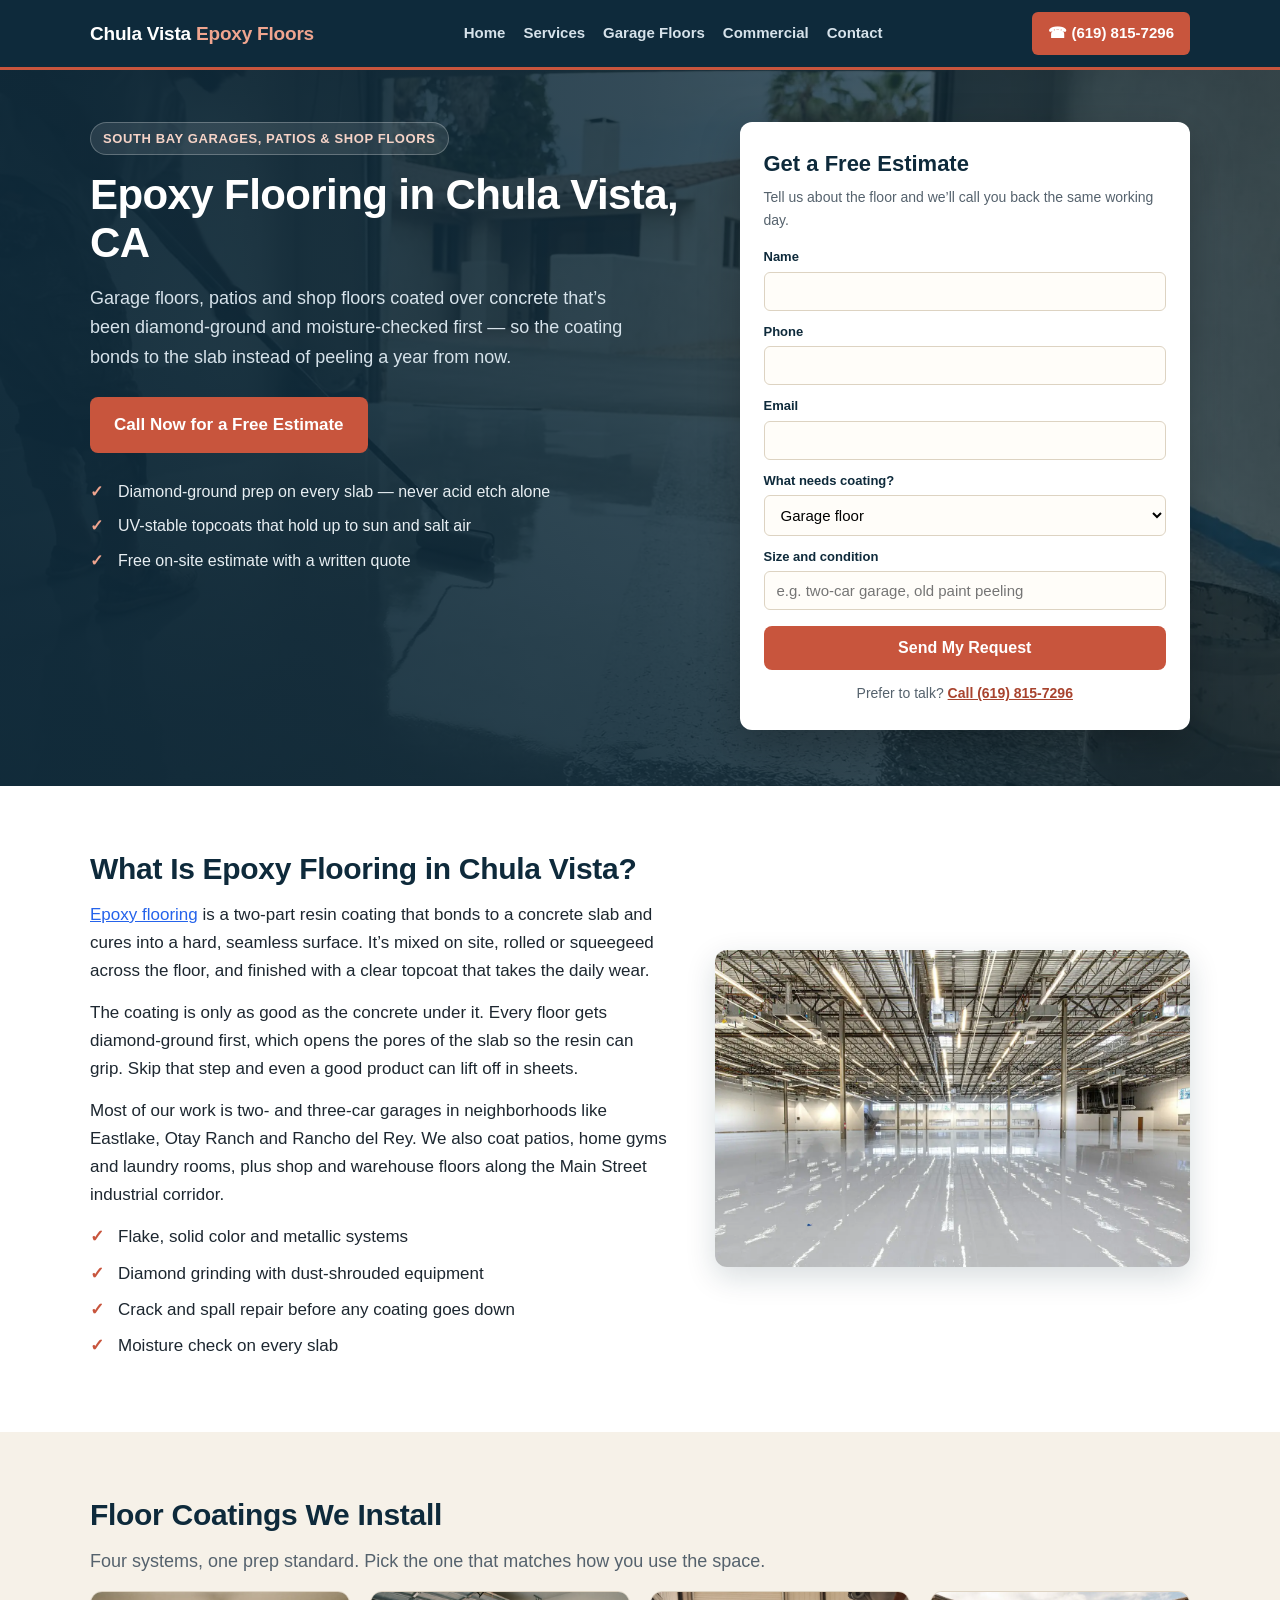
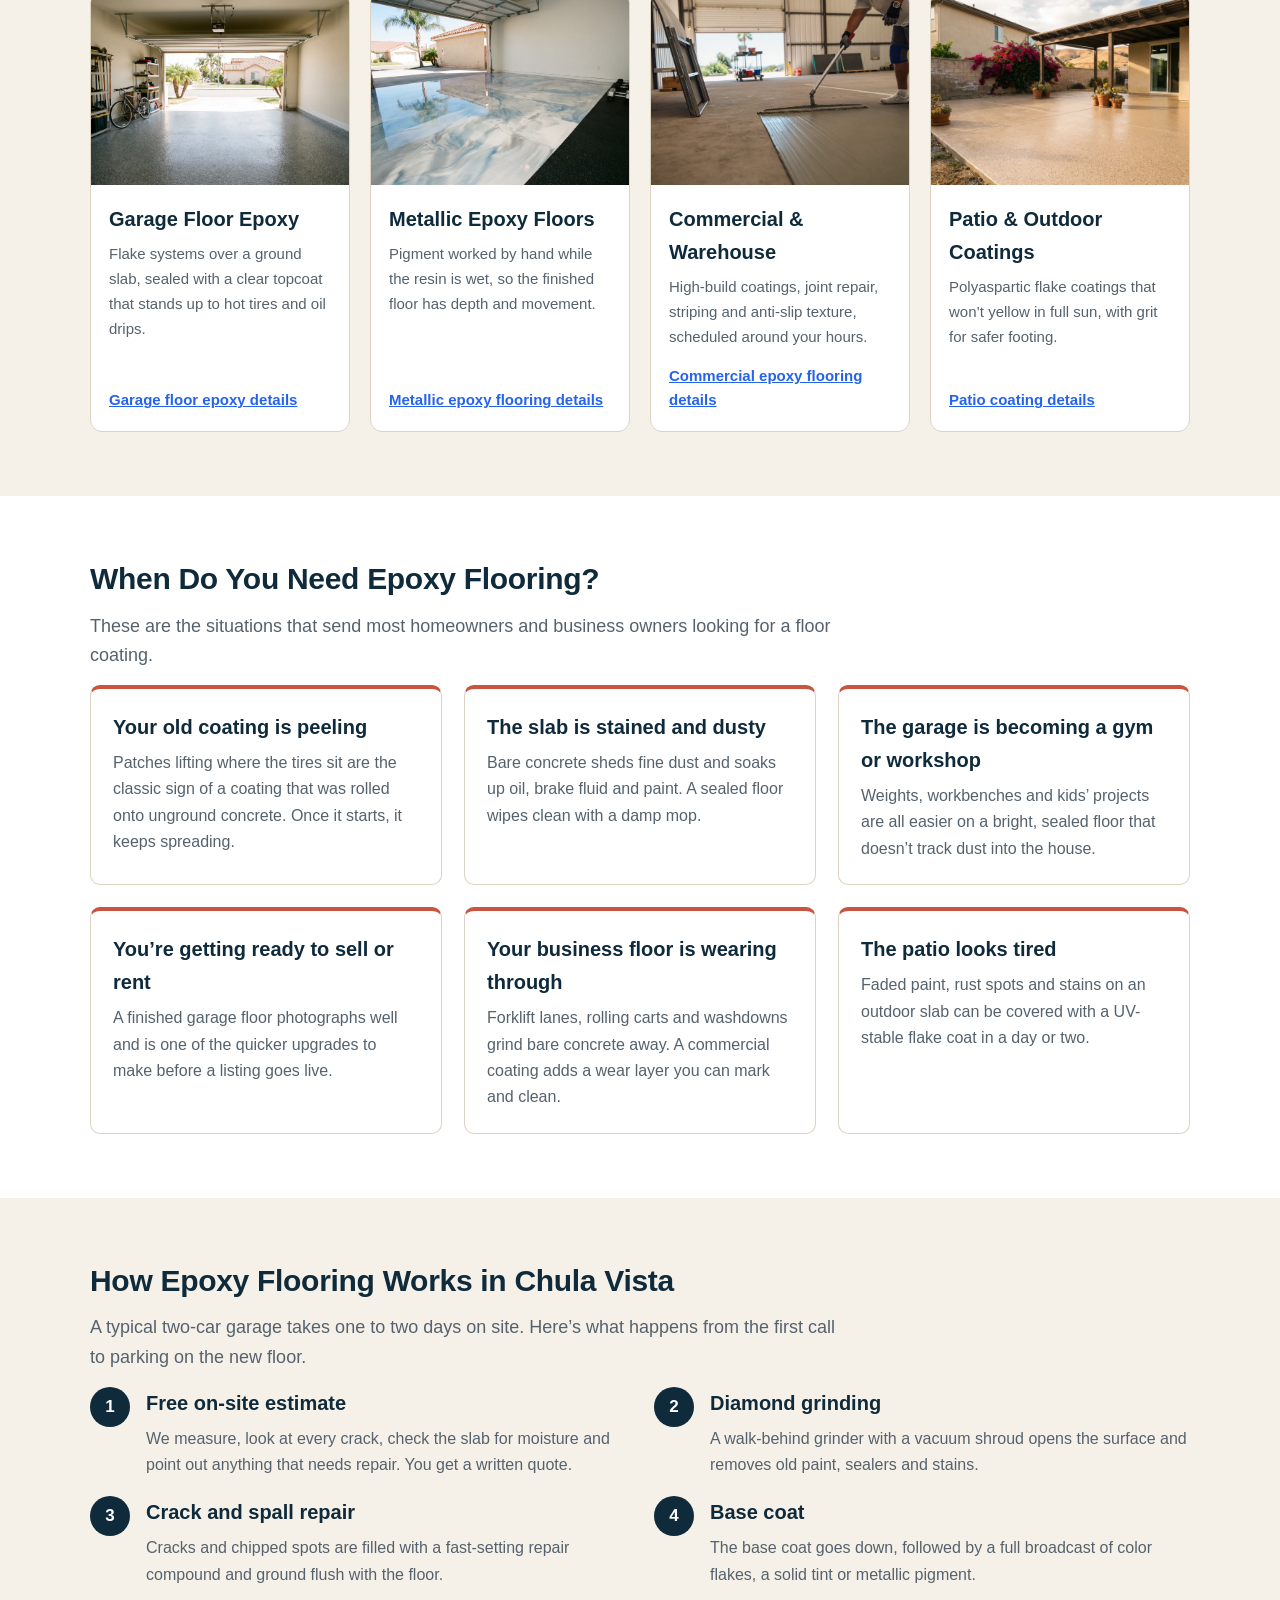
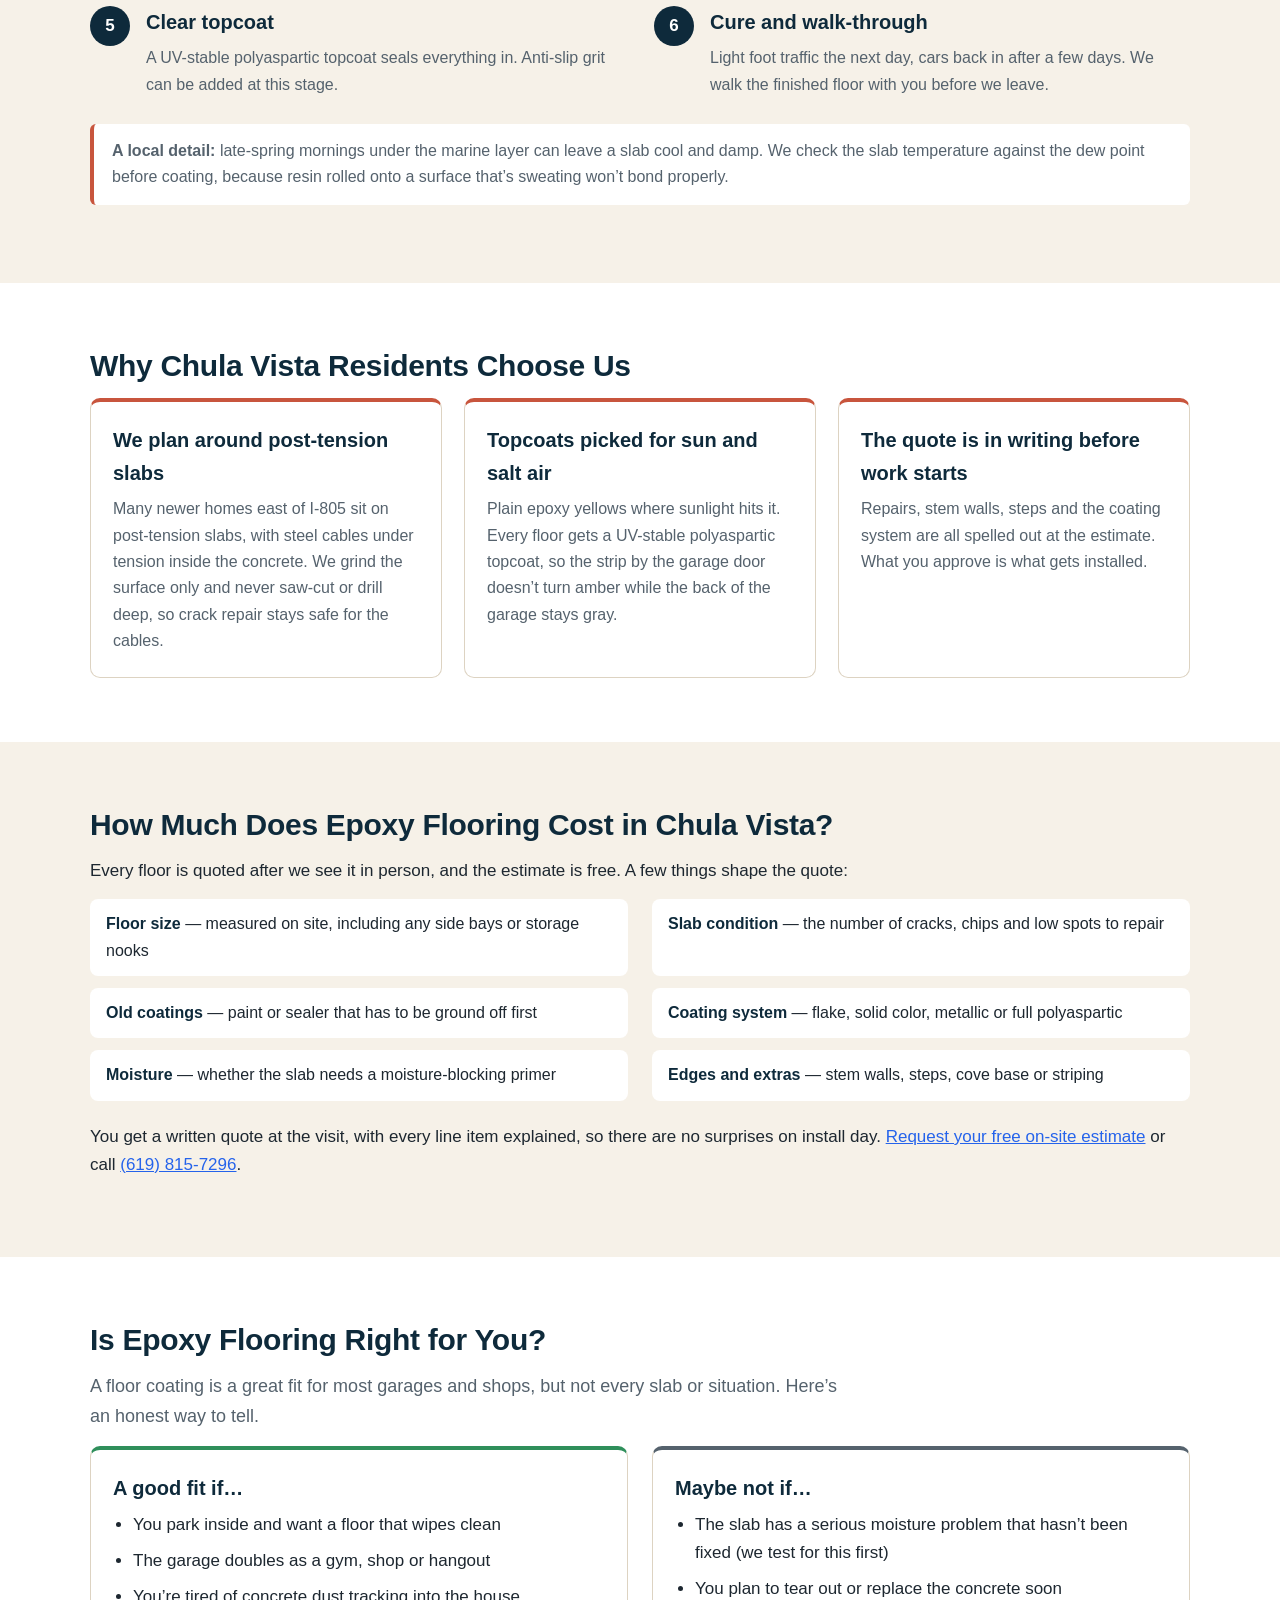
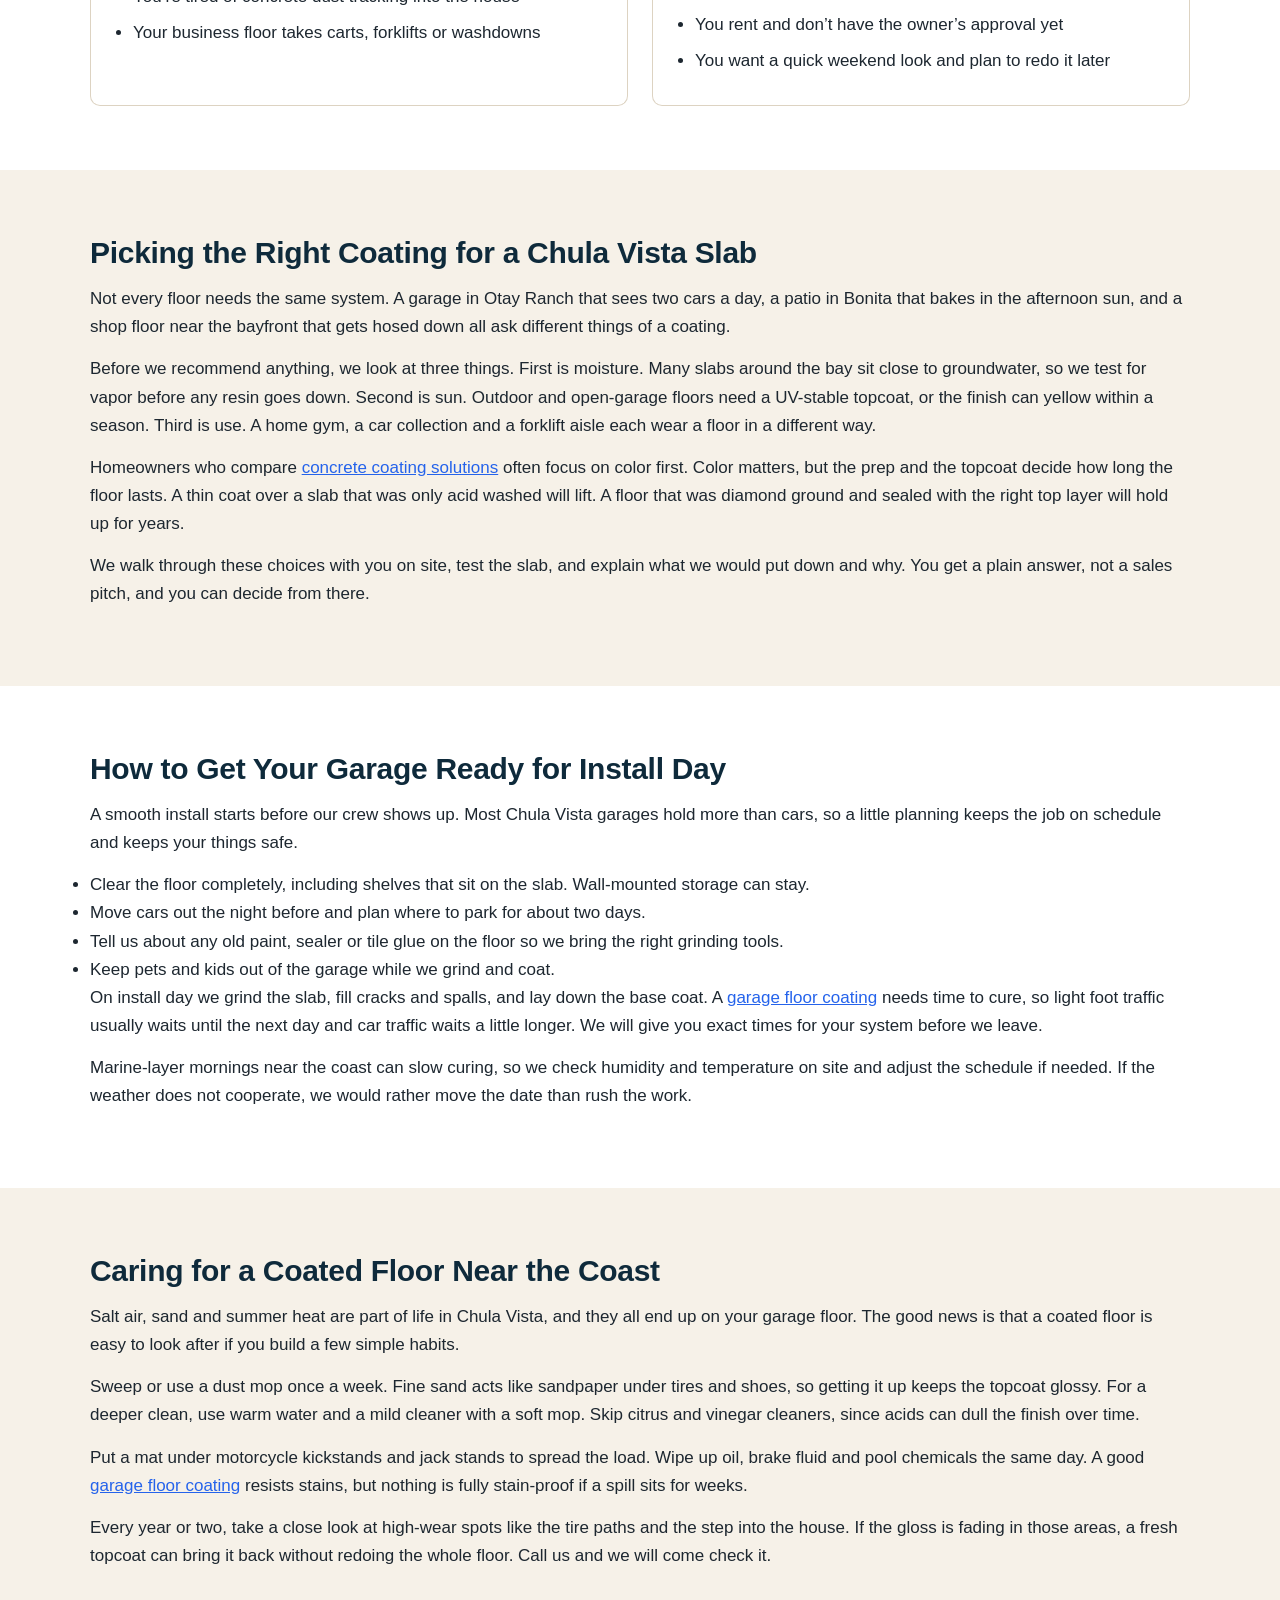
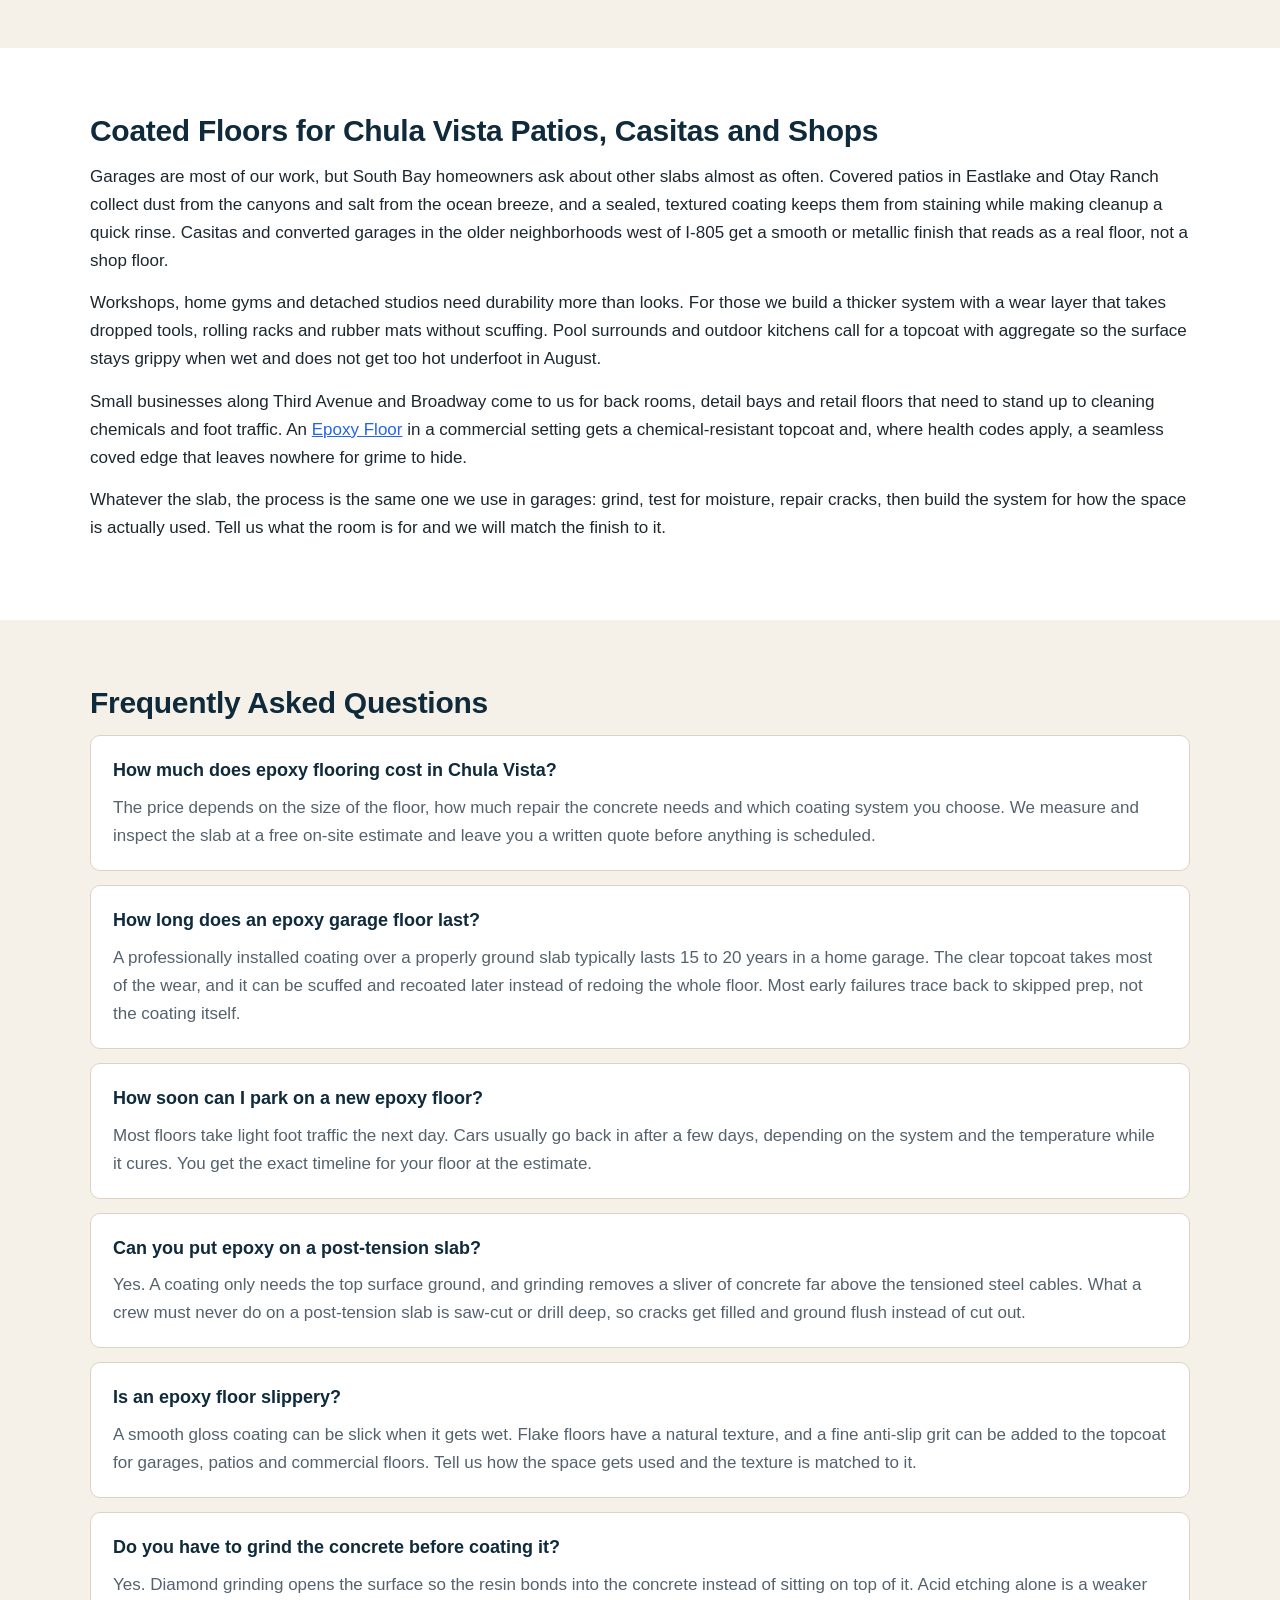
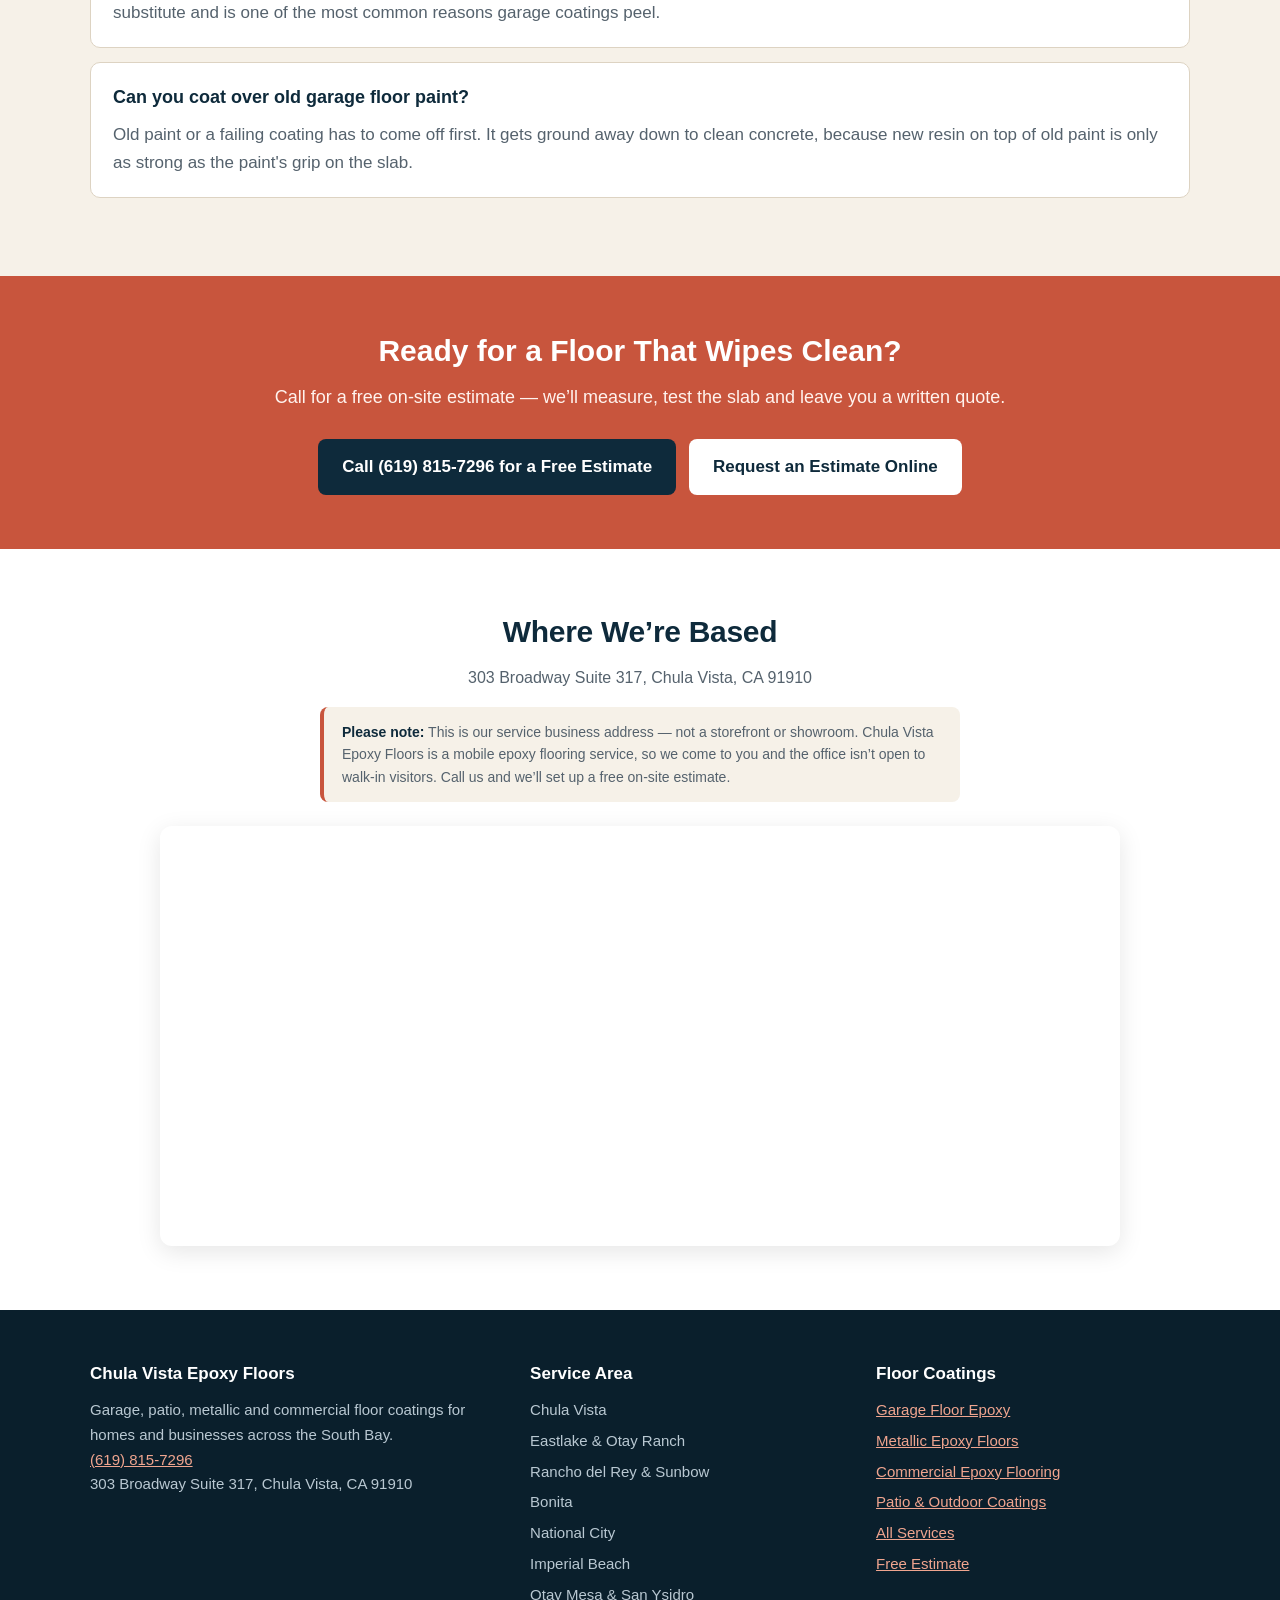
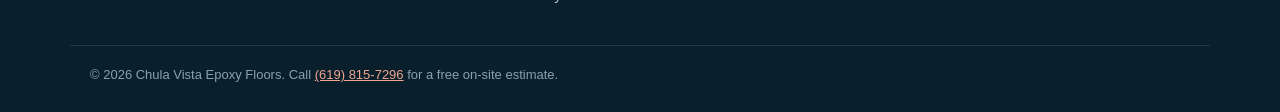
<file: index.html>
<!DOCTYPE html>
<html lang="en">
<head>
<meta charset="utf-8">
<meta name="viewport" content="width=device-width, initial-scale=1">
<title>Epoxy Flooring in Chula Vista, CA | Free On-Site Estimates</title>
<meta name="description" content="Epoxy flooring in Chula Vista, CA. Diamond-ground garage, patio and shop floor coatings with UV-stable topcoats. Free estimate: (619) 815-7296.">
<link rel="canonical" href="https://www.chulavistaepoxyfloors.com/">
<link rel="stylesheet" href="styles.css">
<script type="application/ld+json">
{
  "@context": "https://schema.org",
  "@type": "LocalBusiness",
  "name": "Chula Vista Epoxy Floors",
  "telephone": "+1-619-815-7296",
  "url": "https://www.chulavistaepoxyfloors.com/",
  "image": "https://www.chulavistaepoxyfloors.com/epoxy-flooring-chula-vista-hero.webp",
  "address": {
    "@type": "PostalAddress",
    "streetAddress": "303 Broadway Suite 317",
    "addressLocality": "Chula Vista",
    "addressRegion": "CA",
    "postalCode": "91910",
    "addressCountry": "US"
  },
  "areaServed": "Chula Vista, CA",
  "description": "Epoxy flooring in Chula Vista, CA",
  "openingHours": "Mo-Fr 08:00-18:00"
}
</script>
<script type="application/ld+json">
{
  "@context": "https://schema.org",
  "@type": "FAQPage",
  "mainEntity": [
    {
      "@type": "Question",
      "name": "How much does epoxy flooring cost in Chula Vista?",
      "acceptedAnswer": {
        "@type": "Answer",
        "text": "The price depends on the size of the floor, how much repair the concrete needs and which coating system you choose. We measure and inspect the slab at a free on-site estimate and leave you a written quote before anything is scheduled."
      }
    },
    {
      "@type": "Question",
      "name": "How long does an epoxy garage floor last?",
      "acceptedAnswer": {
        "@type": "Answer",
        "text": "A professionally installed coating over a properly ground slab typically lasts 15 to 20 years in a home garage. The clear topcoat takes most of the wear, and it can be scuffed and recoated later instead of redoing the whole floor. Most early failures trace back to skipped prep, not the coating itself."
      }
    },
    {
      "@type": "Question",
      "name": "How soon can I park on a new epoxy floor?",
      "acceptedAnswer": {
        "@type": "Answer",
        "text": "Most floors take light foot traffic the next day. Cars usually go back in after a few days, depending on the system and the temperature while it cures. You get the exact timeline for your floor at the estimate."
      }
    },
    {
      "@type": "Question",
      "name": "Can you put epoxy on a post-tension slab?",
      "acceptedAnswer": {
        "@type": "Answer",
        "text": "Yes. A coating only needs the top surface ground, and grinding removes a sliver of concrete far above the tensioned steel cables. What a crew must never do on a post-tension slab is saw-cut or drill deep, so cracks get filled and ground flush instead of cut out."
      }
    },
    {
      "@type": "Question",
      "name": "Is an epoxy floor slippery?",
      "acceptedAnswer": {
        "@type": "Answer",
        "text": "A smooth gloss coating can be slick when it gets wet. Flake floors have a natural texture, and a fine anti-slip grit can be added to the topcoat for garages, patios and commercial floors. Tell us how the space gets used and the texture is matched to it."
      }
    },
    {
      "@type": "Question",
      "name": "Do you have to grind the concrete before coating it?",
      "acceptedAnswer": {
        "@type": "Answer",
        "text": "Yes. Diamond grinding opens the surface so the resin bonds into the concrete instead of sitting on top of it. Acid etching alone is a weaker substitute and is one of the most common reasons garage coatings peel."
      }
    },
    {
      "@type": "Question",
      "name": "Can you coat over old garage floor paint?",
      "acceptedAnswer": {
        "@type": "Answer",
        "text": "Old paint or a failing coating has to come off first. It gets ground away down to clean concrete, because new resin on top of old paint is only as strong as the paint's grip on the slab."
      }
    }
  ]
}
</script>
</head>
<body>

<!-- NAV -->
<nav class="nav">
  <div class="nav-inner">
    <a class="brand" href="/">Chula Vista <span>Epoxy Floors</span></a>
    <div class="nav-links">
      <a href="/">Home</a>
      <a href="services.html">Services</a>
      <a href="garage-floor-epoxy-chula-vista.html">Garage Floors</a>
      <a href="commercial-epoxy-flooring-chula-vista.html">Commercial</a>
      <a href="contact.html">Contact</a>
    </div>
    <a class="nav-cta" href="tel:+16198157296">&#9742; (619) 815-7296</a>
  </div>
</nav>

<header class="hero" style="background:linear-gradient(90deg,rgba(14,42,59,0.93) 0%,rgba(14,42,59,0.84) 50%,rgba(14,42,59,0.62) 100%),url('epoxy-flooring-chula-vista-hero.webp') center/cover no-repeat;">
  <div class="wrap hero-grid">
    <div class="hero-copy">
      <span class="eyebrow">South Bay garages, patios &amp; shop floors</span>
      <h1>Epoxy Flooring in Chula Vista, CA</h1>
      <p class="hero-sub">Garage floors, patios and shop floors coated over concrete that&rsquo;s been diamond-ground and moisture-checked first &mdash; so the coating bonds to the slab instead of peeling a year from now.</p>
      <a class="btn" href="tel:+16198157296">Call Now for a Free Estimate</a>
      <ul class="hero-points">
        <li>Diamond-ground prep on every slab &mdash; never acid etch alone</li>
        <li>UV-stable topcoats that hold up to sun and salt air</li>
        <li>Free on-site estimate with a written quote</li>
      </ul>
    </div>
    <div class="hero-form">
      <h2>Get a Free Estimate</h2>
      <p class="form-note">Tell us about the floor and we&rsquo;ll call you back the same working day.</p>
      <form action="https://formspree.io/f/mppwvgqw" method="POST">
        <input type="hidden" name="_subject" value="New Lead &mdash; Epoxy Flooring in Chula Vista">
        <label for="hf-name">Name</label>
        <input type="text" id="hf-name" name="name" autocomplete="name" required>
        <label for="hf-phone">Phone</label>
        <input type="tel" id="hf-phone" name="phone" autocomplete="tel" required>
        <label for="hf-email">Email</label>
        <input type="email" id="hf-email" name="email" autocomplete="email">
        <label for="hf-service">What needs coating?</label>
        <select id="hf-service" name="service">
          <option>Garage floor</option>
          <option>Metallic epoxy floor</option>
          <option>Patio or outdoor concrete</option>
          <option>Commercial or warehouse floor</option>
          <option>Other / not sure</option>
        </select>
        <label for="hf-details">Size and condition</label>
        <input type="text" id="hf-details" name="details" placeholder="e.g. two-car garage, old paint peeling">
        <input type="text" name="_gotcha" style="display:none" tabindex="-1" autocomplete="off">
        <button type="submit">Send My Request</button>
      </form>
      <p class="form-alt">Prefer to talk? <a href="tel:+16198157296">Call (619) 815-7296</a></p>
    </div>
  </div>
</header>

<!-- WHAT IS IT -->
<section class="section">
  <div class="wrap grid2">
    <div>
      <h2>What Is Epoxy Flooring in Chula Vista?</h2>
      <p><a href="https://www.swanepoxyflooring.com/">Epoxy flooring</a> is a two-part resin coating that bonds to a concrete slab and cures into a hard, seamless surface. It&rsquo;s mixed on site, rolled or squeegeed across the floor, and finished with a clear topcoat that takes the daily wear.</p>
      <p>The coating is only as good as the concrete under it. Every floor gets diamond-ground first, which opens the pores of the slab so the resin can grip. Skip that step and even a good product can lift off in sheets.</p>
      <p>Most of our work is two- and three-car garages in neighborhoods like Eastlake, Otay Ranch and Rancho del Rey. We also coat patios, home gyms and laundry rooms, plus shop and warehouse floors along the Main Street industrial corridor.</p>
      <ul class="checks">
        <li>Flake, solid color and metallic systems</li>
        <li>Diamond grinding with dust-shrouded equipment</li>
        <li>Crack and spall repair before any coating goes down</li>
        <li>Moisture check on every slab</li>
      </ul>
    </div>
    <div class="figure">
      <img src="epoxy-floor-finish-chula-vista.webp" alt="Glossy epoxy floor coating reflecting rows of overhead lights" width="1280" height="854" loading="lazy">
    </div>
  </div>
</section>

<!-- SERVICES GRID -->
<section class="section alt">
  <div class="wrap">
    <h2>Floor Coatings We Install</h2>
    <p class="lead">Four systems, one prep standard. Pick the one that matches how you use the space.</p>
    <div class="svc-grid">
      <div class="svc-card">
        <img src="garage-floor-epoxy-chula-vista.webp" alt="Gray flake epoxy floor in a two-car garage with the door open" width="1600" height="1073" loading="lazy">
        <div class="svc-body">
          <h3>Garage Floor Epoxy</h3>
          <p>Flake systems over a ground slab, sealed with a clear topcoat that stands up to hot tires and oil drips.</p>
          <a class="svc-link" href="garage-floor-epoxy-chula-vista.html">Garage floor epoxy details</a>
        </div>
      </div>
      <div class="svc-card">
        <img src="metallic-epoxy-floor-chula-vista.webp" alt="Pearl and blue metallic epoxy floor in a garage home gym" width="1600" height="1073" loading="lazy">
        <div class="svc-body">
          <h3>Metallic Epoxy Floors</h3>
          <p>Pigment worked by hand while the resin is wet, so the finished floor has depth and movement.</p>
          <a class="svc-link" href="metallic-epoxy-flooring-chula-vista.html">Metallic epoxy flooring details</a>
        </div>
      </div>
      <div class="svc-card">
        <img src="commercial-epoxy-flooring-chula-vista.webp" alt="Installer spreading gray epoxy with a notched squeegee in a warehouse" width="1600" height="1067" loading="lazy">
        <div class="svc-body">
          <h3>Commercial &amp; Warehouse</h3>
          <p>High-build coatings, joint repair, striping and anti-slip texture, scheduled around your hours.</p>
          <a class="svc-link" href="commercial-epoxy-flooring-chula-vista.html">Commercial epoxy flooring details</a>
        </div>
      </div>
      <div class="svc-card">
        <img src="patio-coating-chula-vista.webp" alt="Sand-colored flake coating on a backyard patio under a pergola" width="1280" height="956" loading="lazy">
        <div class="svc-body">
          <h3>Patio &amp; Outdoor Coatings</h3>
          <p>Polyaspartic flake coatings that won&rsquo;t yellow in full sun, with grit for safer footing.</p>
          <a class="svc-link" href="patio-coating-chula-vista.html">Patio coating details</a>
        </div>
      </div>
    </div>
  </div>
</section>

<!-- WHEN -->
<section class="section">
  <div class="wrap">
    <h2>When Do You Need Epoxy Flooring?</h2>
    <p class="lead">These are the situations that send most homeowners and business owners looking for a floor coating.</p>
    <div class="cards3">
      <div class="card">
        <h3>Your old coating is peeling</h3>
        <p>Patches lifting where the tires sit are the classic sign of a coating that was rolled onto unground concrete. Once it starts, it keeps spreading.</p>
      </div>
      <div class="card">
        <h3>The slab is stained and dusty</h3>
        <p>Bare concrete sheds fine dust and soaks up oil, brake fluid and paint. A sealed floor wipes clean with a damp mop.</p>
      </div>
      <div class="card">
        <h3>The garage is becoming a gym or workshop</h3>
        <p>Weights, workbenches and kids&rsquo; projects are all easier on a bright, sealed floor that doesn&rsquo;t track dust into the house.</p>
      </div>
      <div class="card">
        <h3>You&rsquo;re getting ready to sell or rent</h3>
        <p>A finished garage floor photographs well and is one of the quicker upgrades to make before a listing goes live.</p>
      </div>
      <div class="card">
        <h3>Your business floor is wearing through</h3>
        <p>Forklift lanes, rolling carts and washdowns grind bare concrete away. A commercial coating adds a wear layer you can mark and clean.</p>
      </div>
      <div class="card">
        <h3>The patio looks tired</h3>
        <p>Faded paint, rust spots and stains on an outdoor slab can be covered with a UV-stable flake coat in a day or two.</p>
      </div>
    </div>
  </div>
</section>

<!-- HOW IT WORKS -->
<section class="section alt">
  <div class="wrap">
    <h2>How Epoxy Flooring Works in Chula Vista</h2>
    <p class="lead">A typical two-car garage takes one to two days on site. Here&rsquo;s what happens from the first call to parking on the new floor.</p>
    <ol class="steps">
      <li><h3>Free on-site estimate</h3><p>We measure, look at every crack, check the slab for moisture and point out anything that needs repair. You get a written quote.</p></li>
      <li><h3>Diamond grinding</h3><p>A walk-behind grinder with a vacuum shroud opens the surface and removes old paint, sealers and stains.</p></li>
      <li><h3>Crack and spall repair</h3><p>Cracks and chipped spots are filled with a fast-setting repair compound and ground flush with the floor.</p></li>
      <li><h3>Base coat</h3><p>The base coat goes down, followed by a full broadcast of color flakes, a solid tint or metallic pigment.</p></li>
      <li><h3>Clear topcoat</h3><p>A UV-stable polyaspartic topcoat seals everything in. Anti-slip grit can be added at this stage.</p></li>
      <li><h3>Cure and walk-through</h3><p>Light foot traffic the next day, cars back in after a few days. We walk the finished floor with you before we leave.</p></li>
    </ol>
    <p class="note"><strong>A local detail:</strong> late-spring mornings under the marine layer can leave a slab cool and damp. We check the slab temperature against the dew point before coating, because resin rolled onto a surface that&rsquo;s sweating won&rsquo;t bond properly.</p>
  </div>
</section>

<!-- WHY US -->
<section class="section">
  <div class="wrap">
    <h2>Why Chula Vista Residents Choose Us</h2>
    <div class="cards3">
      <div class="card">
        <h3>We plan around post-tension slabs</h3>
        <p>Many newer homes east of I-805 sit on post-tension slabs, with steel cables under tension inside the concrete. We grind the surface only and never saw-cut or drill deep, so crack repair stays safe for the cables.</p>
      </div>
      <div class="card">
        <h3>Topcoats picked for sun and salt air</h3>
        <p>Plain epoxy yellows where sunlight hits it. Every floor gets a UV-stable polyaspartic topcoat, so the strip by the garage door doesn&rsquo;t turn amber while the back of the garage stays gray.</p>
      </div>
      <div class="card">
        <h3>The quote is in writing before work starts</h3>
        <p>Repairs, stem walls, steps and the coating system are all spelled out at the estimate. What you approve is what gets installed.</p>
      </div>
    </div>
  </div>
</section>

<!-- COST -->
<section class="section alt">
  <div class="wrap">
    <h2>How Much Does Epoxy Flooring Cost in Chula Vista?</h2>
    <p>Every floor is quoted after we see it in person, and the estimate is free. A few things shape the quote:</p>
    <ul class="factors">
      <li><strong>Floor size</strong> &mdash; measured on site, including any side bays or storage nooks</li>
      <li><strong>Slab condition</strong> &mdash; the number of cracks, chips and low spots to repair</li>
      <li><strong>Old coatings</strong> &mdash; paint or sealer that has to be ground off first</li>
      <li><strong>Coating system</strong> &mdash; flake, solid color, metallic or full polyaspartic</li>
      <li><strong>Moisture</strong> &mdash; whether the slab needs a moisture-blocking primer</li>
      <li><strong>Edges and extras</strong> &mdash; stem walls, steps, cove base or striping</li>
    </ul>
    <p>You get a written quote at the visit, with every line item explained, so there are no surprises on install day. <a href="contact.html" style="color: #2563eb; text-decoration: underline;">Request your free on-site estimate</a> or call <a href="tel:+16198157296" style="color: #2563eb; text-decoration: underline;">(619) 815-7296</a>.</p>
  </div>
</section>

<!-- RIGHT FOR YOU -->
<section class="section">
  <div class="wrap">
    <h2>Is Epoxy Flooring Right for You?</h2>
    <p class="lead">A floor coating is a great fit for most garages and shops, but not every slab or situation. Here&rsquo;s an honest way to tell.</p>
    <div class="fit">
      <div class="fit-box fit-yes">
        <h3>A good fit if&hellip;</h3>
        <ul>
          <li>You park inside and want a floor that wipes clean</li>
          <li>The garage doubles as a gym, shop or hangout</li>
          <li>You&rsquo;re tired of concrete dust tracking into the house</li>
          <li>Your business floor takes carts, forklifts or washdowns</li>
        </ul>
      </div>
      <div class="fit-box fit-no">
        <h3>Maybe not if&hellip;</h3>
        <ul>
          <li>The slab has a serious moisture problem that hasn&rsquo;t been fixed (we test for this first)</li>
          <li>You plan to tear out or replace the concrete soon</li>
          <li>You rent and don&rsquo;t have the owner&rsquo;s approval yet</li>
          <li>You want a quick weekend look and plan to redo it later</li>
        </ul>
      </div>
    </div>
  </div>
</section>

<section class="section alt">
  <div class="wrap">
    <h2>Picking the Right Coating for a Chula Vista Slab</h2>
    <p>Not every floor needs the same system. A garage in Otay Ranch that sees two cars a day, a patio in Bonita that bakes in the afternoon sun, and a shop floor near the bayfront that gets hosed down all ask different things of a coating.</p>
    <p>Before we recommend anything, we look at three things. First is moisture. Many slabs around the bay sit close to groundwater, so we test for vapor before any resin goes down. Second is sun. Outdoor and open-garage floors need a UV-stable topcoat, or the finish can yellow within a season. Third is use. A home gym, a car collection and a forklift aisle each wear a floor in a different way.</p>
    <p>Homeowners who compare <a href="https://www.wylieepoxyflooring.com/">concrete coating solutions</a> often focus on color first. Color matters, but the prep and the topcoat decide how long the floor lasts. A thin coat over a slab that was only acid washed will lift. A floor that was diamond ground and sealed with the right top layer will hold up for years.</p>
    <p>We walk through these choices with you on site, test the slab, and explain what we would put down and why. You get a plain answer, not a sales pitch, and you can decide from there.</p>
  </div>
</section>

<section class="section">
  <div class="wrap">
    <h2>How to Get Your Garage Ready for Install Day</h2>
    <p>A smooth install starts before our crew shows up. Most Chula Vista garages hold more than cars, so a little planning keeps the job on schedule and keeps your things safe.</p>
    <ul>
      <li>Clear the floor completely, including shelves that sit on the slab. Wall-mounted storage can stay.</li>
      <li>Move cars out the night before and plan where to park for about two days.</li>
      <li>Tell us about any old paint, sealer or tile glue on the floor so we bring the right grinding tools.</li>
      <li>Keep pets and kids out of the garage while we grind and coat.</li>
    </ul>
    <p>On install day we grind the slab, fill cracks and spalls, and lay down the base coat. A <a href="https://www.portervilleepoxyflooring.com/">garage floor coating</a> needs time to cure, so light foot traffic usually waits until the next day and car traffic waits a little longer. We will give you exact times for your system before we leave.</p>
    <p>Marine-layer mornings near the coast can slow curing, so we check humidity and temperature on site and adjust the schedule if needed. If the weather does not cooperate, we would rather move the date than rush the work.</p>
  </div>
</section>

<section class="section alt">
  <div class="wrap">
    <h2>Caring for a Coated Floor Near the Coast</h2>
    <p>Salt air, sand and summer heat are part of life in Chula Vista, and they all end up on your garage floor. The good news is that a coated floor is easy to look after if you build a few simple habits.</p>
    <p>Sweep or use a dust mop once a week. Fine sand acts like sandpaper under tires and shoes, so getting it up keeps the topcoat glossy. For a deeper clean, use warm water and a mild cleaner with a soft mop. Skip citrus and vinegar cleaners, since acids can dull the finish over time.</p>
    <p>Put a mat under motorcycle kickstands and jack stands to spread the load. Wipe up oil, brake fluid and pool chemicals the same day. A good <a href="https://www.fremontepoxyflooring.com/">garage floor coating</a> resists stains, but nothing is fully stain-proof if a spill sits for weeks.</p>
    <p>Every year or two, take a close look at high-wear spots like the tire paths and the step into the house. If the gloss is fading in those areas, a fresh topcoat can bring it back without redoing the whole floor. Call us and we will come check it.</p>
  </div>
</section>

<section class="section">
  <div class="wrap">
    <h2>Coated Floors for Chula Vista Patios, Casitas and Shops</h2>
    <p>Garages are most of our work, but South Bay homeowners ask about other slabs almost as often. Covered patios in Eastlake and Otay Ranch collect dust from the canyons and salt from the ocean breeze, and a sealed, textured coating keeps them from staining while making cleanup a quick rinse. Casitas and converted garages in the older neighborhoods west of I-805 get a smooth or metallic finish that reads as a real floor, not a shop floor.</p>
    <p>Workshops, home gyms and detached studios need durability more than looks. For those we build a thicker system with a wear layer that takes dropped tools, rolling racks and rubber mats without scuffing. Pool surrounds and outdoor kitchens call for a topcoat with aggregate so the surface stays grippy when wet and does not get too hot underfoot in August.</p>
    <p>Small businesses along Third Avenue and Broadway come to us for back rooms, detail bays and retail floors that need to stand up to cleaning chemicals and foot traffic. An <a href="https://www.decaturepoxyflooring.com/">Epoxy Floor</a> in a commercial setting gets a chemical-resistant topcoat and, where health codes apply, a seamless coved edge that leaves nowhere for grime to hide.</p>
    <p>Whatever the slab, the process is the same one we use in garages: grind, test for moisture, repair cracks, then build the system for how the space is actually used. Tell us what the room is for and we will match the finish to it.</p>
  </div>
</section>

<!-- FAQ -->
<section class="section alt">
  <div class="wrap">
    <h2>Frequently Asked Questions</h2>
      <div class="faq-item">
        <h3>How much does epoxy flooring cost in Chula Vista?</h3>
        <p>The price depends on the size of the floor, how much repair the concrete needs and which coating system you choose. We measure and inspect the slab at a free on-site estimate and leave you a written quote before anything is scheduled.</p>
      </div>
      <div class="faq-item">
        <h3>How long does an epoxy garage floor last?</h3>
        <p>A professionally installed coating over a properly ground slab typically lasts 15 to 20 years in a home garage. The clear topcoat takes most of the wear, and it can be scuffed and recoated later instead of redoing the whole floor. Most early failures trace back to skipped prep, not the coating itself.</p>
      </div>
      <div class="faq-item">
        <h3>How soon can I park on a new epoxy floor?</h3>
        <p>Most floors take light foot traffic the next day. Cars usually go back in after a few days, depending on the system and the temperature while it cures. You get the exact timeline for your floor at the estimate.</p>
      </div>
      <div class="faq-item">
        <h3>Can you put epoxy on a post-tension slab?</h3>
        <p>Yes. A coating only needs the top surface ground, and grinding removes a sliver of concrete far above the tensioned steel cables. What a crew must never do on a post-tension slab is saw-cut or drill deep, so cracks get filled and ground flush instead of cut out.</p>
      </div>
      <div class="faq-item">
        <h3>Is an epoxy floor slippery?</h3>
        <p>A smooth gloss coating can be slick when it gets wet. Flake floors have a natural texture, and a fine anti-slip grit can be added to the topcoat for garages, patios and commercial floors. Tell us how the space gets used and the texture is matched to it.</p>
      </div>
      <div class="faq-item">
        <h3>Do you have to grind the concrete before coating it?</h3>
        <p>Yes. Diamond grinding opens the surface so the resin bonds into the concrete instead of sitting on top of it. Acid etching alone is a weaker substitute and is one of the most common reasons garage coatings peel.</p>
      </div>
      <div class="faq-item">
        <h3>Can you coat over old garage floor paint?</h3>
        <p>Old paint or a failing coating has to come off first. It gets ground away down to clean concrete, because new resin on top of old paint is only as strong as the paint's grip on the slab.</p>
      </div>
  </div>
</section>

<!-- CTA -->
<section class="cta-band">
  <div class="wrap">
    <h2>Ready for a Floor That Wipes Clean?</h2>
    <p>Call for a free on-site estimate &mdash; we&rsquo;ll measure, test the slab and leave you a written quote.</p>
    <a class="btn" href="tel:+16198157296">Call (619) 815-7296 for a Free Estimate</a>
    <a class="btn btn-light" href="contact.html">Request an Estimate Online</a>
  </div>
</section>

<!-- MAP / LOCATION -->
<section class="section">
  <div class="wrap" style="text-align:center;">
    <h2>Where We&rsquo;re Based</h2>
    <p style="color:var(--muted); font-size:16px; margin-bottom:16px;">303 Broadway Suite 317, Chula Vista, CA 91910</p>
    <p style="max-width:640px; margin:0 auto 24px; padding:14px 18px; background:var(--sand); border-left:4px solid var(--tile); border-radius:8px; font-size:14px; color:var(--muted); line-height:1.6; text-align:left;">
      <strong style="color:var(--navy);">Please note:</strong> This is our service business address &mdash; not a storefront or showroom. Chula Vista Epoxy Floors is a mobile epoxy flooring service, so we come to you and the office isn&rsquo;t open to walk-in visitors. Call us and we&rsquo;ll set up a free on-site estimate.
    </p>
    <div style="border-radius:12px; overflow:hidden; box-shadow:0 6px 24px rgba(0,0,0,0.10); max-width:960px; margin:0 auto;">
      <iframe title="Map to Chula Vista Epoxy Floors service address, 303 Broadway Suite 317, Chula Vista, CA 91910" src="https://www.google.com/maps?q=303%20Broadway%20Suite%20317%2C%20Chula%20Vista%2C%20CA%2091910&amp;output=embed" width="100%" height="420" style="border:0; display:block;" loading="lazy" referrerpolicy="no-referrer-when-downgrade" allowfullscreen></iframe>
    </div>
  </div>
</section>

<!-- FOOTER -->
<footer class="footer">
  <div class="wrap footer-grid">
    <div>
      <h3>Chula Vista Epoxy Floors</h3>
      <p>Garage, patio, metallic and commercial floor coatings for homes and businesses across the South Bay.</p>
      <p><a href="tel:+16198157296">(619) 815-7296</a></p>
      <p>303 Broadway Suite 317, Chula Vista, CA 91910</p>
    </div>
    <div>
      <h3>Service Area</h3>
      <ul>
        <li>Chula Vista</li>
        <li>Eastlake &amp; Otay Ranch</li>
        <li>Rancho del Rey &amp; Sunbow</li>
        <li>Bonita</li>
        <li>National City</li>
        <li>Imperial Beach</li>
        <li>Otay Mesa &amp; San Ysidro</li>
      </ul>
    </div>
    <div>
      <h3>Floor Coatings</h3>
      <ul>
        <li><a href="garage-floor-epoxy-chula-vista.html">Garage Floor Epoxy</a></li>
        <li><a href="metallic-epoxy-flooring-chula-vista.html">Metallic Epoxy Floors</a></li>
        <li><a href="commercial-epoxy-flooring-chula-vista.html">Commercial Epoxy Flooring</a></li>
        <li><a href="patio-coating-chula-vista.html">Patio &amp; Outdoor Coatings</a></li>
        <li><a href="services.html">All Services</a></li>
        <li><a href="contact.html">Free Estimate</a></li>
      </ul>
    </div>
  </div>
  <div class="wrap footer-bottom">&copy; 2026 Chula Vista Epoxy Floors. Call <a href="tel:+16198157296">(619) 815-7296</a> for a free on-site estimate.</div>
</footer>

</body>
</html>
</file>
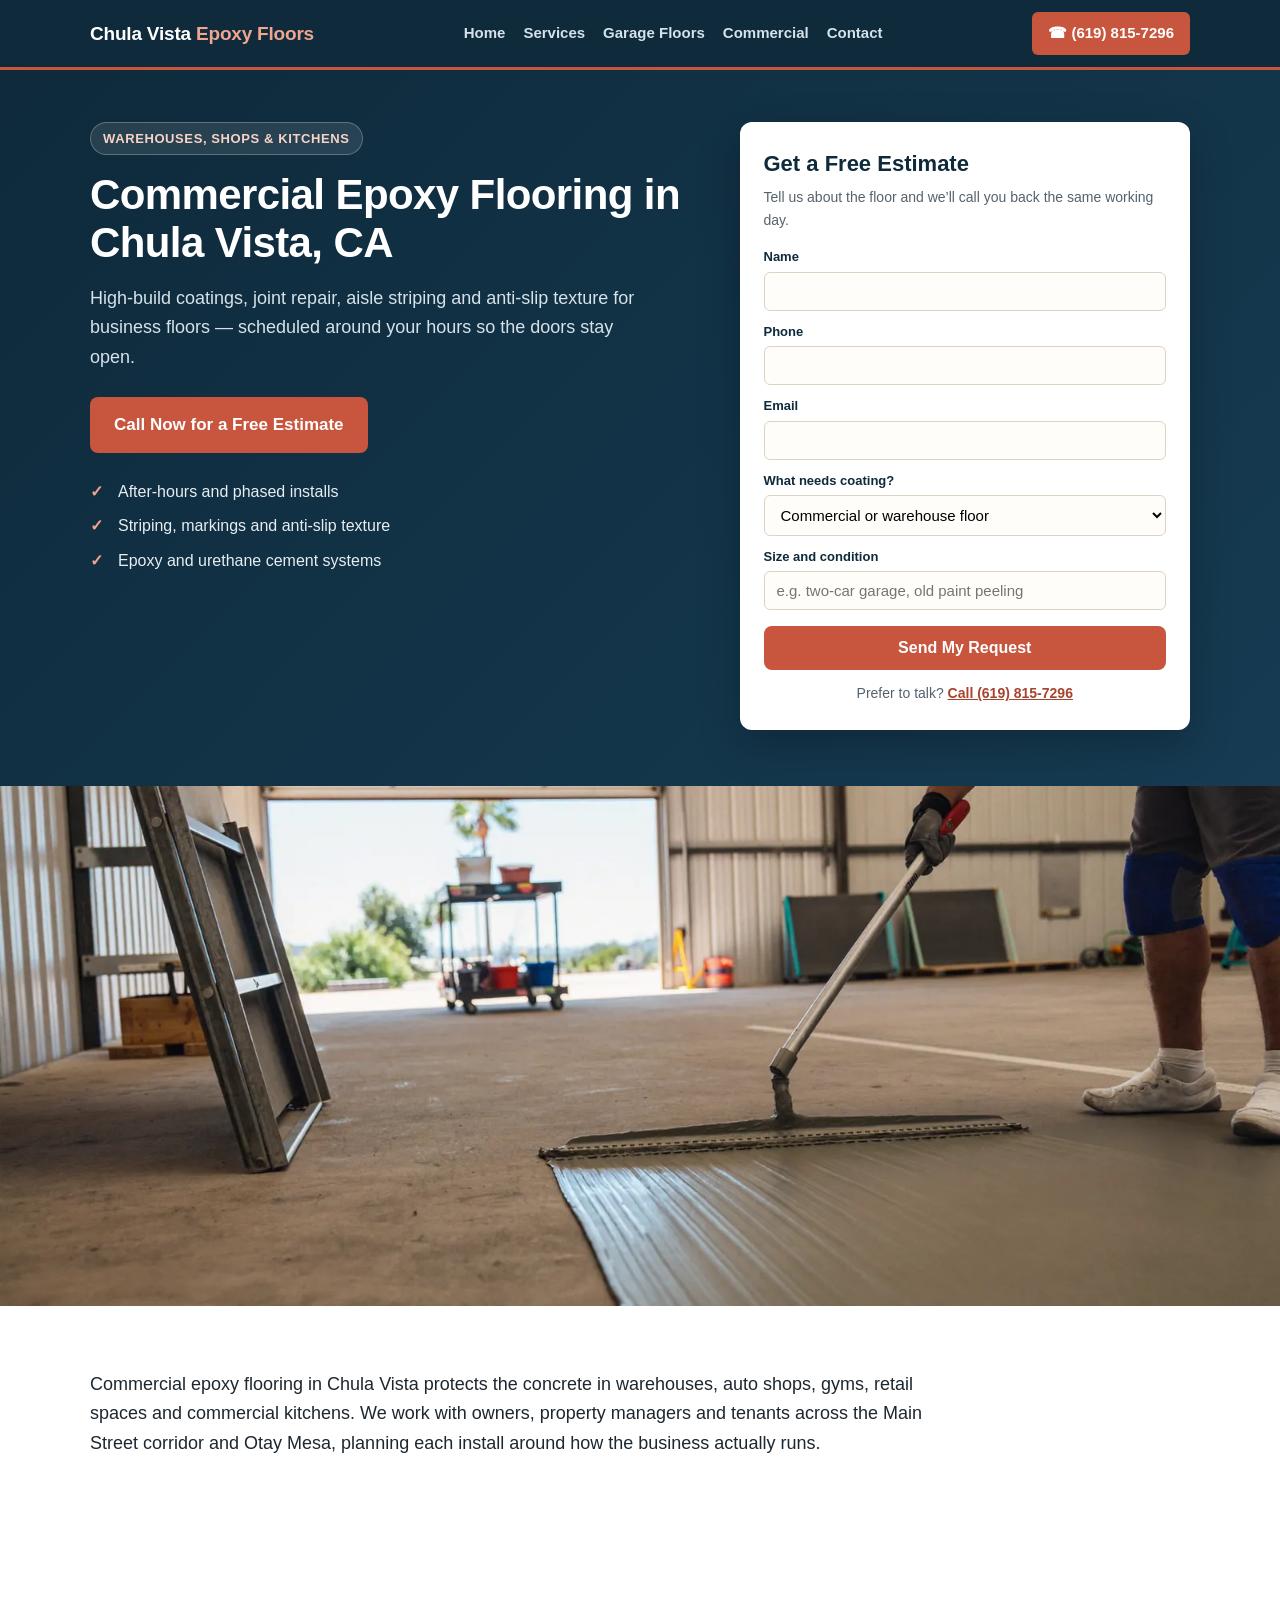
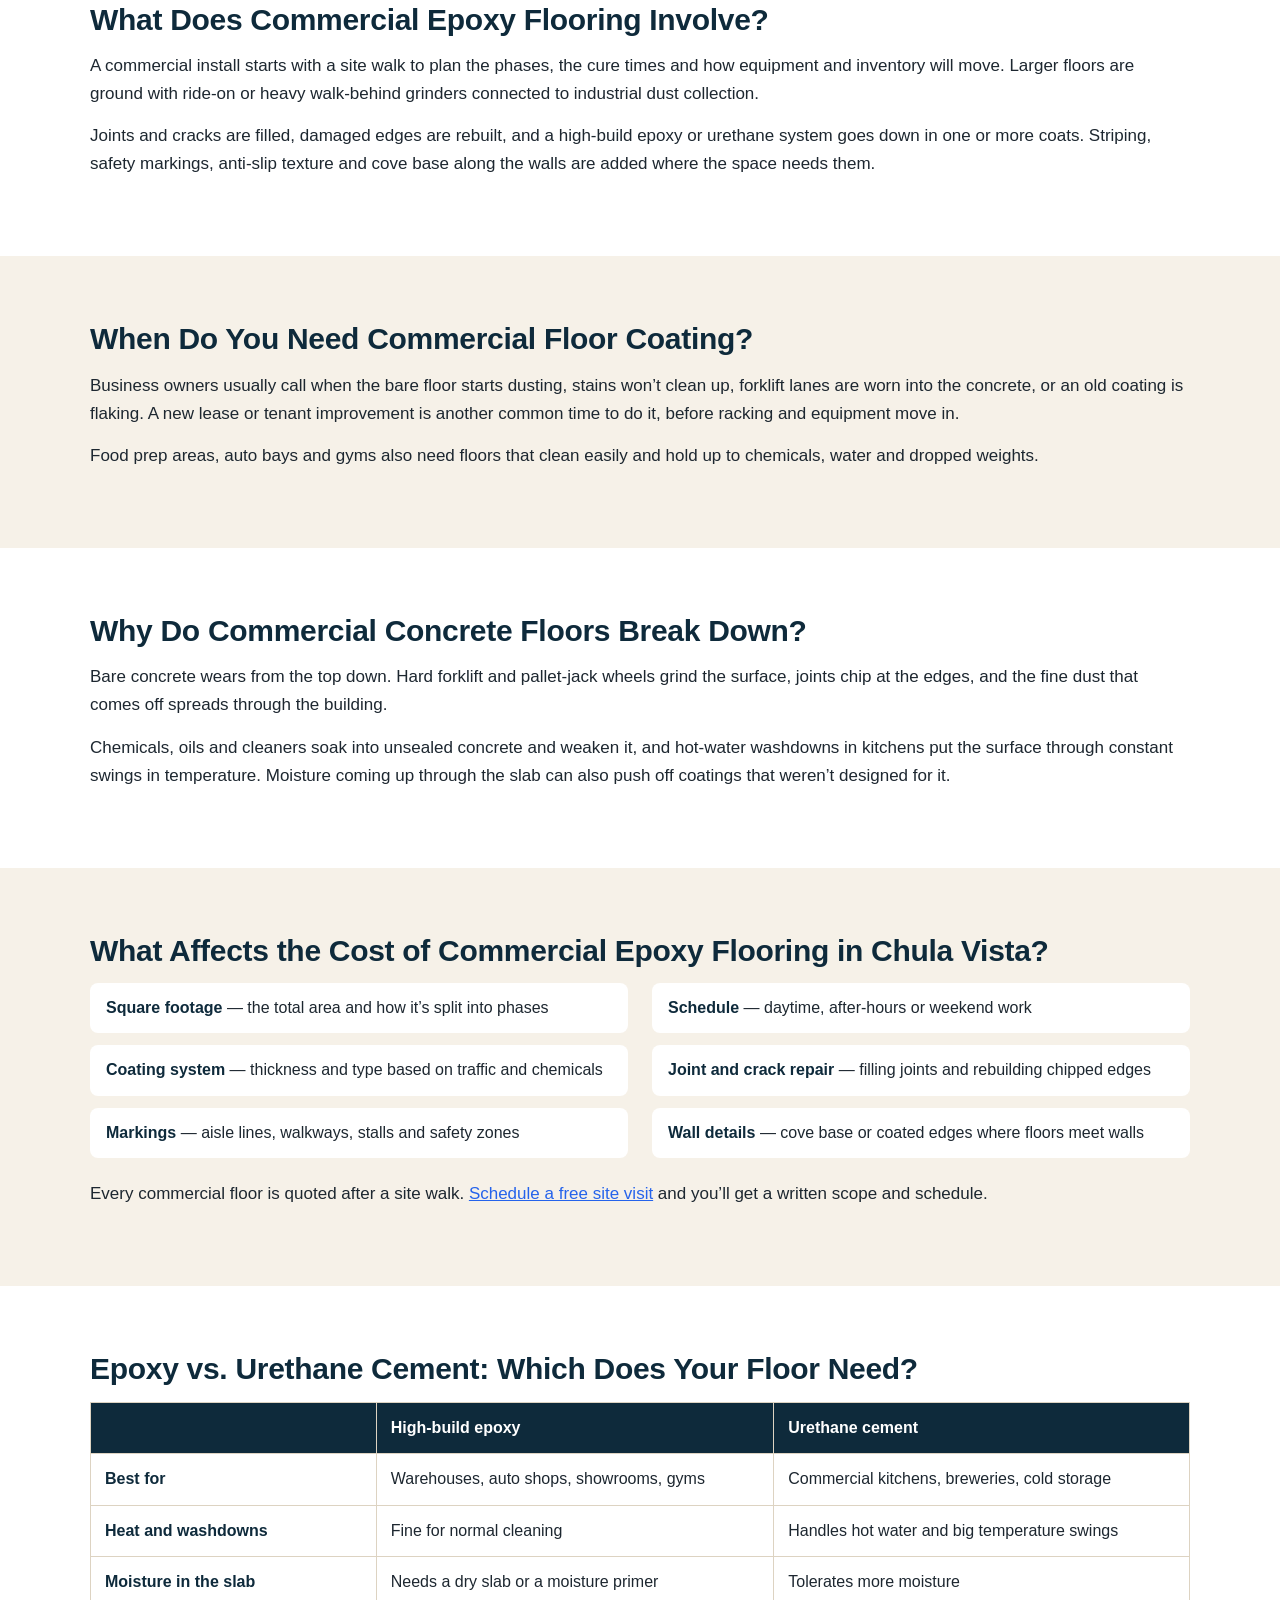
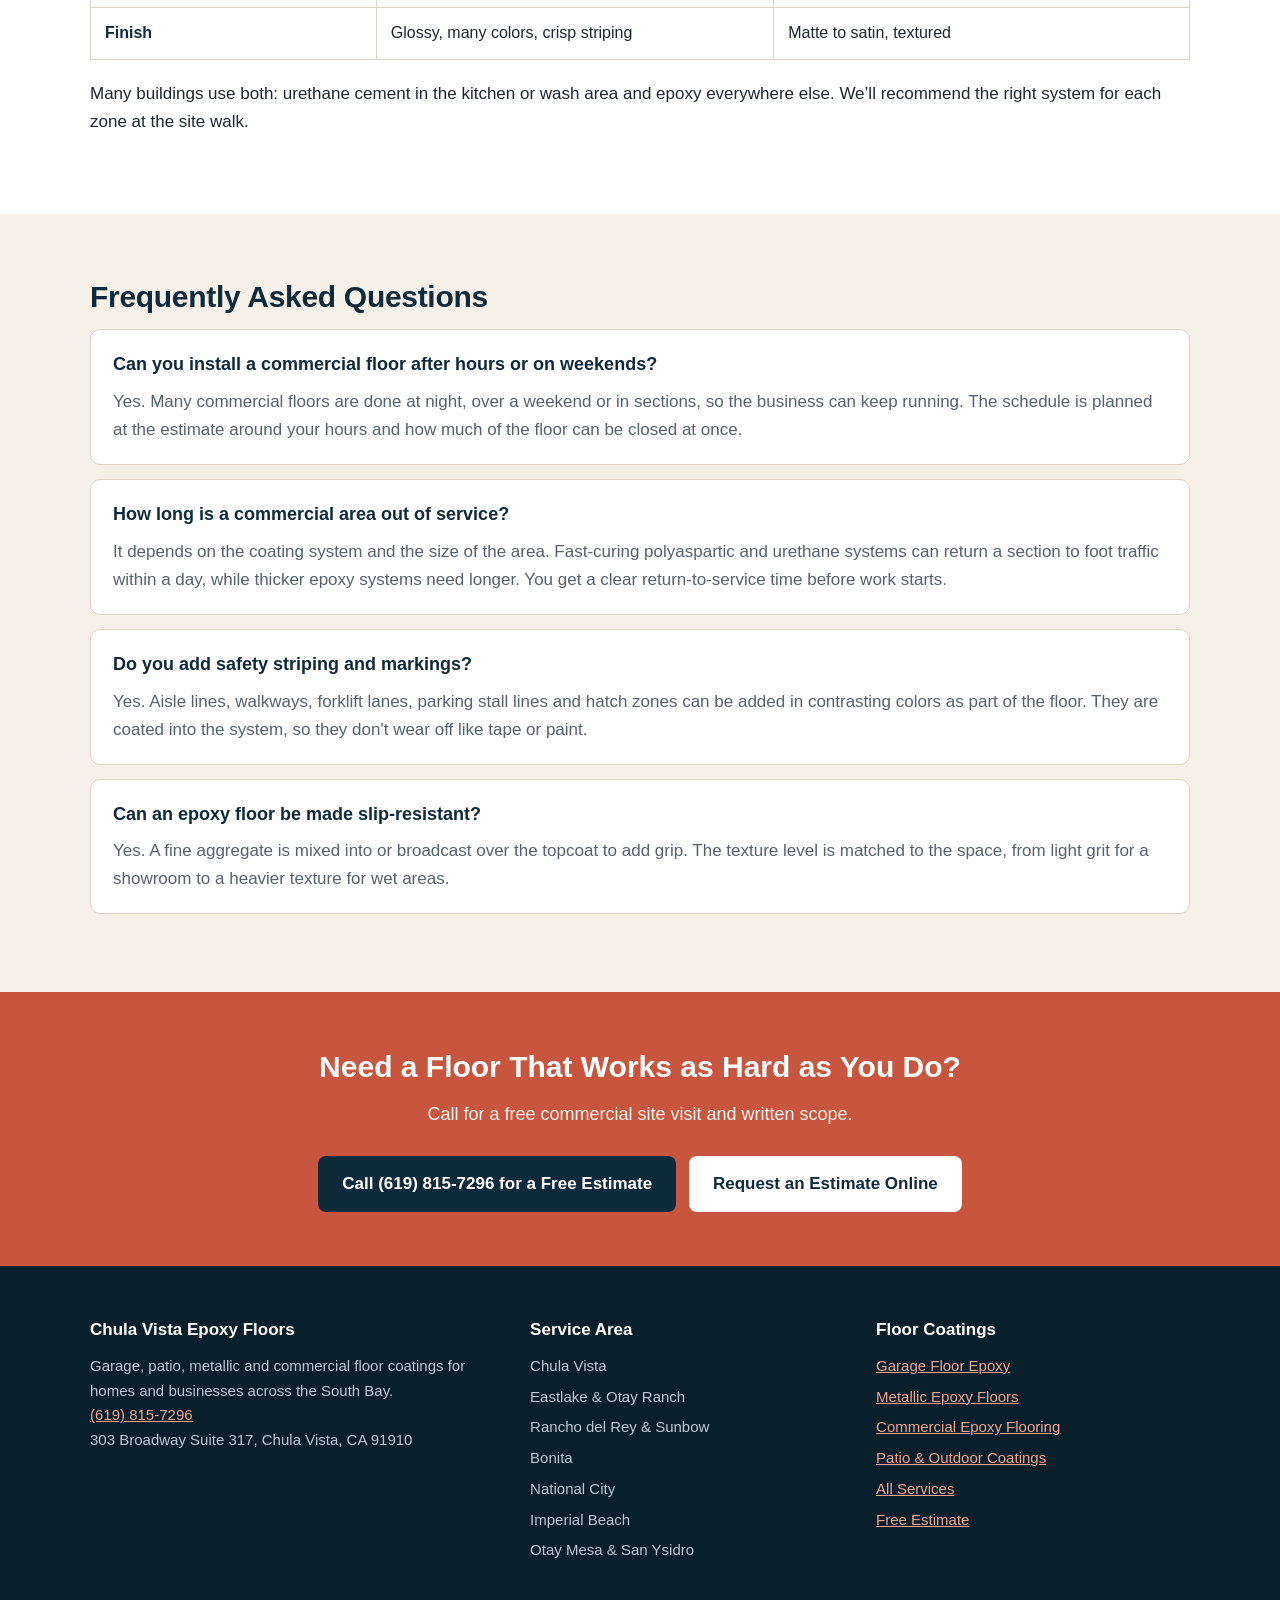
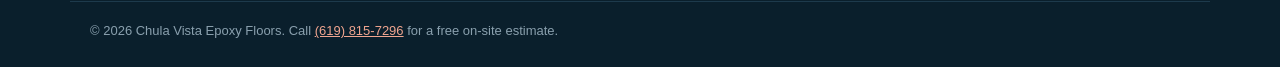
<file: commercial-epoxy-flooring-chula-vista.html>
<!DOCTYPE html>
<html lang="en">
<head>
<meta charset="utf-8">
<meta name="viewport" content="width=device-width, initial-scale=1">
<title>Commercial Epoxy Flooring in Chula Vista, CA</title>
<meta name="description" content="Commercial epoxy flooring in Chula Vista, CA for warehouses, shops, gyms and kitchens. Joint repair, striping, anti-slip. Free estimate: (619) 815-7296.">
<link rel="canonical" href="https://www.chulavistaepoxyfloors.com/commercial-epoxy-flooring-chula-vista.html">
<link rel="stylesheet" href="styles.css">
<script type="application/ld+json">
{
  "@context": "https://schema.org",
  "@type": "LocalBusiness",
  "name": "Chula Vista Epoxy Floors",
  "telephone": "+1-619-815-7296",
  "url": "https://www.chulavistaepoxyfloors.com/",
  "image": "https://www.chulavistaepoxyfloors.com/epoxy-flooring-chula-vista-hero.webp",
  "address": {
    "@type": "PostalAddress",
    "streetAddress": "303 Broadway Suite 317",
    "addressLocality": "Chula Vista",
    "addressRegion": "CA",
    "postalCode": "91910",
    "addressCountry": "US"
  },
  "areaServed": "Chula Vista, CA",
  "description": "Epoxy flooring in Chula Vista, CA",
  "openingHours": "Mo-Fr 08:00-18:00"
}
</script>
<script type="application/ld+json">
{
  "@context": "https://schema.org",
  "@type": "FAQPage",
  "mainEntity": [
    {
      "@type": "Question",
      "name": "Can you install a commercial floor after hours or on weekends?",
      "acceptedAnswer": {
        "@type": "Answer",
        "text": "Yes. Many commercial floors are done at night, over a weekend or in sections, so the business can keep running. The schedule is planned at the estimate around your hours and how much of the floor can be closed at once."
      }
    },
    {
      "@type": "Question",
      "name": "How long is a commercial area out of service?",
      "acceptedAnswer": {
        "@type": "Answer",
        "text": "It depends on the coating system and the size of the area. Fast-curing polyaspartic and urethane systems can return a section to foot traffic within a day, while thicker epoxy systems need longer. You get a clear return-to-service time before work starts."
      }
    },
    {
      "@type": "Question",
      "name": "Do you add safety striping and markings?",
      "acceptedAnswer": {
        "@type": "Answer",
        "text": "Yes. Aisle lines, walkways, forklift lanes, parking stall lines and hatch zones can be added in contrasting colors as part of the floor. They are coated into the system, so they don't wear off like tape or paint."
      }
    },
    {
      "@type": "Question",
      "name": "Can an epoxy floor be made slip-resistant?",
      "acceptedAnswer": {
        "@type": "Answer",
        "text": "Yes. A fine aggregate is mixed into or broadcast over the topcoat to add grip. The texture level is matched to the space, from light grit for a showroom to a heavier texture for wet areas."
      }
    }
  ]
}
</script>
</head>
<body>

<!-- NAV -->
<nav class="nav">
  <div class="nav-inner">
    <a class="brand" href="/">Chula Vista <span>Epoxy Floors</span></a>
    <div class="nav-links">
      <a href="/">Home</a>
      <a href="services.html">Services</a>
      <a href="garage-floor-epoxy-chula-vista.html">Garage Floors</a>
      <a href="commercial-epoxy-flooring-chula-vista.html">Commercial</a>
      <a href="contact.html">Contact</a>
    </div>
    <a class="nav-cta" href="tel:+16198157296">&#9742; (619) 815-7296</a>
  </div>
</nav>

<header class="hero">
  <div class="wrap hero-grid">
    <div class="hero-copy">
      <span class="eyebrow">Warehouses, shops &amp; kitchens</span>
      <h1>Commercial Epoxy Flooring in Chula Vista, CA</h1>
      <p class="hero-sub">High-build coatings, joint repair, aisle striping and anti-slip texture for business floors &mdash; scheduled around your hours so the doors stay open.</p>
      <a class="btn" href="tel:+16198157296">Call Now for a Free Estimate</a>
      <ul class="hero-points">
        <li>After-hours and phased installs</li>
        <li>Striping, markings and anti-slip texture</li>
        <li>Epoxy and urethane cement systems</li>
      </ul>
    </div>
    <div class="hero-form">
      <h2>Get a Free Estimate</h2>
      <p class="form-note">Tell us about the floor and we&rsquo;ll call you back the same working day.</p>
      <form action="https://formspree.io/f/mppwvgqw" method="POST">
        <input type="hidden" name="_subject" value="New Lead &mdash; Commercial Epoxy Flooring in Chula Vista">
        <label for="hf-name">Name</label>
        <input type="text" id="hf-name" name="name" autocomplete="name" required>
        <label for="hf-phone">Phone</label>
        <input type="tel" id="hf-phone" name="phone" autocomplete="tel" required>
        <label for="hf-email">Email</label>
        <input type="email" id="hf-email" name="email" autocomplete="email">
        <label for="hf-service">What needs coating?</label>
        <select id="hf-service" name="service">
          <option>Garage floor</option>
          <option>Metallic epoxy floor</option>
          <option>Patio or outdoor concrete</option>
          <option selected>Commercial or warehouse floor</option>
          <option>Other / not sure</option>
        </select>
        <label for="hf-details">Size and condition</label>
        <input type="text" id="hf-details" name="details" placeholder="e.g. two-car garage, old paint peeling">
        <input type="text" name="_gotcha" style="display:none" tabindex="-1" autocomplete="off">
        <button type="submit">Send My Request</button>
      </form>
      <p class="form-alt">Prefer to talk? <a href="tel:+16198157296">Call (619) 815-7296</a></p>
    </div>
  </div>
</header>

<section class="hero-band">
  <img src="commercial-epoxy-flooring-chula-vista.webp" alt="Installer spreading a gray high-build epoxy coat inside a warehouse with the bay door open" width="1600" height="1067">
</section>

<!-- INTRO -->
<section class="section">
  <div class="wrap">
    <p class="lead" style="max-width:860px; color:var(--ink);">Commercial epoxy flooring in Chula Vista protects the concrete in warehouses, auto shops, gyms, retail spaces and commercial kitchens. We work with owners, property managers and tenants across the Main Street corridor and Otay Mesa, planning each install around how the business actually runs.</p>
  </div>
</section>

<section class="section">
  <div class="wrap">
    <h2>What Does Commercial Epoxy Flooring Involve?</h2>
    <p>A commercial install starts with a site walk to plan the phases, the cure times and how equipment and inventory will move. Larger floors are ground with ride-on or heavy walk-behind grinders connected to industrial dust collection.</p>
    <p>Joints and cracks are filled, damaged edges are rebuilt, and a high-build epoxy or urethane system goes down in one or more coats. Striping, safety markings, anti-slip texture and cove base along the walls are added where the space needs them.</p>
  </div>
</section>

<section class="section alt">
  <div class="wrap">
    <h2>When Do You Need Commercial Floor Coating?</h2>
    <p>Business owners usually call when the bare floor starts dusting, stains won&rsquo;t clean up, forklift lanes are worn into the concrete, or an old coating is flaking. A new lease or tenant improvement is another common time to do it, before racking and equipment move in.</p>
    <p>Food prep areas, auto bays and gyms also need floors that clean easily and hold up to chemicals, water and dropped weights.</p>
  </div>
</section>

<section class="section">
  <div class="wrap">
    <h2>Why Do Commercial Concrete Floors Break Down?</h2>
    <p>Bare concrete wears from the top down. Hard forklift and pallet-jack wheels grind the surface, joints chip at the edges, and the fine dust that comes off spreads through the building.</p>
    <p>Chemicals, oils and cleaners soak into unsealed concrete and weaken it, and hot-water washdowns in kitchens put the surface through constant swings in temperature. Moisture coming up through the slab can also push off coatings that weren&rsquo;t designed for it.</p>
  </div>
</section>

<section class="section alt">
  <div class="wrap">
    <h2>What Affects the Cost of Commercial Epoxy Flooring in Chula Vista?</h2>
    <ul class="factors">
      <li><strong>Square footage</strong> &mdash; the total area and how it&rsquo;s split into phases</li>
      <li><strong>Schedule</strong> &mdash; daytime, after-hours or weekend work</li>
      <li><strong>Coating system</strong> &mdash; thickness and type based on traffic and chemicals</li>
      <li><strong>Joint and crack repair</strong> &mdash; filling joints and rebuilding chipped edges</li>
      <li><strong>Markings</strong> &mdash; aisle lines, walkways, stalls and safety zones</li>
      <li><strong>Wall details</strong> &mdash; cove base or coated edges where floors meet walls</li>
    </ul>
    <p>Every commercial floor is quoted after a site walk. <a href="contact.html" style="color: #2563eb; text-decoration: underline;">Schedule a free site visit</a> and you&rsquo;ll get a written scope and schedule.</p>
  </div>
</section>

<section class="section">
  <div class="wrap">
    <h2>Epoxy vs. Urethane Cement: Which Does Your Floor Need?</h2>
    <table class="compare">
      <tr><th></th><th>High-build epoxy</th><th>Urethane cement</th></tr>
      <tr><td>Best for</td><td>Warehouses, auto shops, showrooms, gyms</td><td>Commercial kitchens, breweries, cold storage</td></tr>
      <tr><td>Heat and washdowns</td><td>Fine for normal cleaning</td><td>Handles hot water and big temperature swings</td></tr>
      <tr><td>Moisture in the slab</td><td>Needs a dry slab or a moisture primer</td><td>Tolerates more moisture</td></tr>
      <tr><td>Finish</td><td>Glossy, many colors, crisp striping</td><td>Matte to satin, textured</td></tr>
    </table>
    <p>Many buildings use both: urethane cement in the kitchen or wash area and epoxy everywhere else. We&rsquo;ll recommend the right system for each zone at the site walk.</p>
  </div>
</section>

<!-- FAQ -->
<section class="section alt">
  <div class="wrap">
    <h2>Frequently Asked Questions</h2>
      <div class="faq-item">
        <h3>Can you install a commercial floor after hours or on weekends?</h3>
        <p>Yes. Many commercial floors are done at night, over a weekend or in sections, so the business can keep running. The schedule is planned at the estimate around your hours and how much of the floor can be closed at once.</p>
      </div>
      <div class="faq-item">
        <h3>How long is a commercial area out of service?</h3>
        <p>It depends on the coating system and the size of the area. Fast-curing polyaspartic and urethane systems can return a section to foot traffic within a day, while thicker epoxy systems need longer. You get a clear return-to-service time before work starts.</p>
      </div>
      <div class="faq-item">
        <h3>Do you add safety striping and markings?</h3>
        <p>Yes. Aisle lines, walkways, forklift lanes, parking stall lines and hatch zones can be added in contrasting colors as part of the floor. They are coated into the system, so they don't wear off like tape or paint.</p>
      </div>
      <div class="faq-item">
        <h3>Can an epoxy floor be made slip-resistant?</h3>
        <p>Yes. A fine aggregate is mixed into or broadcast over the topcoat to add grip. The texture level is matched to the space, from light grit for a showroom to a heavier texture for wet areas.</p>
      </div>
  </div>
</section>

<!-- CTA -->
<section class="cta-band">
  <div class="wrap">
    <h2>Need a Floor That Works as Hard as You Do?</h2>
    <p>Call for a free commercial site visit and written scope.</p>
    <a class="btn" href="tel:+16198157296">Call (619) 815-7296 for a Free Estimate</a>
    <a class="btn btn-light" href="contact.html">Request an Estimate Online</a>
  </div>
</section>

<!-- FOOTER -->
<footer class="footer">
  <div class="wrap footer-grid">
    <div>
      <h3>Chula Vista Epoxy Floors</h3>
      <p>Garage, patio, metallic and commercial floor coatings for homes and businesses across the South Bay.</p>
      <p><a href="tel:+16198157296">(619) 815-7296</a></p>
      <p>303 Broadway Suite 317, Chula Vista, CA 91910</p>
    </div>
    <div>
      <h3>Service Area</h3>
      <ul>
        <li>Chula Vista</li>
        <li>Eastlake &amp; Otay Ranch</li>
        <li>Rancho del Rey &amp; Sunbow</li>
        <li>Bonita</li>
        <li>National City</li>
        <li>Imperial Beach</li>
        <li>Otay Mesa &amp; San Ysidro</li>
      </ul>
    </div>
    <div>
      <h3>Floor Coatings</h3>
      <ul>
        <li><a href="garage-floor-epoxy-chula-vista.html">Garage Floor Epoxy</a></li>
        <li><a href="metallic-epoxy-flooring-chula-vista.html">Metallic Epoxy Floors</a></li>
        <li><a href="commercial-epoxy-flooring-chula-vista.html">Commercial Epoxy Flooring</a></li>
        <li><a href="patio-coating-chula-vista.html">Patio &amp; Outdoor Coatings</a></li>
        <li><a href="services.html">All Services</a></li>
        <li><a href="contact.html">Free Estimate</a></li>
      </ul>
    </div>
  </div>
  <div class="wrap footer-bottom">&copy; 2026 Chula Vista Epoxy Floors. Call <a href="tel:+16198157296">(619) 815-7296</a> for a free on-site estimate.</div>
</footer>

</body>
</html>
</file>
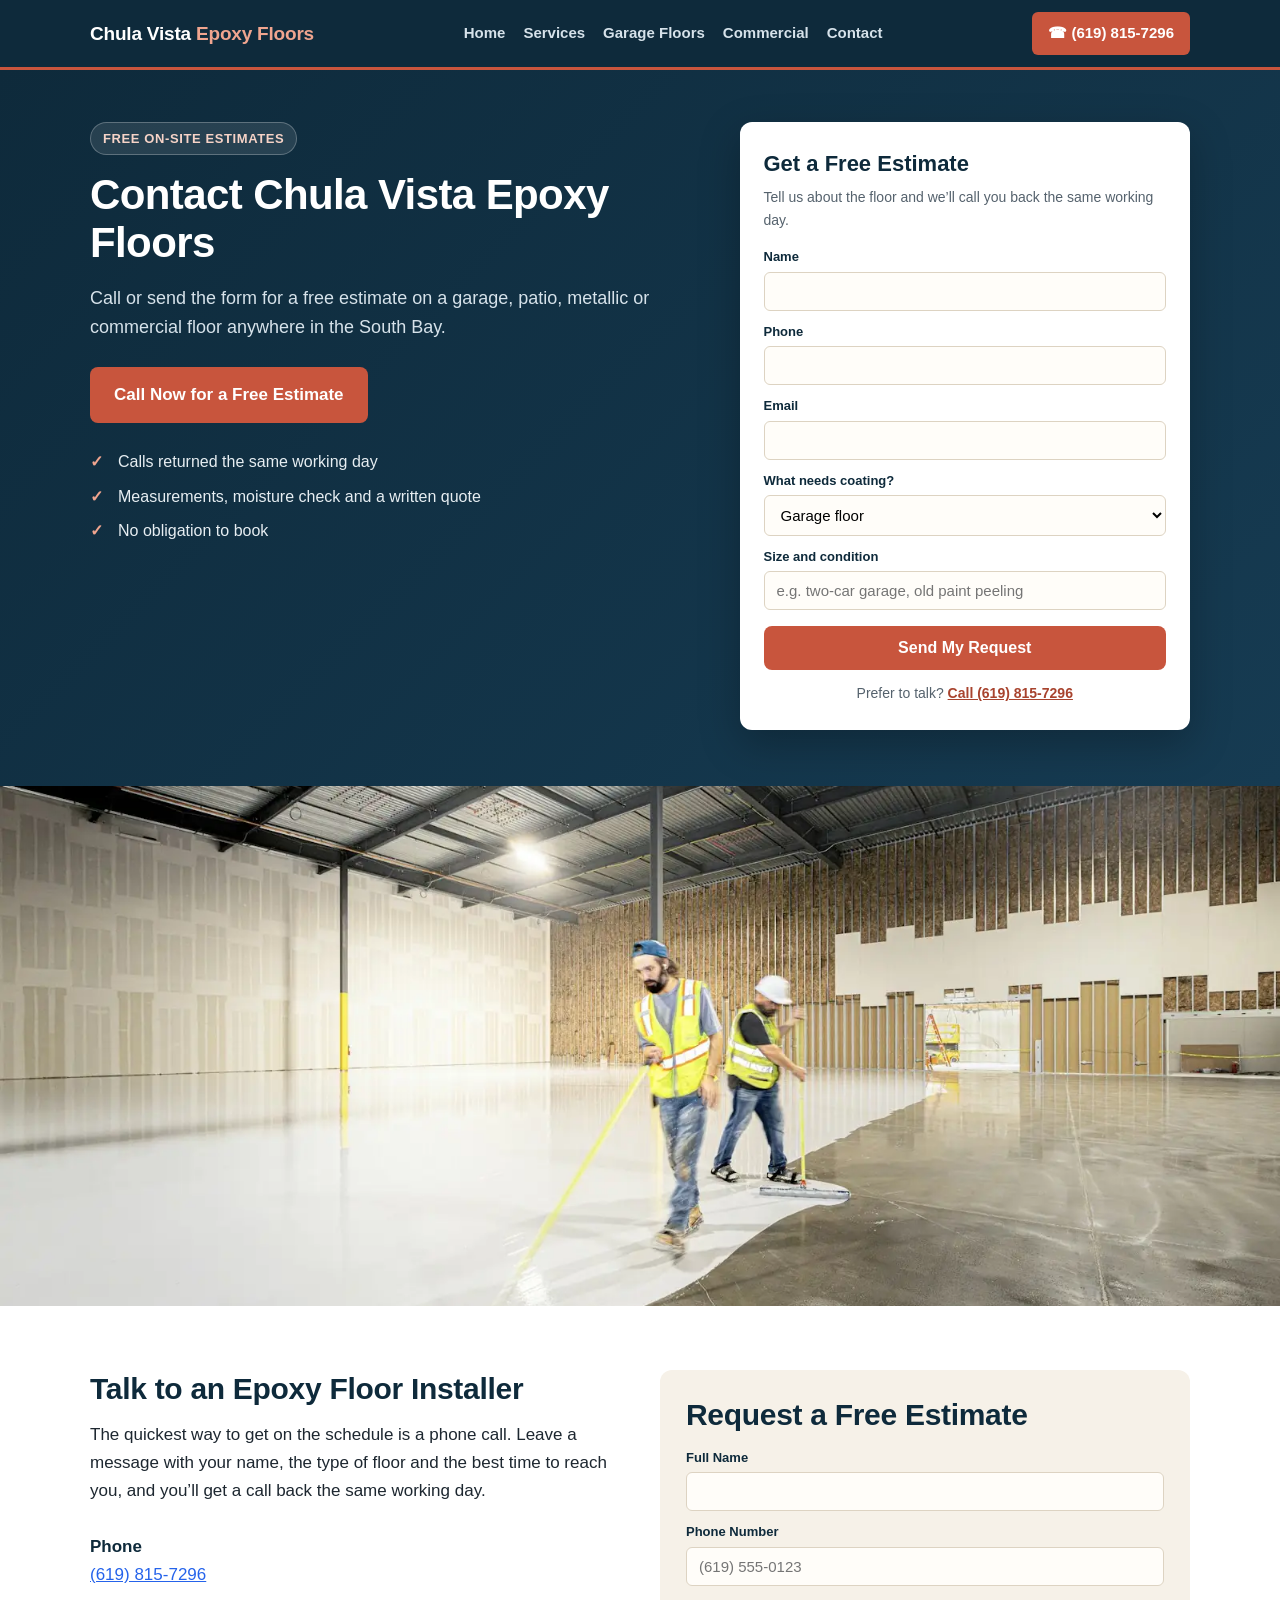
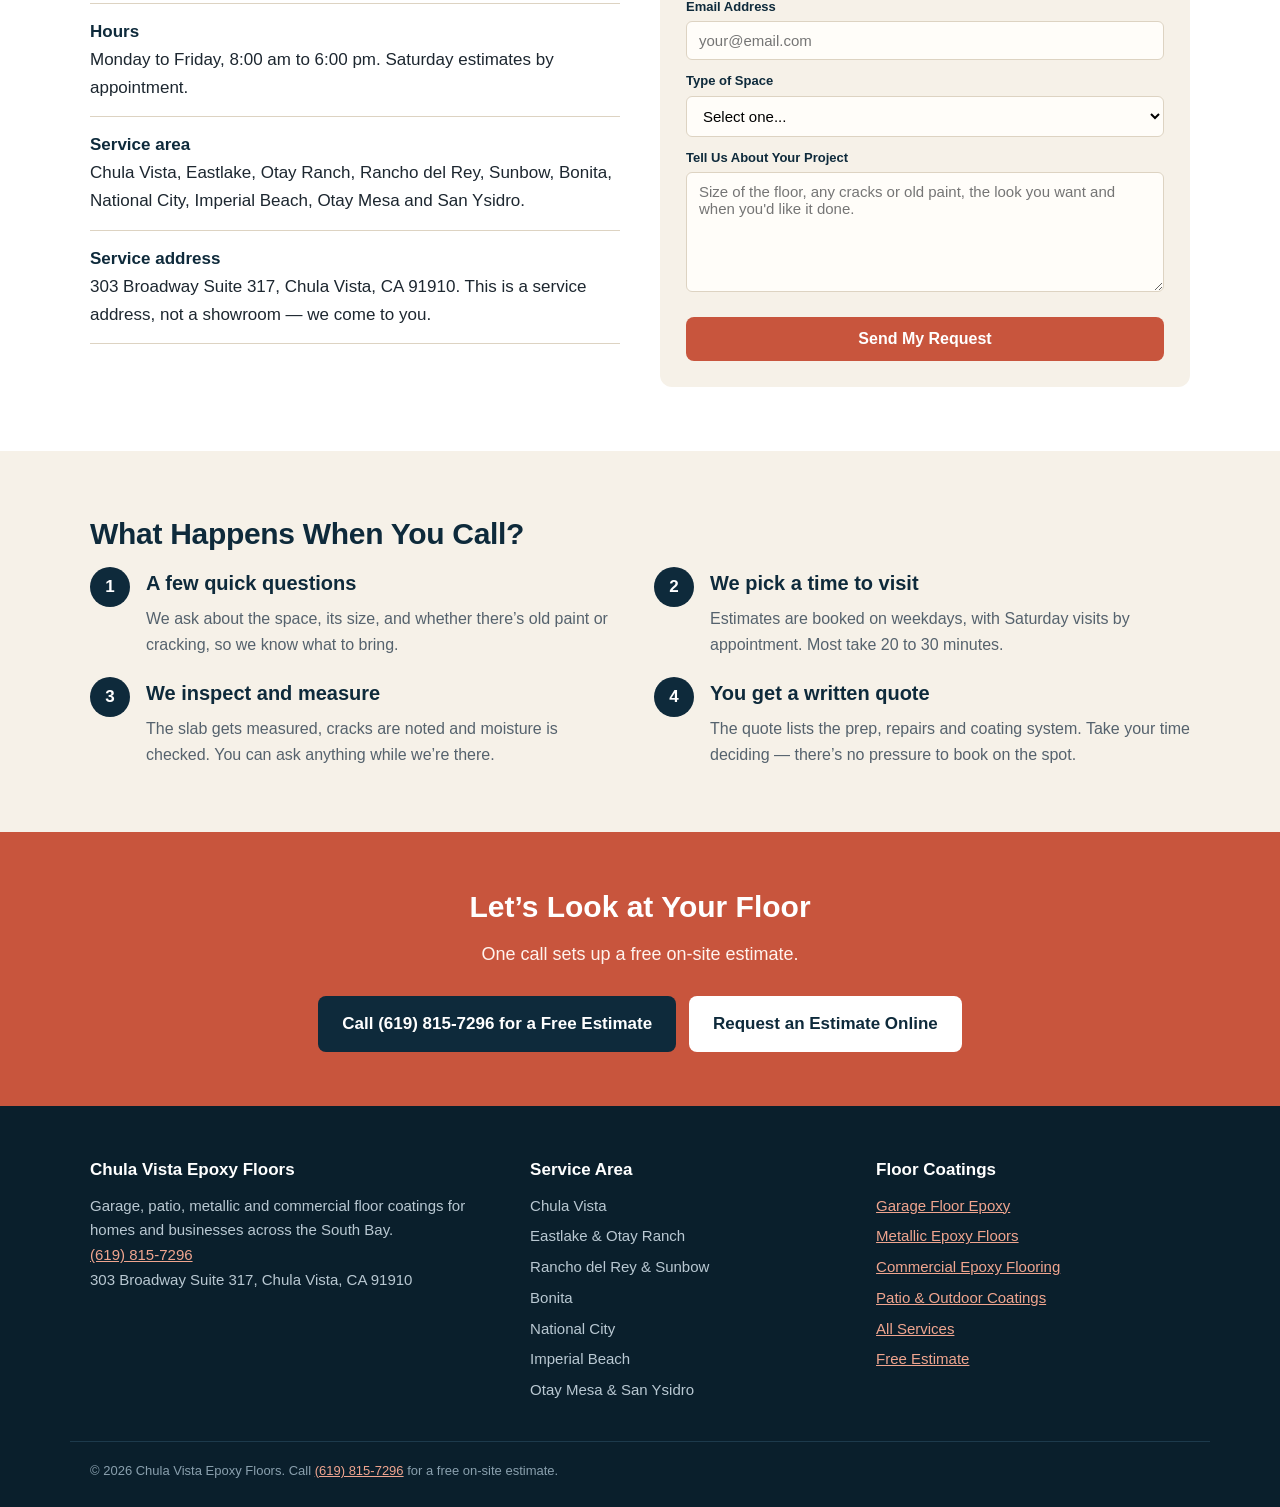
<file: contact.html>
<!DOCTYPE html>
<html lang="en">
<head>
<meta charset="utf-8">
<meta name="viewport" content="width=device-width, initial-scale=1">
<title>Contact Chula Vista Epoxy Floors | Free Estimate</title>
<meta name="description" content="Contact Chula Vista Epoxy Floors for a free on-site estimate on garage, patio, metallic or commercial floor coatings. Call (619) 815-7296.">
<link rel="canonical" href="https://www.chulavistaepoxyfloors.com/contact.html">
<link rel="stylesheet" href="styles.css">
<script type="application/ld+json">
{
  "@context": "https://schema.org",
  "@type": "LocalBusiness",
  "name": "Chula Vista Epoxy Floors",
  "telephone": "+1-619-815-7296",
  "url": "https://www.chulavistaepoxyfloors.com/",
  "image": "https://www.chulavistaepoxyfloors.com/epoxy-flooring-chula-vista-hero.webp",
  "address": {
    "@type": "PostalAddress",
    "streetAddress": "303 Broadway Suite 317",
    "addressLocality": "Chula Vista",
    "addressRegion": "CA",
    "postalCode": "91910",
    "addressCountry": "US"
  },
  "areaServed": "Chula Vista, CA",
  "description": "Epoxy flooring in Chula Vista, CA",
  "openingHours": "Mo-Fr 08:00-18:00"
}
</script>
</head>
<body>

<!-- NAV -->
<nav class="nav">
  <div class="nav-inner">
    <a class="brand" href="/">Chula Vista <span>Epoxy Floors</span></a>
    <div class="nav-links">
      <a href="/">Home</a>
      <a href="services.html">Services</a>
      <a href="garage-floor-epoxy-chula-vista.html">Garage Floors</a>
      <a href="commercial-epoxy-flooring-chula-vista.html">Commercial</a>
      <a href="contact.html">Contact</a>
    </div>
    <a class="nav-cta" href="tel:+16198157296">&#9742; (619) 815-7296</a>
  </div>
</nav>

<header class="hero">
  <div class="wrap hero-grid">
    <div class="hero-copy">
      <span class="eyebrow">Free on-site estimates</span>
      <h1>Contact Chula Vista Epoxy Floors</h1>
      <p class="hero-sub">Call or send the form for a free estimate on a garage, patio, metallic or commercial floor anywhere in the South Bay.</p>
      <a class="btn" href="tel:+16198157296">Call Now for a Free Estimate</a>
      <ul class="hero-points">
        <li>Calls returned the same working day</li>
        <li>Measurements, moisture check and a written quote</li>
        <li>No obligation to book</li>
      </ul>
    </div>
    <div class="hero-form">
      <h2>Get a Free Estimate</h2>
      <p class="form-note">Tell us about the floor and we&rsquo;ll call you back the same working day.</p>
      <form action="https://formspree.io/f/mppwvgqw" method="POST">
        <input type="hidden" name="_subject" value="New Lead &mdash; Contact Page Lead (Chula Vista)">
        <label for="hf-name">Name</label>
        <input type="text" id="hf-name" name="name" autocomplete="name" required>
        <label for="hf-phone">Phone</label>
        <input type="tel" id="hf-phone" name="phone" autocomplete="tel" required>
        <label for="hf-email">Email</label>
        <input type="email" id="hf-email" name="email" autocomplete="email">
        <label for="hf-service">What needs coating?</label>
        <select id="hf-service" name="service">
          <option>Garage floor</option>
          <option>Metallic epoxy floor</option>
          <option>Patio or outdoor concrete</option>
          <option>Commercial or warehouse floor</option>
          <option>Other / not sure</option>
        </select>
        <label for="hf-details">Size and condition</label>
        <input type="text" id="hf-details" name="details" placeholder="e.g. two-car garage, old paint peeling">
        <input type="text" name="_gotcha" style="display:none" tabindex="-1" autocomplete="off">
        <button type="submit">Send My Request</button>
      </form>
      <p class="form-alt">Prefer to talk? <a href="tel:+16198157296">Call (619) 815-7296</a></p>
    </div>
  </div>
</header>

<section class="hero-band">
  <img src="floor-coating-installers-chula-vista.webp" alt="Two installers squeegeeing a fresh epoxy coat across a commercial floor" width="1600" height="1067">
</section>

<!-- CONTACT DETAILS -->
<section class="section">
  <div class="wrap contact-grid">
    <div>
      <h2>Talk to an Epoxy Floor Installer</h2>
      <p>The quickest way to get on the schedule is a phone call. Leave a message with your name, the type of floor and the best time to reach you, and you&rsquo;ll get a call back the same working day.</p>
      <ul class="info-list">
        <li><strong>Phone</strong><a href="tel:+16198157296" style="color: #2563eb; text-decoration: underline;">(619) 815-7296</a></li>
        <li><strong>Hours</strong>Monday to Friday, 8:00 am to 6:00 pm. Saturday estimates by appointment.</li>
        <li><strong>Service area</strong>Chula Vista, Eastlake, Otay Ranch, Rancho del Rey, Sunbow, Bonita, National City, Imperial Beach, Otay Mesa and San Ysidro.</li>
        <li><strong>Service address</strong>303 Broadway Suite 317, Chula Vista, CA 91910. This is a service address, not a showroom &mdash; we come to you.</li>
      </ul>
    </div>
    <div class="full-form">
      <h2>Request a Free Estimate</h2>
      <form action="https://formspree.io/f/mppwvgqw" method="POST">
        <input type="hidden" name="_subject" value="New Lead &mdash; Epoxy Flooring in Chula Vista (contact form)">
        <label for="cf-name">Full Name</label>
        <input type="text" id="cf-name" name="name" autocomplete="name" required>
        <label for="cf-phone">Phone Number</label>
        <input type="tel" id="cf-phone" name="phone" placeholder="(619) 555-0123" autocomplete="tel" required>
        <label for="cf-email">Email Address</label>
        <input type="email" id="cf-email" name="email" placeholder="your@email.com" autocomplete="email">
        <label for="cf-space">Type of Space</label>
        <select id="cf-space" name="space">
          <option value="">Select one...</option>
          <option>One-car garage</option>
          <option>Two-car garage</option>
          <option>Three-car garage or larger</option>
          <option>Home gym, workshop or interior room</option>
          <option>Patio, walkway or entry</option>
          <option>Commercial, warehouse or shop floor</option>
        </select>
        <label for="cf-message">Tell Us About Your Project</label>
        <textarea id="cf-message" name="message" placeholder="Size of the floor, any cracks or old paint, the look you want and when you'd like it done."></textarea>
        <input type="text" name="_gotcha" style="display:none" tabindex="-1" autocomplete="off">
        <button type="submit">Send My Request</button>
      </form>
    </div>
  </div>
</section>

<!-- WHAT HAPPENS -->
<section class="section alt">
  <div class="wrap">
    <h2>What Happens When You Call?</h2>
    <ol class="steps">
      <li><h3>A few quick questions</h3><p>We ask about the space, its size, and whether there&rsquo;s old paint or cracking, so we know what to bring.</p></li>
      <li><h3>We pick a time to visit</h3><p>Estimates are booked on weekdays, with Saturday visits by appointment. Most take 20 to 30 minutes.</p></li>
      <li><h3>We inspect and measure</h3><p>The slab gets measured, cracks are noted and moisture is checked. You can ask anything while we&rsquo;re there.</p></li>
      <li><h3>You get a written quote</h3><p>The quote lists the prep, repairs and coating system. Take your time deciding &mdash; there&rsquo;s no pressure to book on the spot.</p></li>
    </ol>
  </div>
</section>

<!-- CTA -->
<section class="cta-band">
  <div class="wrap">
    <h2>Let&rsquo;s Look at Your Floor</h2>
    <p>One call sets up a free on-site estimate.</p>
    <a class="btn" href="tel:+16198157296">Call (619) 815-7296 for a Free Estimate</a>
    <a class="btn btn-light" href="contact.html">Request an Estimate Online</a>
  </div>
</section>

<!-- FOOTER -->
<footer class="footer">
  <div class="wrap footer-grid">
    <div>
      <h3>Chula Vista Epoxy Floors</h3>
      <p>Garage, patio, metallic and commercial floor coatings for homes and businesses across the South Bay.</p>
      <p><a href="tel:+16198157296">(619) 815-7296</a></p>
      <p>303 Broadway Suite 317, Chula Vista, CA 91910</p>
    </div>
    <div>
      <h3>Service Area</h3>
      <ul>
        <li>Chula Vista</li>
        <li>Eastlake &amp; Otay Ranch</li>
        <li>Rancho del Rey &amp; Sunbow</li>
        <li>Bonita</li>
        <li>National City</li>
        <li>Imperial Beach</li>
        <li>Otay Mesa &amp; San Ysidro</li>
      </ul>
    </div>
    <div>
      <h3>Floor Coatings</h3>
      <ul>
        <li><a href="garage-floor-epoxy-chula-vista.html">Garage Floor Epoxy</a></li>
        <li><a href="metallic-epoxy-flooring-chula-vista.html">Metallic Epoxy Floors</a></li>
        <li><a href="commercial-epoxy-flooring-chula-vista.html">Commercial Epoxy Flooring</a></li>
        <li><a href="patio-coating-chula-vista.html">Patio &amp; Outdoor Coatings</a></li>
        <li><a href="services.html">All Services</a></li>
        <li><a href="contact.html">Free Estimate</a></li>
      </ul>
    </div>
  </div>
  <div class="wrap footer-bottom">&copy; 2026 Chula Vista Epoxy Floors. Call <a href="tel:+16198157296">(619) 815-7296</a> for a free on-site estimate.</div>
</footer>

</body>
</html>
</file>
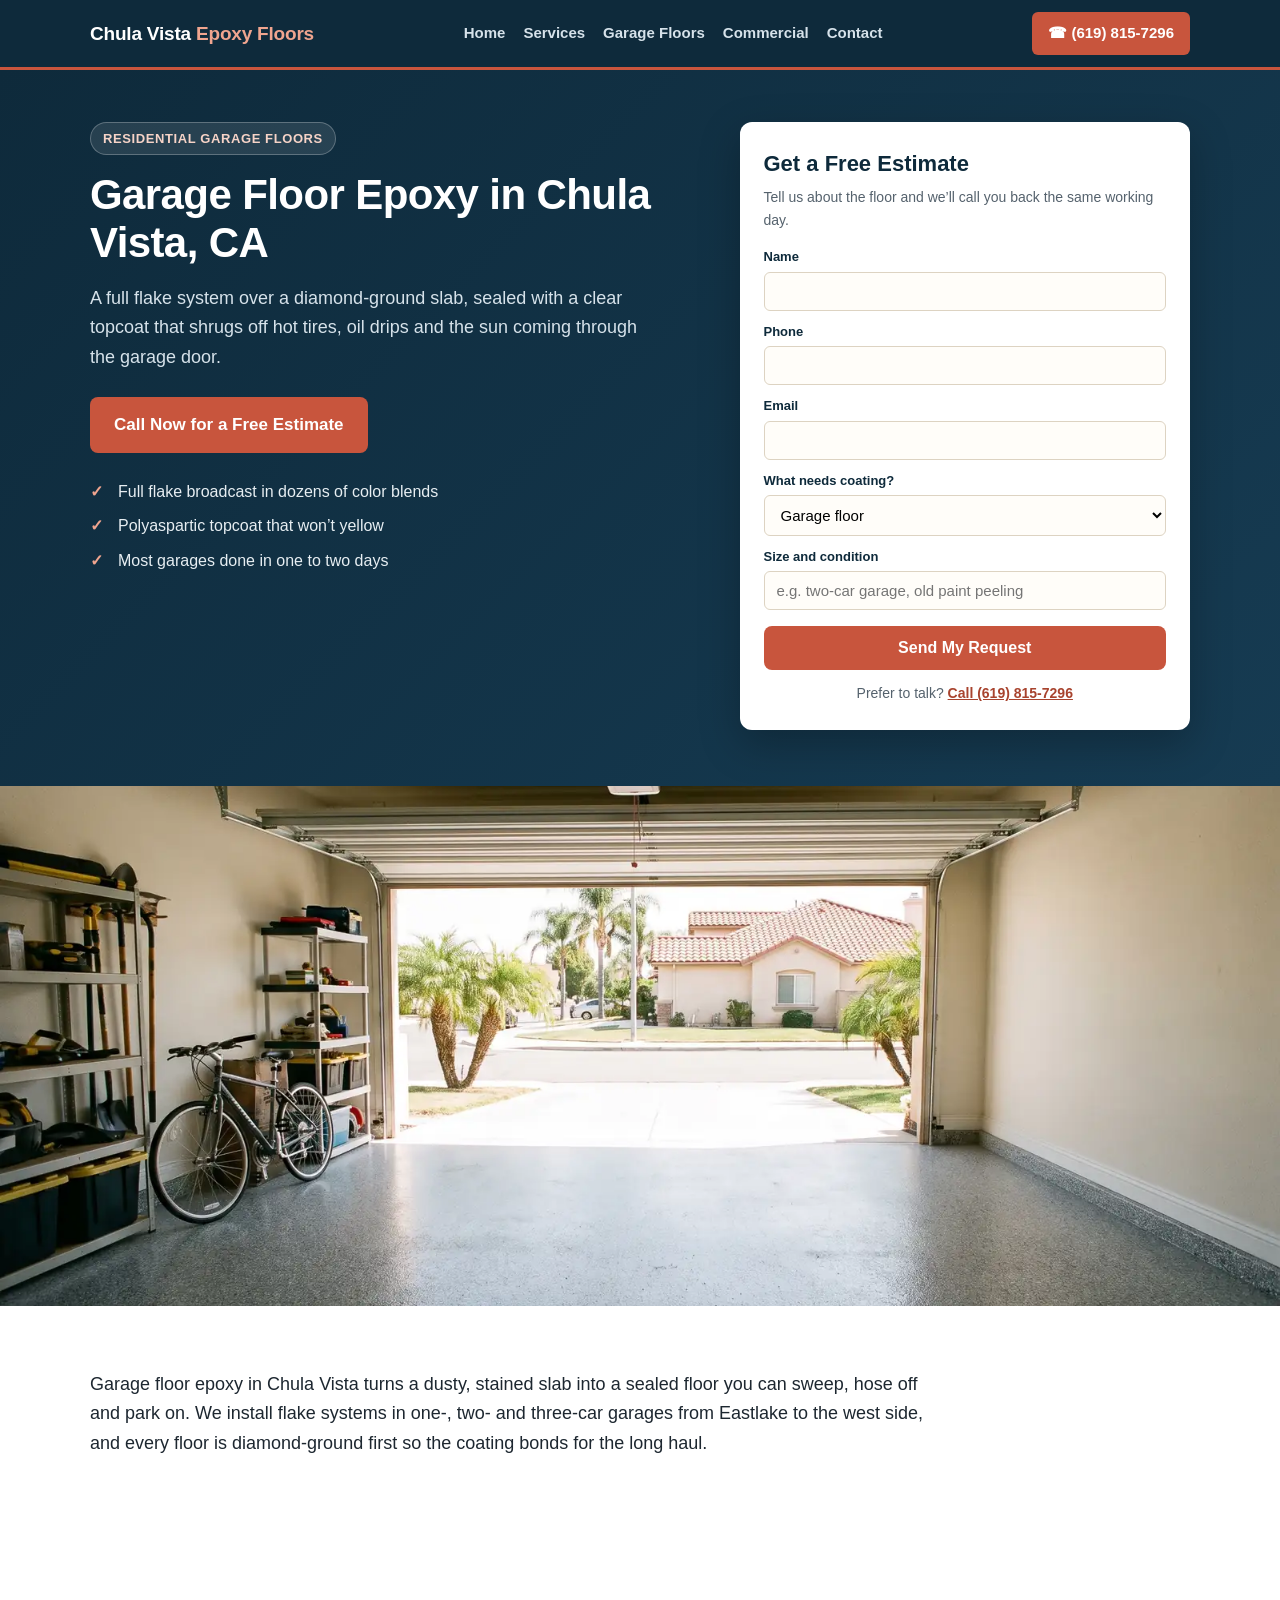
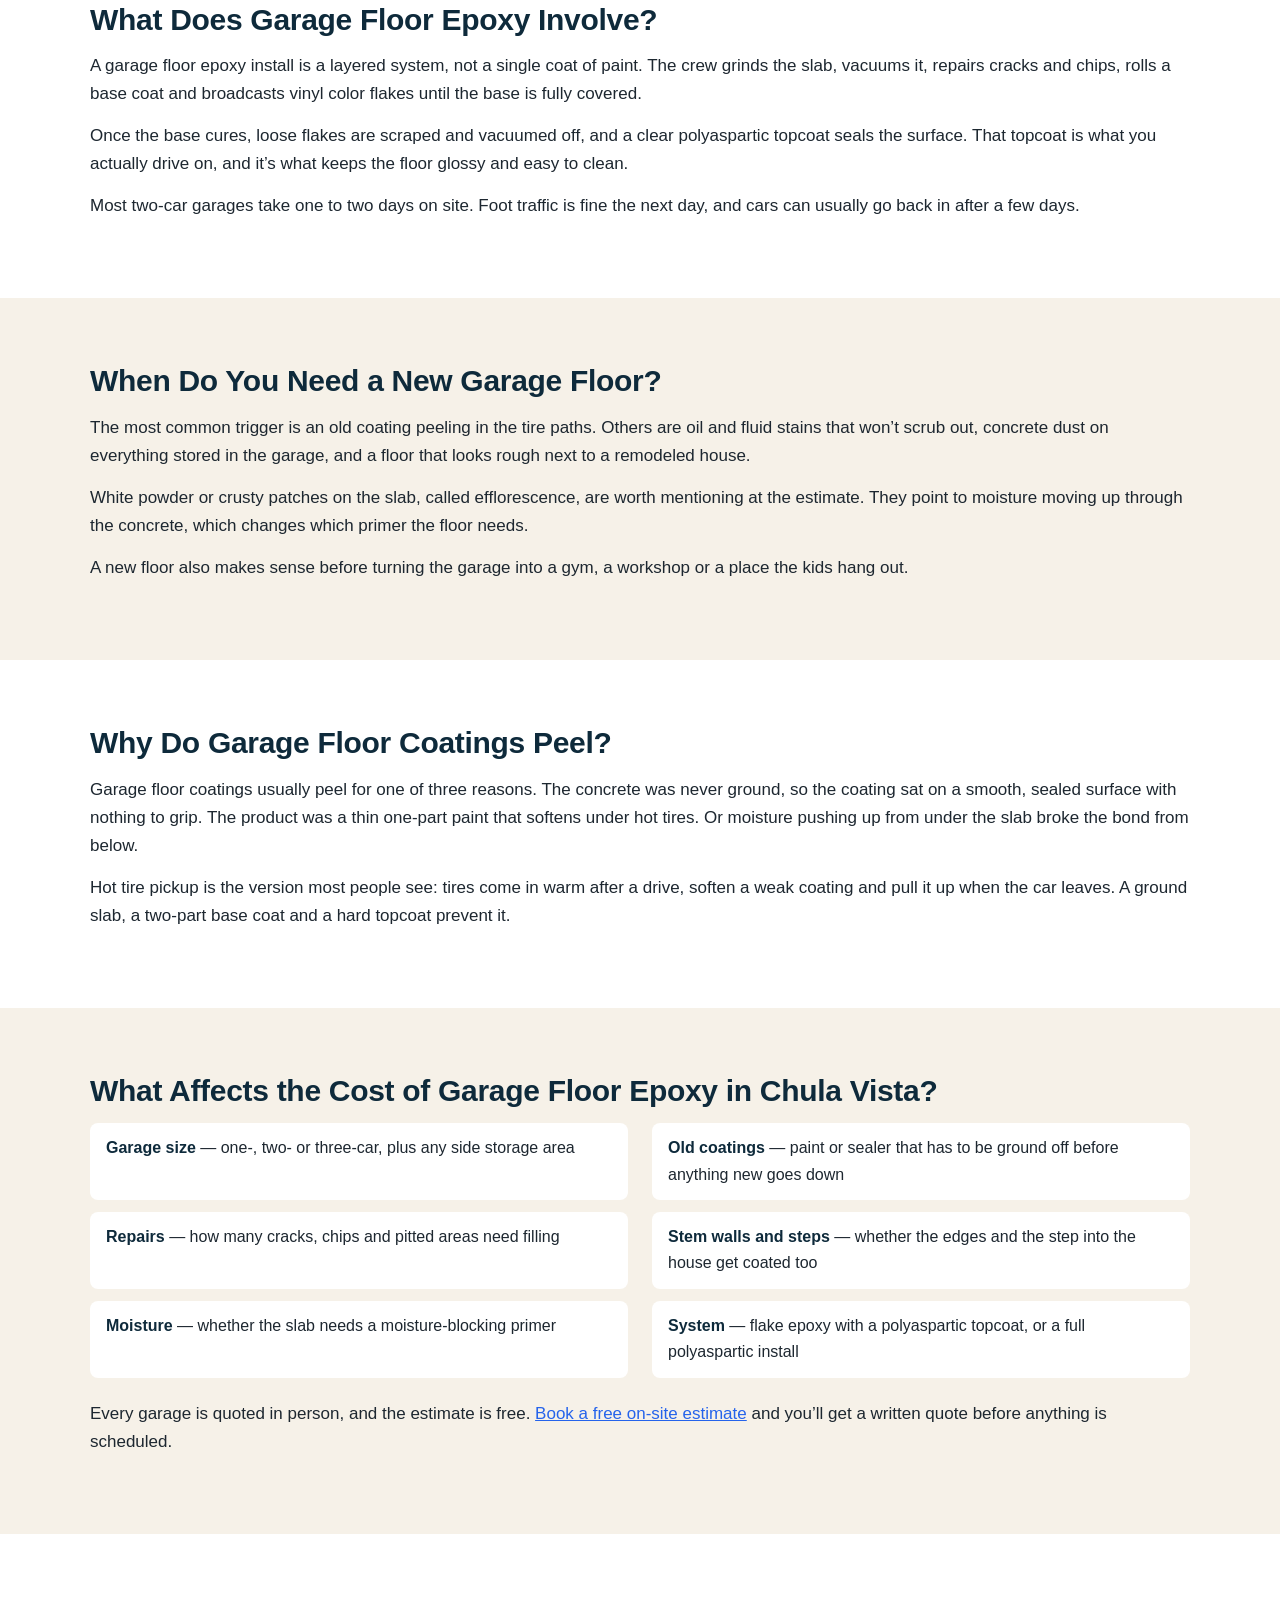
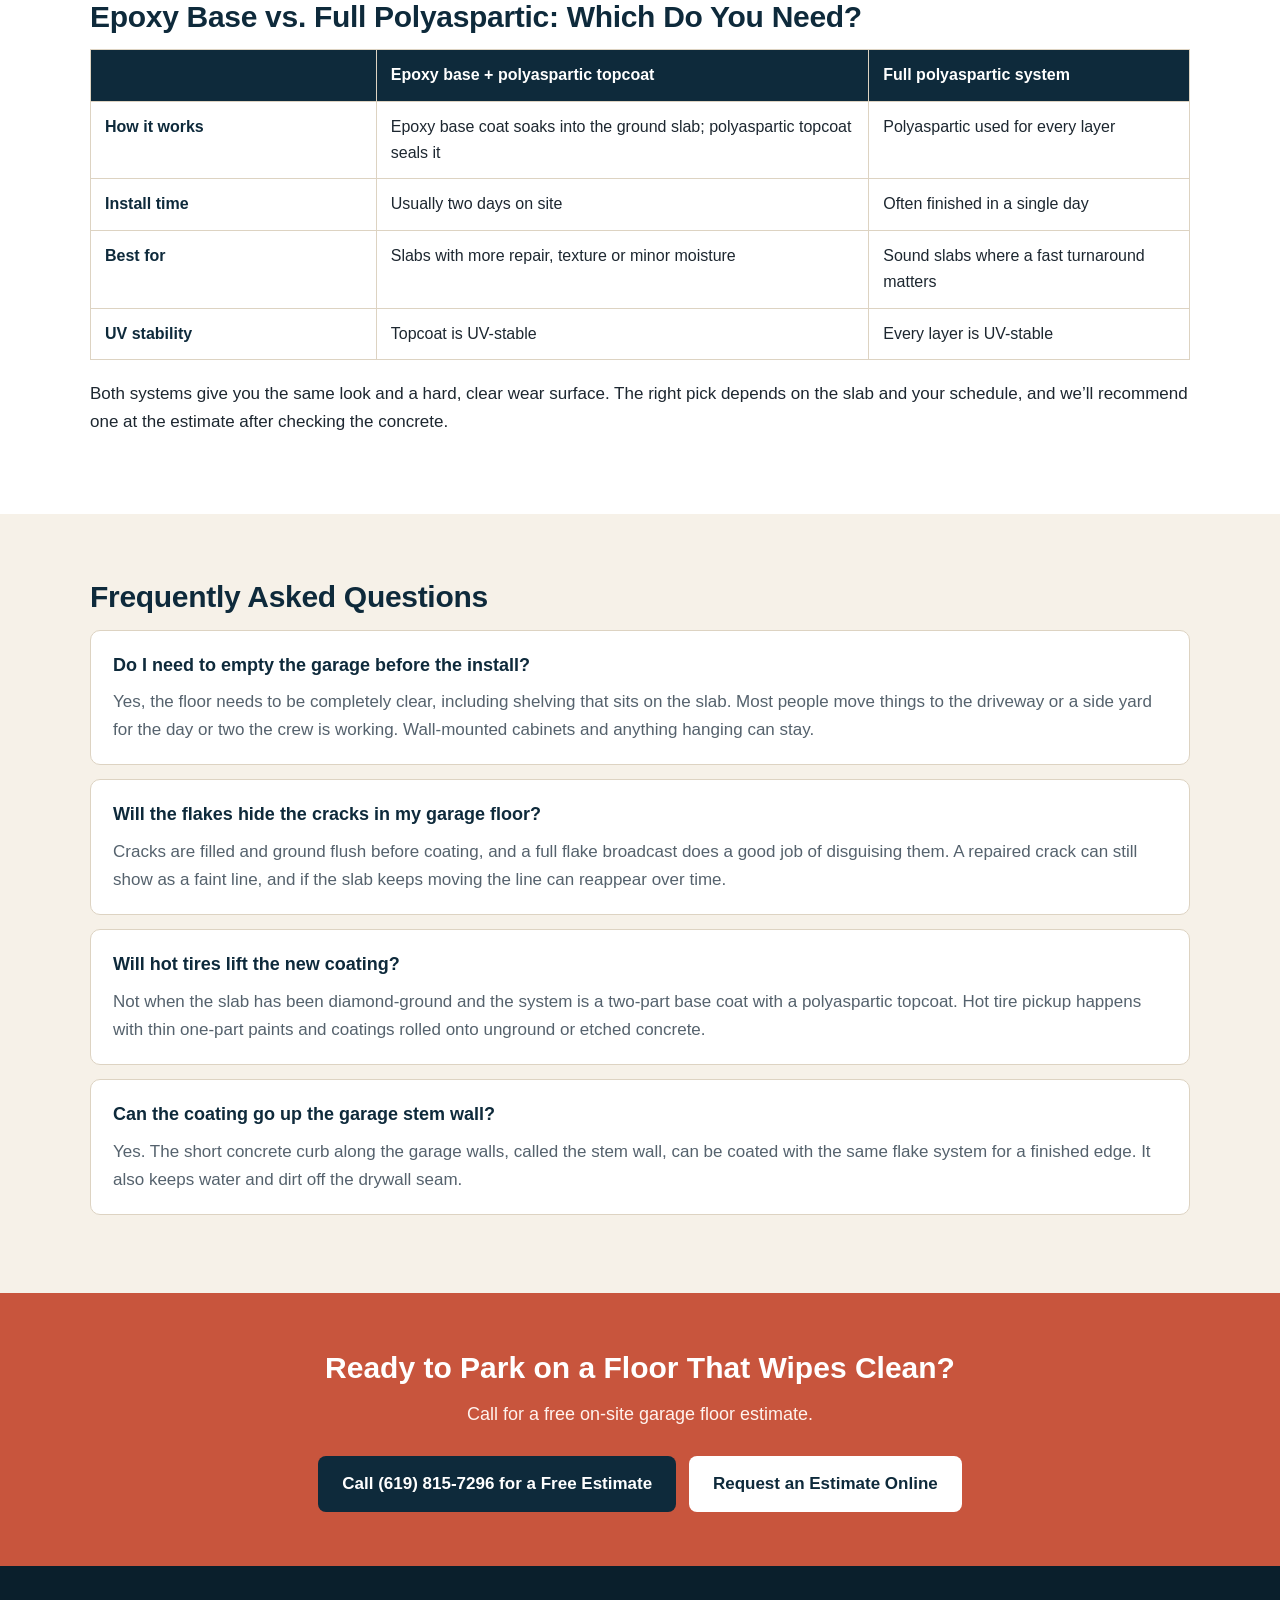
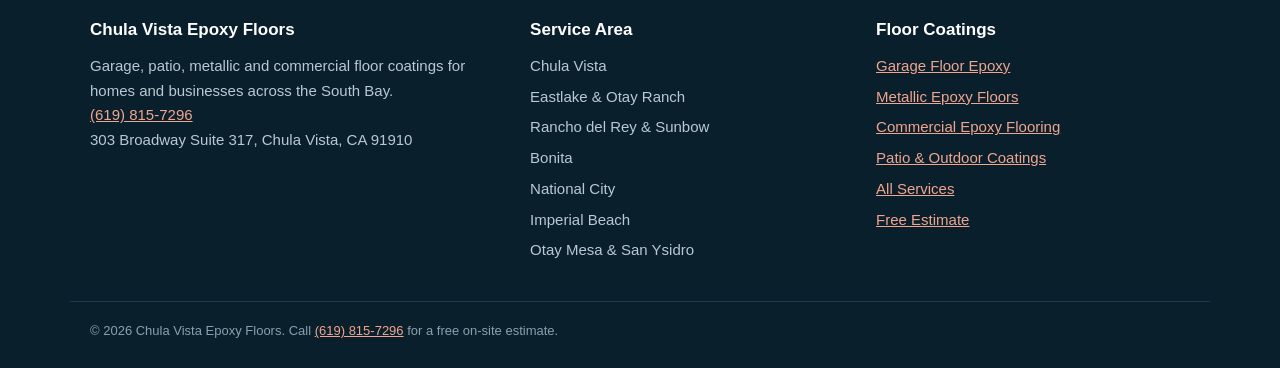
<file: garage-floor-epoxy-chula-vista.html>
<!DOCTYPE html>
<html lang="en">
<head>
<meta charset="utf-8">
<meta name="viewport" content="width=device-width, initial-scale=1">
<title>Garage Floor Epoxy in Chula Vista, CA | Flake Systems</title>
<meta name="description" content="Garage floor epoxy in Chula Vista, CA. Diamond-ground prep, full flake broadcast and a UV-stable topcoat that resists hot tires. Free estimate: (619) 815-7296.">
<link rel="canonical" href="https://www.chulavistaepoxyfloors.com/garage-floor-epoxy-chula-vista.html">
<link rel="stylesheet" href="styles.css">
<script type="application/ld+json">
{
  "@context": "https://schema.org",
  "@type": "LocalBusiness",
  "name": "Chula Vista Epoxy Floors",
  "telephone": "+1-619-815-7296",
  "url": "https://www.chulavistaepoxyfloors.com/",
  "image": "https://www.chulavistaepoxyfloors.com/epoxy-flooring-chula-vista-hero.webp",
  "address": {
    "@type": "PostalAddress",
    "streetAddress": "303 Broadway Suite 317",
    "addressLocality": "Chula Vista",
    "addressRegion": "CA",
    "postalCode": "91910",
    "addressCountry": "US"
  },
  "areaServed": "Chula Vista, CA",
  "description": "Epoxy flooring in Chula Vista, CA",
  "openingHours": "Mo-Fr 08:00-18:00"
}
</script>
<script type="application/ld+json">
{
  "@context": "https://schema.org",
  "@type": "FAQPage",
  "mainEntity": [
    {
      "@type": "Question",
      "name": "Do I need to empty the garage before the install?",
      "acceptedAnswer": {
        "@type": "Answer",
        "text": "Yes, the floor needs to be completely clear, including shelving that sits on the slab. Most people move things to the driveway or a side yard for the day or two the crew is working. Wall-mounted cabinets and anything hanging can stay."
      }
    },
    {
      "@type": "Question",
      "name": "Will the flakes hide the cracks in my garage floor?",
      "acceptedAnswer": {
        "@type": "Answer",
        "text": "Cracks are filled and ground flush before coating, and a full flake broadcast does a good job of disguising them. A repaired crack can still show as a faint line, and if the slab keeps moving the line can reappear over time."
      }
    },
    {
      "@type": "Question",
      "name": "Will hot tires lift the new coating?",
      "acceptedAnswer": {
        "@type": "Answer",
        "text": "Not when the slab has been diamond-ground and the system is a two-part base coat with a polyaspartic topcoat. Hot tire pickup happens with thin one-part paints and coatings rolled onto unground or etched concrete."
      }
    },
    {
      "@type": "Question",
      "name": "Can the coating go up the garage stem wall?",
      "acceptedAnswer": {
        "@type": "Answer",
        "text": "Yes. The short concrete curb along the garage walls, called the stem wall, can be coated with the same flake system for a finished edge. It also keeps water and dirt off the drywall seam."
      }
    }
  ]
}
</script>
</head>
<body>

<!-- NAV -->
<nav class="nav">
  <div class="nav-inner">
    <a class="brand" href="/">Chula Vista <span>Epoxy Floors</span></a>
    <div class="nav-links">
      <a href="/">Home</a>
      <a href="services.html">Services</a>
      <a href="garage-floor-epoxy-chula-vista.html">Garage Floors</a>
      <a href="commercial-epoxy-flooring-chula-vista.html">Commercial</a>
      <a href="contact.html">Contact</a>
    </div>
    <a class="nav-cta" href="tel:+16198157296">&#9742; (619) 815-7296</a>
  </div>
</nav>

<header class="hero">
  <div class="wrap hero-grid">
    <div class="hero-copy">
      <span class="eyebrow">Residential garage floors</span>
      <h1>Garage Floor Epoxy in Chula Vista, CA</h1>
      <p class="hero-sub">A full flake system over a diamond-ground slab, sealed with a clear topcoat that shrugs off hot tires, oil drips and the sun coming through the garage door.</p>
      <a class="btn" href="tel:+16198157296">Call Now for a Free Estimate</a>
      <ul class="hero-points">
        <li>Full flake broadcast in dozens of color blends</li>
        <li>Polyaspartic topcoat that won&rsquo;t yellow</li>
        <li>Most garages done in one to two days</li>
      </ul>
    </div>
    <div class="hero-form">
      <h2>Get a Free Estimate</h2>
      <p class="form-note">Tell us about the floor and we&rsquo;ll call you back the same working day.</p>
      <form action="https://formspree.io/f/mppwvgqw" method="POST">
        <input type="hidden" name="_subject" value="New Lead &mdash; Garage Floor Epoxy in Chula Vista">
        <label for="hf-name">Name</label>
        <input type="text" id="hf-name" name="name" autocomplete="name" required>
        <label for="hf-phone">Phone</label>
        <input type="tel" id="hf-phone" name="phone" autocomplete="tel" required>
        <label for="hf-email">Email</label>
        <input type="email" id="hf-email" name="email" autocomplete="email">
        <label for="hf-service">What needs coating?</label>
        <select id="hf-service" name="service">
          <option selected>Garage floor</option>
          <option>Metallic epoxy floor</option>
          <option>Patio or outdoor concrete</option>
          <option>Commercial or warehouse floor</option>
          <option>Other / not sure</option>
        </select>
        <label for="hf-details">Size and condition</label>
        <input type="text" id="hf-details" name="details" placeholder="e.g. two-car garage, old paint peeling">
        <input type="text" name="_gotcha" style="display:none" tabindex="-1" autocomplete="off">
        <button type="submit">Send My Request</button>
      </form>
      <p class="form-alt">Prefer to talk? <a href="tel:+16198157296">Call (619) 815-7296</a></p>
    </div>
  </div>
</header>

<section class="hero-band">
  <img src="garage-floor-epoxy-chula-vista.webp" alt="Finished gray flake epoxy floor in a two-car garage with a bike and storage shelves" width="1600" height="1073">
</section>

<!-- INTRO -->
<section class="section">
  <div class="wrap">
    <p class="lead" style="max-width:860px; color:var(--ink);">Garage floor epoxy in Chula Vista turns a dusty, stained slab into a sealed floor you can sweep, hose off and park on. We install flake systems in one-, two- and three-car garages from Eastlake to the west side, and every floor is diamond-ground first so the coating bonds for the long haul.</p>
  </div>
</section>

<section class="section">
  <div class="wrap">
    <h2>What Does Garage Floor Epoxy Involve?</h2>
    <p>A garage floor epoxy install is a layered system, not a single coat of paint. The crew grinds the slab, vacuums it, repairs cracks and chips, rolls a base coat and broadcasts vinyl color flakes until the base is fully covered.</p>
    <p>Once the base cures, loose flakes are scraped and vacuumed off, and a clear polyaspartic topcoat seals the surface. That topcoat is what you actually drive on, and it&rsquo;s what keeps the floor glossy and easy to clean.</p>
    <p>Most two-car garages take one to two days on site. Foot traffic is fine the next day, and cars can usually go back in after a few days.</p>
  </div>
</section>

<section class="section alt">
  <div class="wrap">
    <h2>When Do You Need a New Garage Floor?</h2>
    <p>The most common trigger is an old coating peeling in the tire paths. Others are oil and fluid stains that won&rsquo;t scrub out, concrete dust on everything stored in the garage, and a floor that looks rough next to a remodeled house.</p>
    <p>White powder or crusty patches on the slab, called efflorescence, are worth mentioning at the estimate. They point to moisture moving up through the concrete, which changes which primer the floor needs.</p>
    <p>A new floor also makes sense before turning the garage into a gym, a workshop or a place the kids hang out.</p>
  </div>
</section>

<section class="section">
  <div class="wrap">
    <h2>Why Do Garage Floor Coatings Peel?</h2>
    <p>Garage floor coatings usually peel for one of three reasons. The concrete was never ground, so the coating sat on a smooth, sealed surface with nothing to grip. The product was a thin one-part paint that softens under hot tires. Or moisture pushing up from under the slab broke the bond from below.</p>
    <p>Hot tire pickup is the version most people see: tires come in warm after a drive, soften a weak coating and pull it up when the car leaves. A ground slab, a two-part base coat and a hard topcoat prevent it.</p>
  </div>
</section>

<section class="section alt">
  <div class="wrap">
    <h2>What Affects the Cost of Garage Floor Epoxy in Chula Vista?</h2>
    <ul class="factors">
      <li><strong>Garage size</strong> &mdash; one-, two- or three-car, plus any side storage area</li>
      <li><strong>Old coatings</strong> &mdash; paint or sealer that has to be ground off before anything new goes down</li>
      <li><strong>Repairs</strong> &mdash; how many cracks, chips and pitted areas need filling</li>
      <li><strong>Stem walls and steps</strong> &mdash; whether the edges and the step into the house get coated too</li>
      <li><strong>Moisture</strong> &mdash; whether the slab needs a moisture-blocking primer</li>
      <li><strong>System</strong> &mdash; flake epoxy with a polyaspartic topcoat, or a full polyaspartic install</li>
    </ul>
    <p>Every garage is quoted in person, and the estimate is free. <a href="contact.html" style="color: #2563eb; text-decoration: underline;">Book a free on-site estimate</a> and you&rsquo;ll get a written quote before anything is scheduled.</p>
  </div>
</section>

<section class="section">
  <div class="wrap">
    <h2>Epoxy Base vs. Full Polyaspartic: Which Do You Need?</h2>
    <table class="compare">
      <tr><th></th><th>Epoxy base + polyaspartic topcoat</th><th>Full polyaspartic system</th></tr>
      <tr><td>How it works</td><td>Epoxy base coat soaks into the ground slab; polyaspartic topcoat seals it</td><td>Polyaspartic used for every layer</td></tr>
      <tr><td>Install time</td><td>Usually two days on site</td><td>Often finished in a single day</td></tr>
      <tr><td>Best for</td><td>Slabs with more repair, texture or minor moisture</td><td>Sound slabs where a fast turnaround matters</td></tr>
      <tr><td>UV stability</td><td>Topcoat is UV-stable</td><td>Every layer is UV-stable</td></tr>
    </table>
    <p>Both systems give you the same look and a hard, clear wear surface. The right pick depends on the slab and your schedule, and we&rsquo;ll recommend one at the estimate after checking the concrete.</p>
  </div>
</section>

<!-- FAQ -->
<section class="section alt">
  <div class="wrap">
    <h2>Frequently Asked Questions</h2>
      <div class="faq-item">
        <h3>Do I need to empty the garage before the install?</h3>
        <p>Yes, the floor needs to be completely clear, including shelving that sits on the slab. Most people move things to the driveway or a side yard for the day or two the crew is working. Wall-mounted cabinets and anything hanging can stay.</p>
      </div>
      <div class="faq-item">
        <h3>Will the flakes hide the cracks in my garage floor?</h3>
        <p>Cracks are filled and ground flush before coating, and a full flake broadcast does a good job of disguising them. A repaired crack can still show as a faint line, and if the slab keeps moving the line can reappear over time.</p>
      </div>
      <div class="faq-item">
        <h3>Will hot tires lift the new coating?</h3>
        <p>Not when the slab has been diamond-ground and the system is a two-part base coat with a polyaspartic topcoat. Hot tire pickup happens with thin one-part paints and coatings rolled onto unground or etched concrete.</p>
      </div>
      <div class="faq-item">
        <h3>Can the coating go up the garage stem wall?</h3>
        <p>Yes. The short concrete curb along the garage walls, called the stem wall, can be coated with the same flake system for a finished edge. It also keeps water and dirt off the drywall seam.</p>
      </div>
  </div>
</section>

<!-- CTA -->
<section class="cta-band">
  <div class="wrap">
    <h2>Ready to Park on a Floor That Wipes Clean?</h2>
    <p>Call for a free on-site garage floor estimate.</p>
    <a class="btn" href="tel:+16198157296">Call (619) 815-7296 for a Free Estimate</a>
    <a class="btn btn-light" href="contact.html">Request an Estimate Online</a>
  </div>
</section>

<!-- FOOTER -->
<footer class="footer">
  <div class="wrap footer-grid">
    <div>
      <h3>Chula Vista Epoxy Floors</h3>
      <p>Garage, patio, metallic and commercial floor coatings for homes and businesses across the South Bay.</p>
      <p><a href="tel:+16198157296">(619) 815-7296</a></p>
      <p>303 Broadway Suite 317, Chula Vista, CA 91910</p>
    </div>
    <div>
      <h3>Service Area</h3>
      <ul>
        <li>Chula Vista</li>
        <li>Eastlake &amp; Otay Ranch</li>
        <li>Rancho del Rey &amp; Sunbow</li>
        <li>Bonita</li>
        <li>National City</li>
        <li>Imperial Beach</li>
        <li>Otay Mesa &amp; San Ysidro</li>
      </ul>
    </div>
    <div>
      <h3>Floor Coatings</h3>
      <ul>
        <li><a href="garage-floor-epoxy-chula-vista.html">Garage Floor Epoxy</a></li>
        <li><a href="metallic-epoxy-flooring-chula-vista.html">Metallic Epoxy Floors</a></li>
        <li><a href="commercial-epoxy-flooring-chula-vista.html">Commercial Epoxy Flooring</a></li>
        <li><a href="patio-coating-chula-vista.html">Patio &amp; Outdoor Coatings</a></li>
        <li><a href="services.html">All Services</a></li>
        <li><a href="contact.html">Free Estimate</a></li>
      </ul>
    </div>
  </div>
  <div class="wrap footer-bottom">&copy; 2026 Chula Vista Epoxy Floors. Call <a href="tel:+16198157296">(619) 815-7296</a> for a free on-site estimate.</div>
</footer>

</body>
</html>
</file>
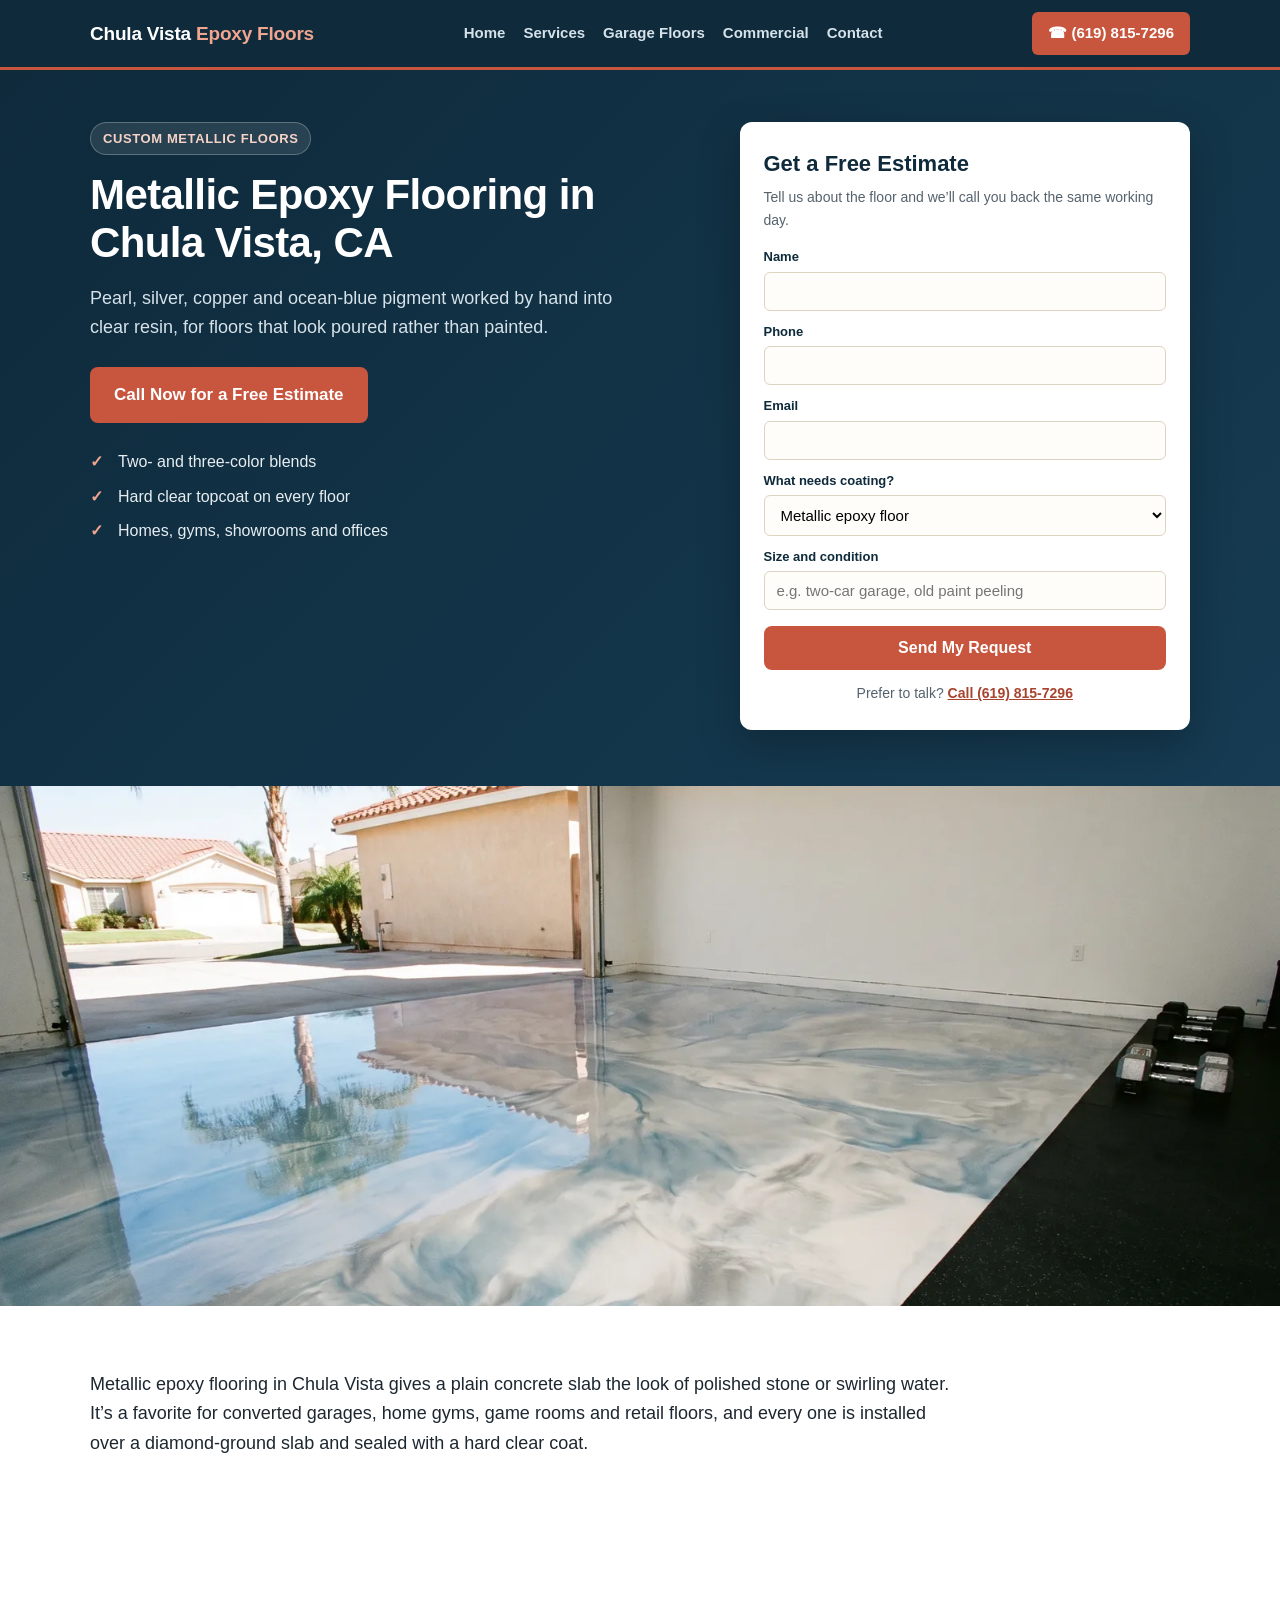
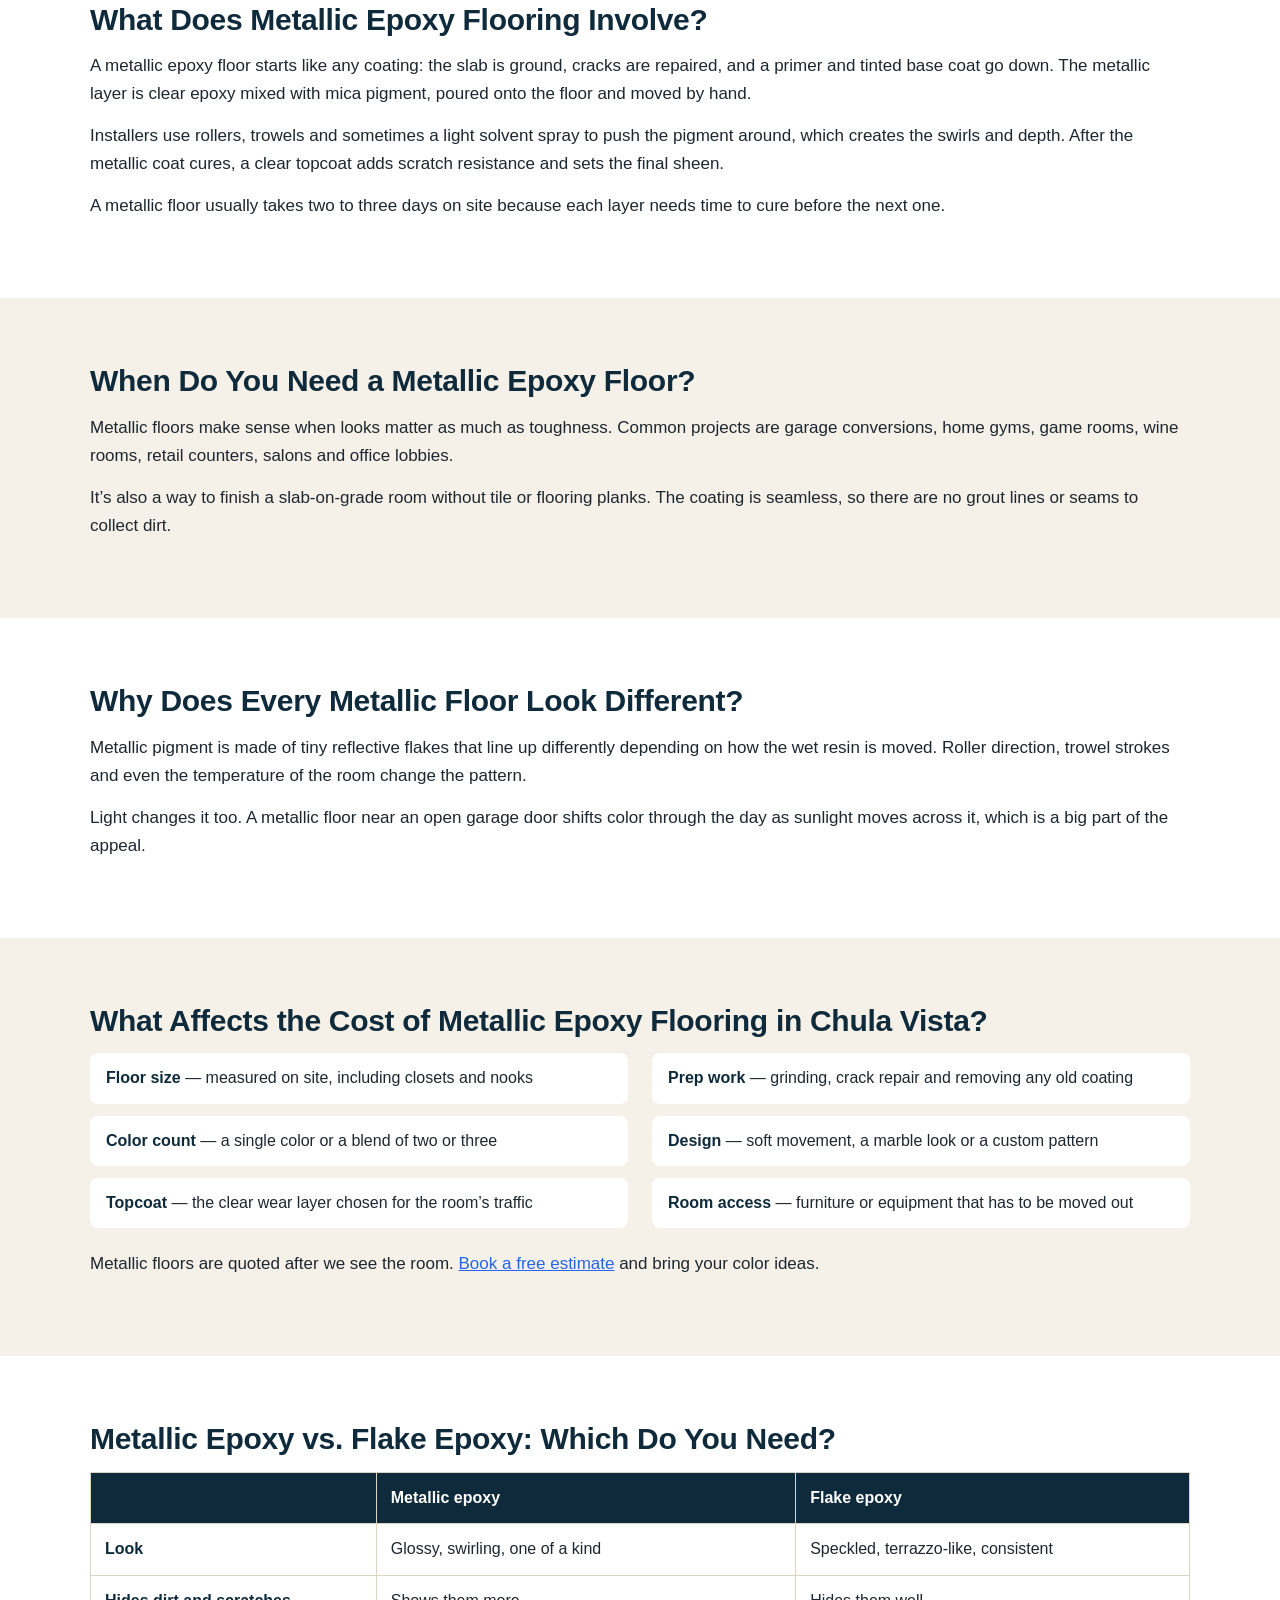
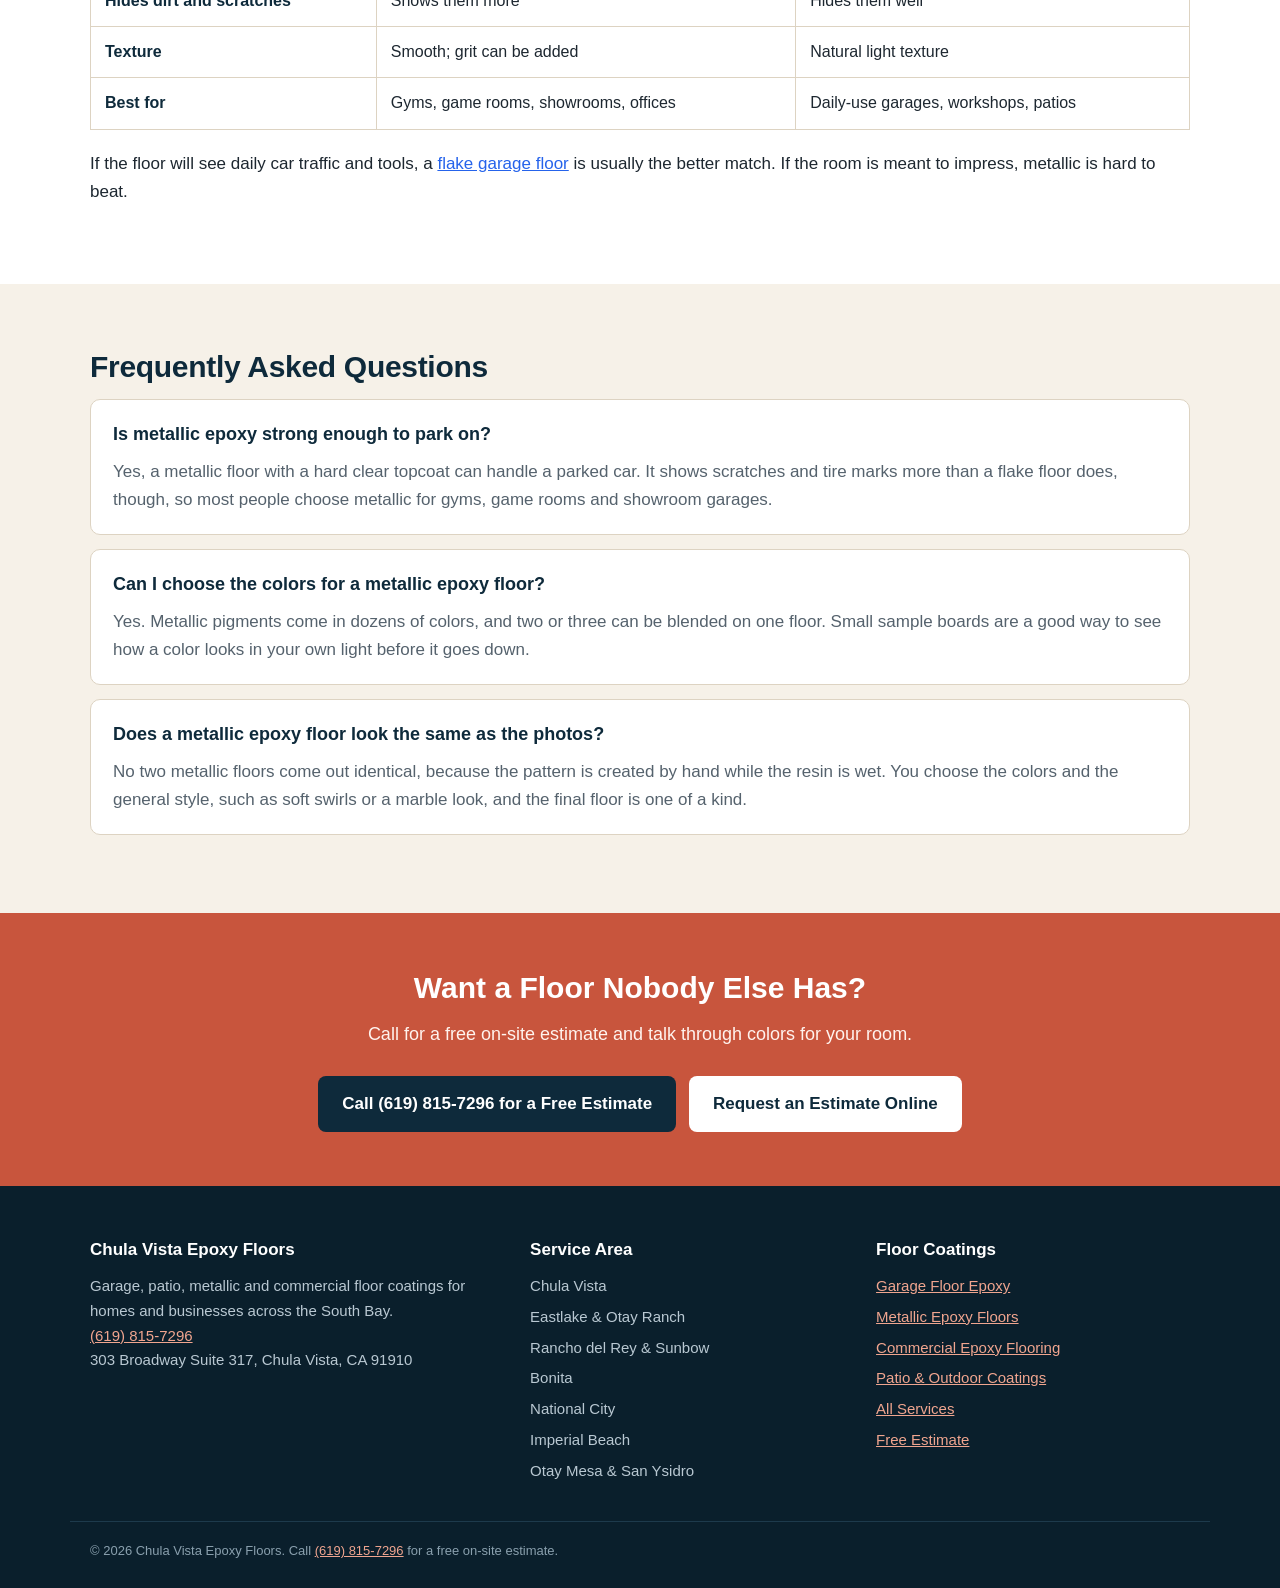
<file: metallic-epoxy-flooring-chula-vista.html>
<!DOCTYPE html>
<html lang="en">
<head>
<meta charset="utf-8">
<meta name="viewport" content="width=device-width, initial-scale=1">
<title>Metallic Epoxy Flooring in Chula Vista, CA</title>
<meta name="description" content="Metallic epoxy flooring in Chula Vista, CA for home gyms, game rooms, showrooms and offices. Hand-worked pigment, hard clear topcoat. Call (619) 815-7296.">
<link rel="canonical" href="https://www.chulavistaepoxyfloors.com/metallic-epoxy-flooring-chula-vista.html">
<link rel="stylesheet" href="styles.css">
<script type="application/ld+json">
{
  "@context": "https://schema.org",
  "@type": "LocalBusiness",
  "name": "Chula Vista Epoxy Floors",
  "telephone": "+1-619-815-7296",
  "url": "https://www.chulavistaepoxyfloors.com/",
  "image": "https://www.chulavistaepoxyfloors.com/epoxy-flooring-chula-vista-hero.webp",
  "address": {
    "@type": "PostalAddress",
    "streetAddress": "303 Broadway Suite 317",
    "addressLocality": "Chula Vista",
    "addressRegion": "CA",
    "postalCode": "91910",
    "addressCountry": "US"
  },
  "areaServed": "Chula Vista, CA",
  "description": "Epoxy flooring in Chula Vista, CA",
  "openingHours": "Mo-Fr 08:00-18:00"
}
</script>
<script type="application/ld+json">
{
  "@context": "https://schema.org",
  "@type": "FAQPage",
  "mainEntity": [
    {
      "@type": "Question",
      "name": "Is metallic epoxy strong enough to park on?",
      "acceptedAnswer": {
        "@type": "Answer",
        "text": "Yes, a metallic floor with a hard clear topcoat can handle a parked car. It shows scratches and tire marks more than a flake floor does, though, so most people choose metallic for gyms, game rooms and showroom garages."
      }
    },
    {
      "@type": "Question",
      "name": "Can I choose the colors for a metallic epoxy floor?",
      "acceptedAnswer": {
        "@type": "Answer",
        "text": "Yes. Metallic pigments come in dozens of colors, and two or three can be blended on one floor. Small sample boards are a good way to see how a color looks in your own light before it goes down."
      }
    },
    {
      "@type": "Question",
      "name": "Does a metallic epoxy floor look the same as the photos?",
      "acceptedAnswer": {
        "@type": "Answer",
        "text": "No two metallic floors come out identical, because the pattern is created by hand while the resin is wet. You choose the colors and the general style, such as soft swirls or a marble look, and the final floor is one of a kind."
      }
    }
  ]
}
</script>
</head>
<body>

<!-- NAV -->
<nav class="nav">
  <div class="nav-inner">
    <a class="brand" href="/">Chula Vista <span>Epoxy Floors</span></a>
    <div class="nav-links">
      <a href="/">Home</a>
      <a href="services.html">Services</a>
      <a href="garage-floor-epoxy-chula-vista.html">Garage Floors</a>
      <a href="commercial-epoxy-flooring-chula-vista.html">Commercial</a>
      <a href="contact.html">Contact</a>
    </div>
    <a class="nav-cta" href="tel:+16198157296">&#9742; (619) 815-7296</a>
  </div>
</nav>

<header class="hero">
  <div class="wrap hero-grid">
    <div class="hero-copy">
      <span class="eyebrow">Custom metallic floors</span>
      <h1>Metallic Epoxy Flooring in Chula Vista, CA</h1>
      <p class="hero-sub">Pearl, silver, copper and ocean-blue pigment worked by hand into clear resin, for floors that look poured rather than painted.</p>
      <a class="btn" href="tel:+16198157296">Call Now for a Free Estimate</a>
      <ul class="hero-points">
        <li>Two- and three-color blends</li>
        <li>Hard clear topcoat on every floor</li>
        <li>Homes, gyms, showrooms and offices</li>
      </ul>
    </div>
    <div class="hero-form">
      <h2>Get a Free Estimate</h2>
      <p class="form-note">Tell us about the floor and we&rsquo;ll call you back the same working day.</p>
      <form action="https://formspree.io/f/mppwvgqw" method="POST">
        <input type="hidden" name="_subject" value="New Lead &mdash; Metallic Epoxy Flooring in Chula Vista">
        <label for="hf-name">Name</label>
        <input type="text" id="hf-name" name="name" autocomplete="name" required>
        <label for="hf-phone">Phone</label>
        <input type="tel" id="hf-phone" name="phone" autocomplete="tel" required>
        <label for="hf-email">Email</label>
        <input type="email" id="hf-email" name="email" autocomplete="email">
        <label for="hf-service">What needs coating?</label>
        <select id="hf-service" name="service">
          <option>Garage floor</option>
          <option selected>Metallic epoxy floor</option>
          <option>Patio or outdoor concrete</option>
          <option>Commercial or warehouse floor</option>
          <option>Other / not sure</option>
        </select>
        <label for="hf-details">Size and condition</label>
        <input type="text" id="hf-details" name="details" placeholder="e.g. two-car garage, old paint peeling">
        <input type="text" name="_gotcha" style="display:none" tabindex="-1" autocomplete="off">
        <button type="submit">Send My Request</button>
      </form>
      <p class="form-alt">Prefer to talk? <a href="tel:+16198157296">Call (619) 815-7296</a></p>
    </div>
  </div>
</header>

<section class="hero-band">
  <img src="metallic-epoxy-floor-chula-vista.webp" alt="Pearl, silver and blue metallic epoxy floor in a converted garage gym" width="1600" height="1073">
</section>

<!-- INTRO -->
<section class="section">
  <div class="wrap">
    <p class="lead" style="max-width:860px; color:var(--ink);">Metallic epoxy flooring in Chula Vista gives a plain concrete slab the look of polished stone or swirling water. It&rsquo;s a favorite for converted garages, home gyms, game rooms and retail floors, and every one is installed over a diamond-ground slab and sealed with a hard clear coat.</p>
  </div>
</section>

<section class="section">
  <div class="wrap">
    <h2>What Does Metallic Epoxy Flooring Involve?</h2>
    <p>A metallic epoxy floor starts like any coating: the slab is ground, cracks are repaired, and a primer and tinted base coat go down. The metallic layer is clear epoxy mixed with mica pigment, poured onto the floor and moved by hand.</p>
    <p>Installers use rollers, trowels and sometimes a light solvent spray to push the pigment around, which creates the swirls and depth. After the metallic coat cures, a clear topcoat adds scratch resistance and sets the final sheen.</p>
    <p>A metallic floor usually takes two to three days on site because each layer needs time to cure before the next one.</p>
  </div>
</section>

<section class="section alt">
  <div class="wrap">
    <h2>When Do You Need a Metallic Epoxy Floor?</h2>
    <p>Metallic floors make sense when looks matter as much as toughness. Common projects are garage conversions, home gyms, game rooms, wine rooms, retail counters, salons and office lobbies.</p>
    <p>It&rsquo;s also a way to finish a slab-on-grade room without tile or flooring planks. The coating is seamless, so there are no grout lines or seams to collect dirt.</p>
  </div>
</section>

<section class="section">
  <div class="wrap">
    <h2>Why Does Every Metallic Floor Look Different?</h2>
    <p>Metallic pigment is made of tiny reflective flakes that line up differently depending on how the wet resin is moved. Roller direction, trowel strokes and even the temperature of the room change the pattern.</p>
    <p>Light changes it too. A metallic floor near an open garage door shifts color through the day as sunlight moves across it, which is a big part of the appeal.</p>
  </div>
</section>

<section class="section alt">
  <div class="wrap">
    <h2>What Affects the Cost of Metallic Epoxy Flooring in Chula Vista?</h2>
    <ul class="factors">
      <li><strong>Floor size</strong> &mdash; measured on site, including closets and nooks</li>
      <li><strong>Prep work</strong> &mdash; grinding, crack repair and removing any old coating</li>
      <li><strong>Color count</strong> &mdash; a single color or a blend of two or three</li>
      <li><strong>Design</strong> &mdash; soft movement, a marble look or a custom pattern</li>
      <li><strong>Topcoat</strong> &mdash; the clear wear layer chosen for the room&rsquo;s traffic</li>
      <li><strong>Room access</strong> &mdash; furniture or equipment that has to be moved out</li>
    </ul>
    <p>Metallic floors are quoted after we see the room. <a href="contact.html" style="color: #2563eb; text-decoration: underline;">Book a free estimate</a> and bring your color ideas.</p>
  </div>
</section>

<section class="section">
  <div class="wrap">
    <h2>Metallic Epoxy vs. Flake Epoxy: Which Do You Need?</h2>
    <table class="compare">
      <tr><th></th><th>Metallic epoxy</th><th>Flake epoxy</th></tr>
      <tr><td>Look</td><td>Glossy, swirling, one of a kind</td><td>Speckled, terrazzo-like, consistent</td></tr>
      <tr><td>Hides dirt and scratches</td><td>Shows them more</td><td>Hides them well</td></tr>
      <tr><td>Texture</td><td>Smooth; grit can be added</td><td>Natural light texture</td></tr>
      <tr><td>Best for</td><td>Gyms, game rooms, showrooms, offices</td><td>Daily-use garages, workshops, patios</td></tr>
    </table>
    <p>If the floor will see daily car traffic and tools, a <a href="garage-floor-epoxy-chula-vista.html" style="color: #2563eb; text-decoration: underline;">flake garage floor</a> is usually the better match. If the room is meant to impress, metallic is hard to beat.</p>
  </div>
</section>

<!-- FAQ -->
<section class="section alt">
  <div class="wrap">
    <h2>Frequently Asked Questions</h2>
      <div class="faq-item">
        <h3>Is metallic epoxy strong enough to park on?</h3>
        <p>Yes, a metallic floor with a hard clear topcoat can handle a parked car. It shows scratches and tire marks more than a flake floor does, though, so most people choose metallic for gyms, game rooms and showroom garages.</p>
      </div>
      <div class="faq-item">
        <h3>Can I choose the colors for a metallic epoxy floor?</h3>
        <p>Yes. Metallic pigments come in dozens of colors, and two or three can be blended on one floor. Small sample boards are a good way to see how a color looks in your own light before it goes down.</p>
      </div>
      <div class="faq-item">
        <h3>Does a metallic epoxy floor look the same as the photos?</h3>
        <p>No two metallic floors come out identical, because the pattern is created by hand while the resin is wet. You choose the colors and the general style, such as soft swirls or a marble look, and the final floor is one of a kind.</p>
      </div>
  </div>
</section>

<!-- CTA -->
<section class="cta-band">
  <div class="wrap">
    <h2>Want a Floor Nobody Else Has?</h2>
    <p>Call for a free on-site estimate and talk through colors for your room.</p>
    <a class="btn" href="tel:+16198157296">Call (619) 815-7296 for a Free Estimate</a>
    <a class="btn btn-light" href="contact.html">Request an Estimate Online</a>
  </div>
</section>

<!-- FOOTER -->
<footer class="footer">
  <div class="wrap footer-grid">
    <div>
      <h3>Chula Vista Epoxy Floors</h3>
      <p>Garage, patio, metallic and commercial floor coatings for homes and businesses across the South Bay.</p>
      <p><a href="tel:+16198157296">(619) 815-7296</a></p>
      <p>303 Broadway Suite 317, Chula Vista, CA 91910</p>
    </div>
    <div>
      <h3>Service Area</h3>
      <ul>
        <li>Chula Vista</li>
        <li>Eastlake &amp; Otay Ranch</li>
        <li>Rancho del Rey &amp; Sunbow</li>
        <li>Bonita</li>
        <li>National City</li>
        <li>Imperial Beach</li>
        <li>Otay Mesa &amp; San Ysidro</li>
      </ul>
    </div>
    <div>
      <h3>Floor Coatings</h3>
      <ul>
        <li><a href="garage-floor-epoxy-chula-vista.html">Garage Floor Epoxy</a></li>
        <li><a href="metallic-epoxy-flooring-chula-vista.html">Metallic Epoxy Floors</a></li>
        <li><a href="commercial-epoxy-flooring-chula-vista.html">Commercial Epoxy Flooring</a></li>
        <li><a href="patio-coating-chula-vista.html">Patio &amp; Outdoor Coatings</a></li>
        <li><a href="services.html">All Services</a></li>
        <li><a href="contact.html">Free Estimate</a></li>
      </ul>
    </div>
  </div>
  <div class="wrap footer-bottom">&copy; 2026 Chula Vista Epoxy Floors. Call <a href="tel:+16198157296">(619) 815-7296</a> for a free on-site estimate.</div>
</footer>

</body>
</html>
</file>
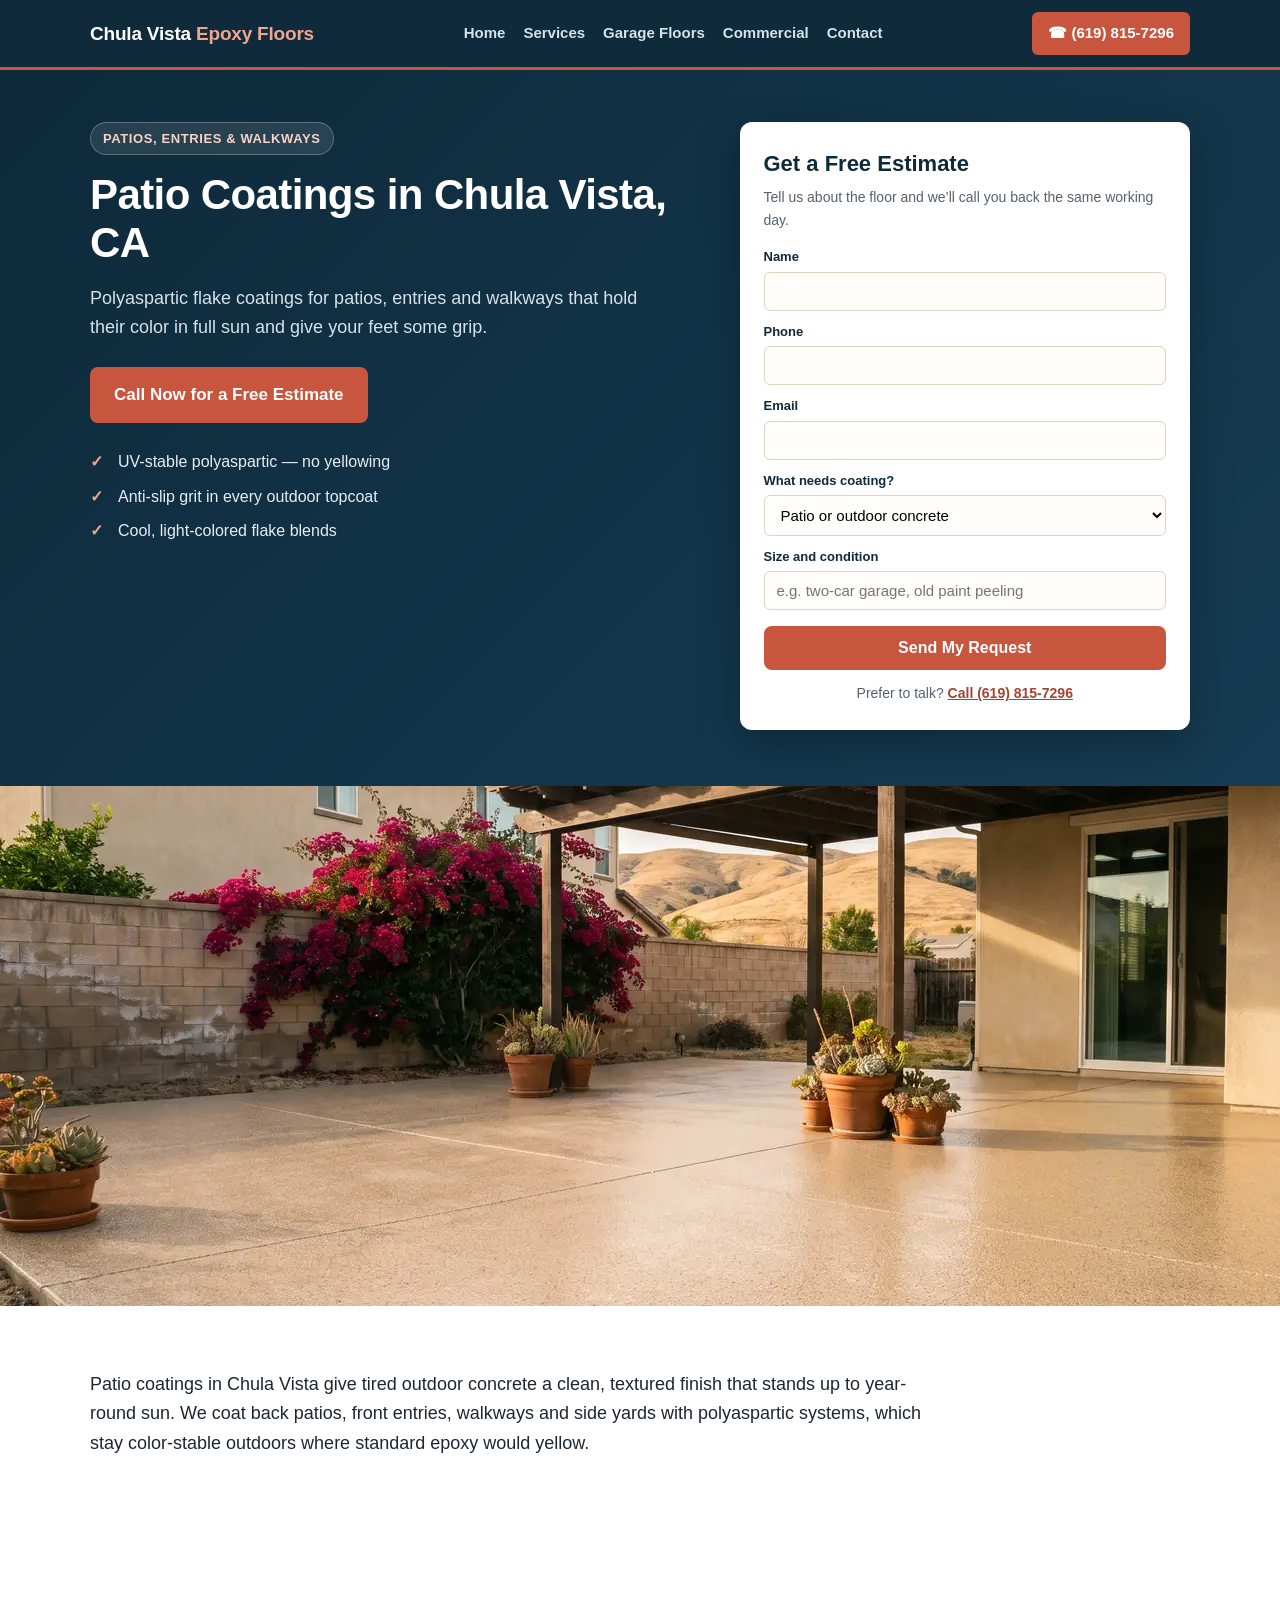
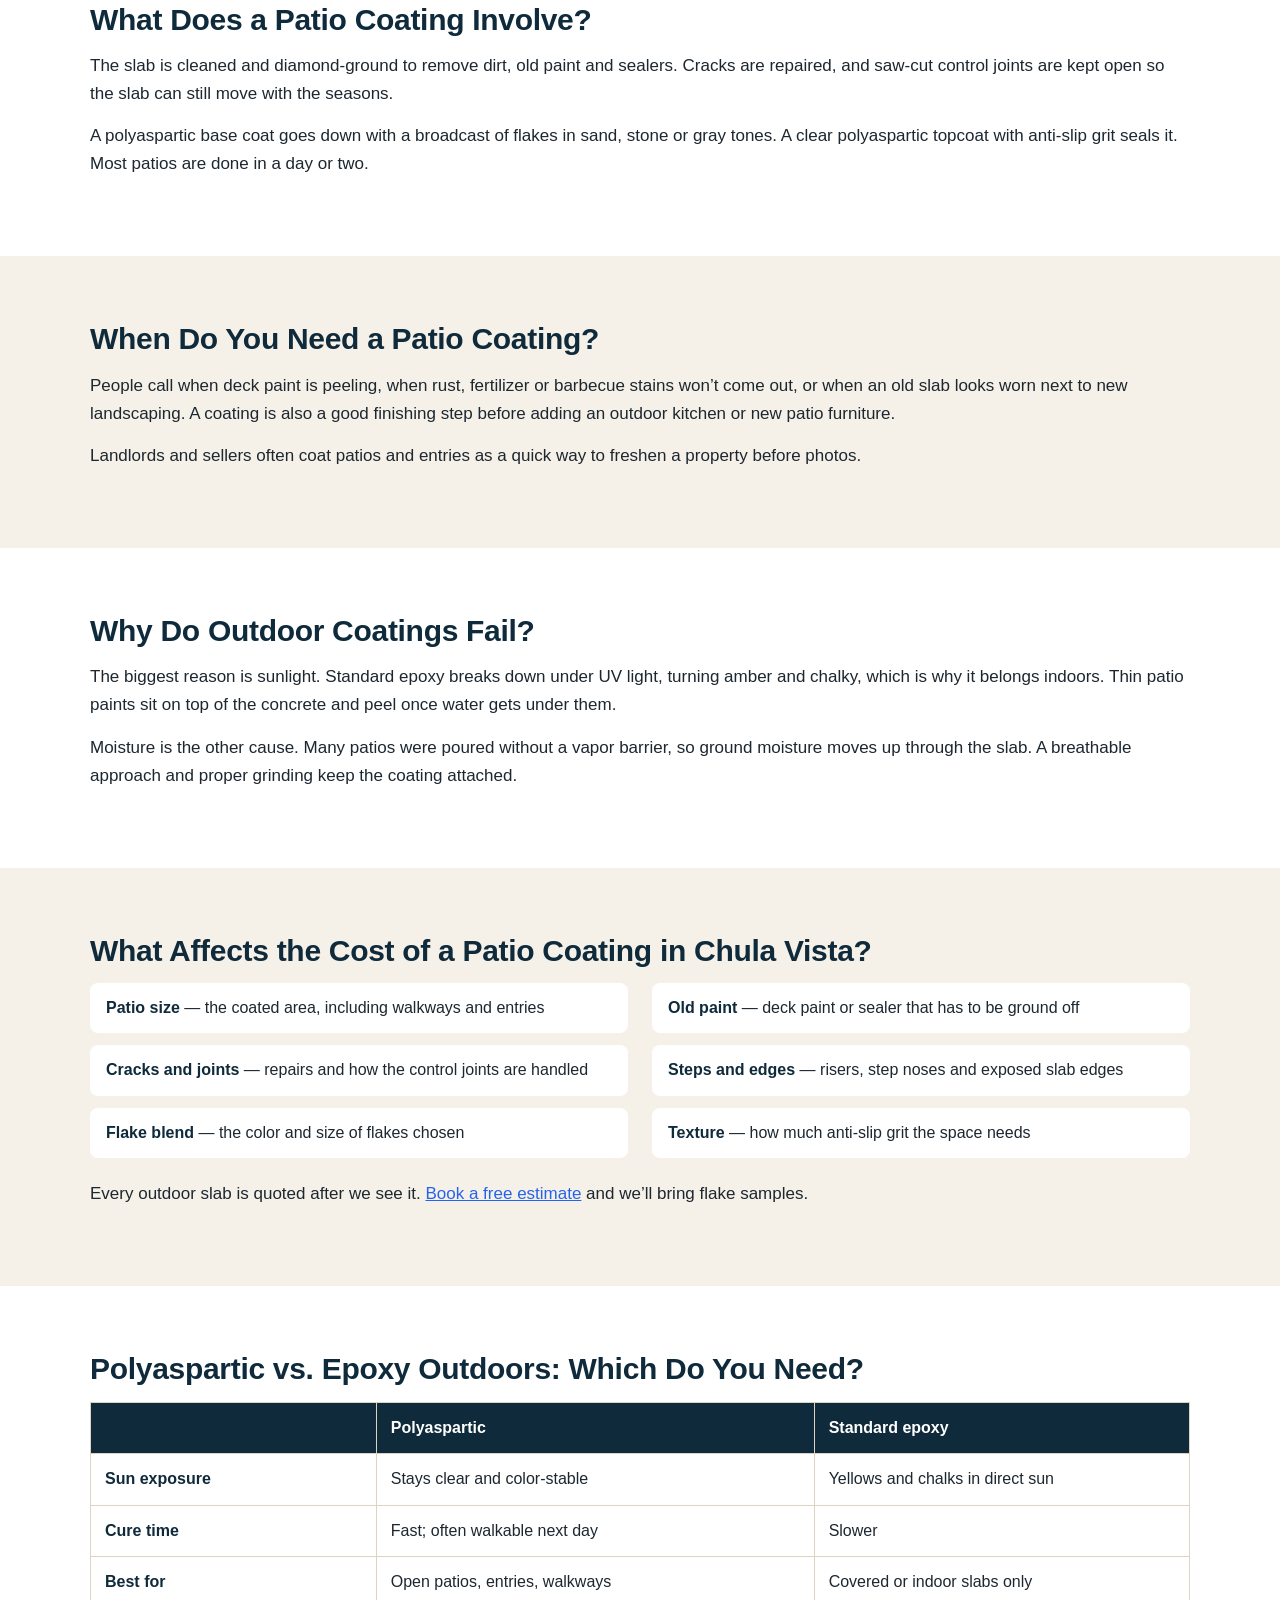
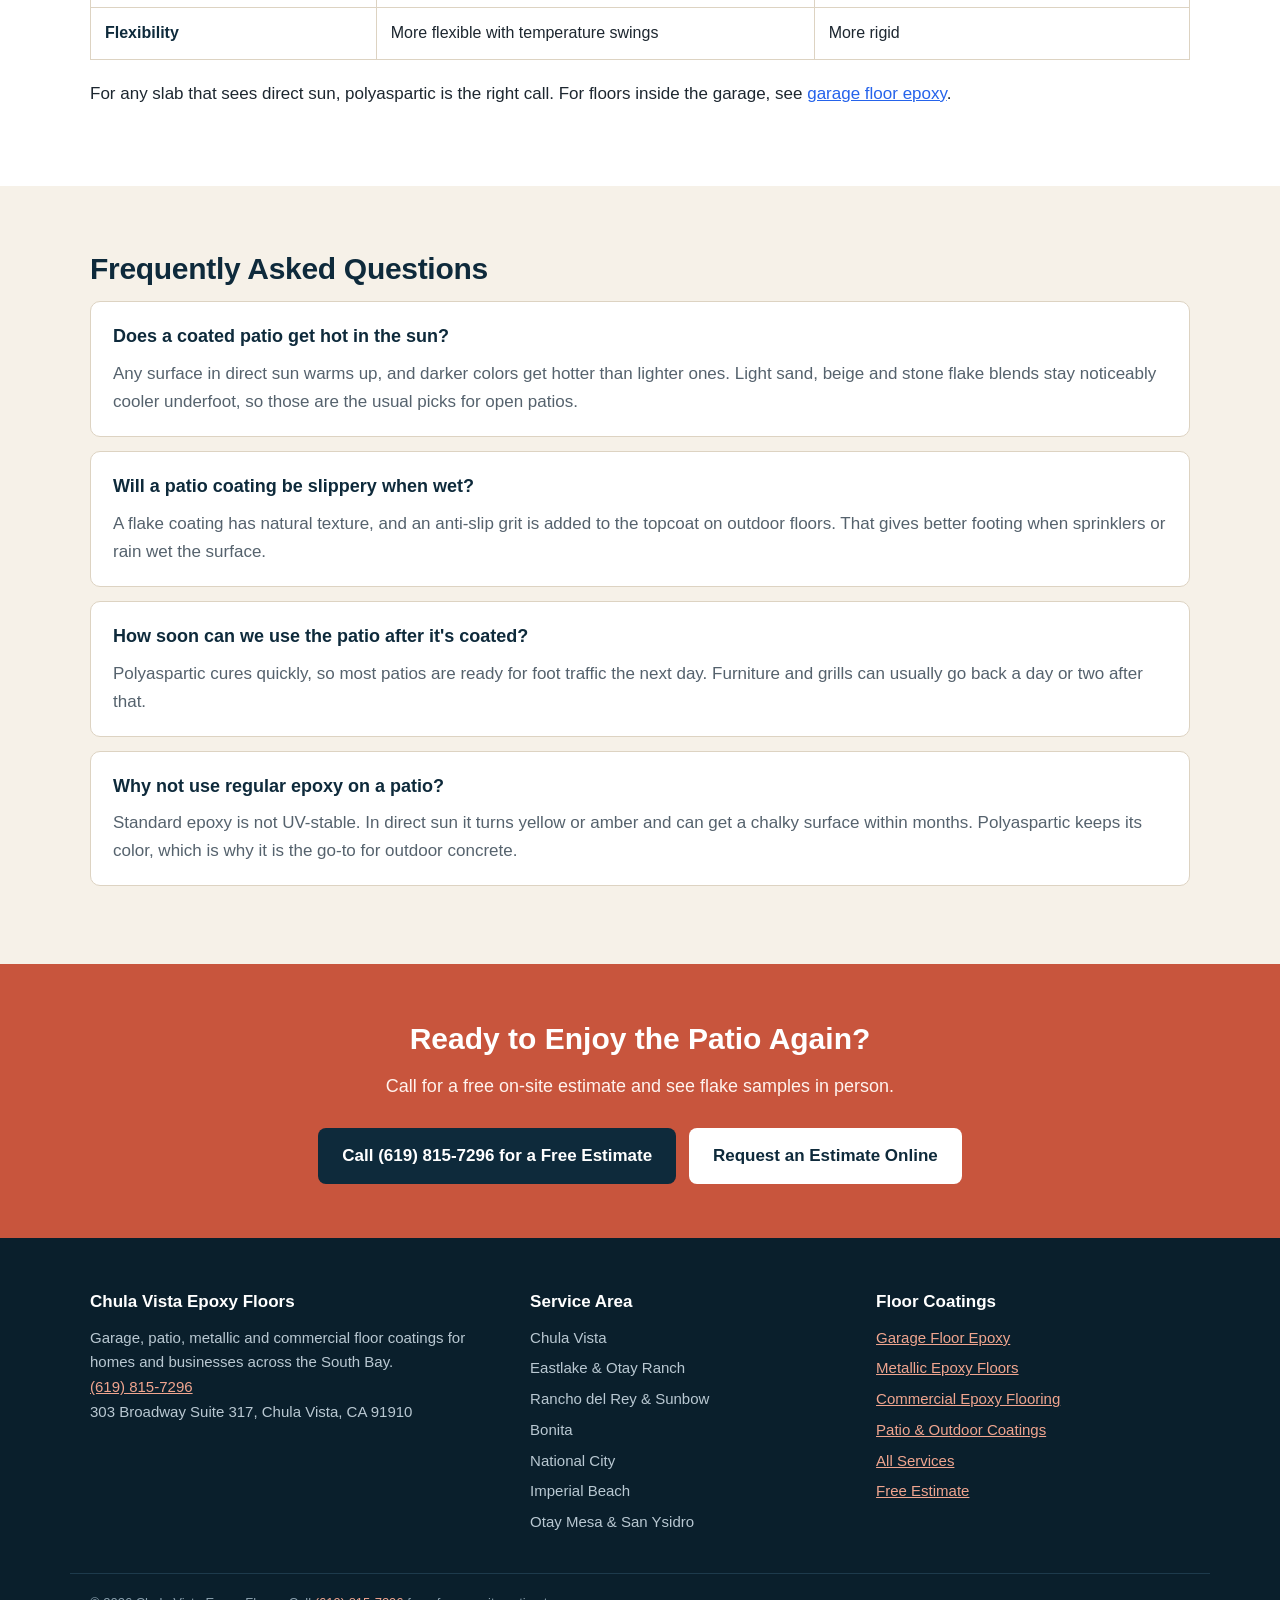
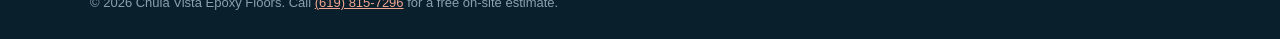
<file: patio-coating-chula-vista.html>
<!DOCTYPE html>
<html lang="en">
<head>
<meta charset="utf-8">
<meta name="viewport" content="width=device-width, initial-scale=1">
<title>Patio &amp; Outdoor Concrete Coatings in Chula Vista, CA</title>
<meta name="description" content="UV-stable polyaspartic patio and outdoor concrete coatings in Chula Vista, CA. Flake finishes with anti-slip grit. Free estimate: (619) 815-7296.">
<link rel="canonical" href="https://www.chulavistaepoxyfloors.com/patio-coating-chula-vista.html">
<link rel="stylesheet" href="styles.css">
<script type="application/ld+json">
{
  "@context": "https://schema.org",
  "@type": "LocalBusiness",
  "name": "Chula Vista Epoxy Floors",
  "telephone": "+1-619-815-7296",
  "url": "https://www.chulavistaepoxyfloors.com/",
  "image": "https://www.chulavistaepoxyfloors.com/epoxy-flooring-chula-vista-hero.webp",
  "address": {
    "@type": "PostalAddress",
    "streetAddress": "303 Broadway Suite 317",
    "addressLocality": "Chula Vista",
    "addressRegion": "CA",
    "postalCode": "91910",
    "addressCountry": "US"
  },
  "areaServed": "Chula Vista, CA",
  "description": "Epoxy flooring in Chula Vista, CA",
  "openingHours": "Mo-Fr 08:00-18:00"
}
</script>
<script type="application/ld+json">
{
  "@context": "https://schema.org",
  "@type": "FAQPage",
  "mainEntity": [
    {
      "@type": "Question",
      "name": "Does a coated patio get hot in the sun?",
      "acceptedAnswer": {
        "@type": "Answer",
        "text": "Any surface in direct sun warms up, and darker colors get hotter than lighter ones. Light sand, beige and stone flake blends stay noticeably cooler underfoot, so those are the usual picks for open patios."
      }
    },
    {
      "@type": "Question",
      "name": "Will a patio coating be slippery when wet?",
      "acceptedAnswer": {
        "@type": "Answer",
        "text": "A flake coating has natural texture, and an anti-slip grit is added to the topcoat on outdoor floors. That gives better footing when sprinklers or rain wet the surface."
      }
    },
    {
      "@type": "Question",
      "name": "How soon can we use the patio after it's coated?",
      "acceptedAnswer": {
        "@type": "Answer",
        "text": "Polyaspartic cures quickly, so most patios are ready for foot traffic the next day. Furniture and grills can usually go back a day or two after that."
      }
    },
    {
      "@type": "Question",
      "name": "Why not use regular epoxy on a patio?",
      "acceptedAnswer": {
        "@type": "Answer",
        "text": "Standard epoxy is not UV-stable. In direct sun it turns yellow or amber and can get a chalky surface within months. Polyaspartic keeps its color, which is why it is the go-to for outdoor concrete."
      }
    }
  ]
}
</script>
</head>
<body>

<!-- NAV -->
<nav class="nav">
  <div class="nav-inner">
    <a class="brand" href="/">Chula Vista <span>Epoxy Floors</span></a>
    <div class="nav-links">
      <a href="/">Home</a>
      <a href="services.html">Services</a>
      <a href="garage-floor-epoxy-chula-vista.html">Garage Floors</a>
      <a href="commercial-epoxy-flooring-chula-vista.html">Commercial</a>
      <a href="contact.html">Contact</a>
    </div>
    <a class="nav-cta" href="tel:+16198157296">&#9742; (619) 815-7296</a>
  </div>
</nav>

<header class="hero">
  <div class="wrap hero-grid">
    <div class="hero-copy">
      <span class="eyebrow">Patios, entries &amp; walkways</span>
      <h1>Patio Coatings in Chula Vista, CA</h1>
      <p class="hero-sub">Polyaspartic flake coatings for patios, entries and walkways that hold their color in full sun and give your feet some grip.</p>
      <a class="btn" href="tel:+16198157296">Call Now for a Free Estimate</a>
      <ul class="hero-points">
        <li>UV-stable polyaspartic &mdash; no yellowing</li>
        <li>Anti-slip grit in every outdoor topcoat</li>
        <li>Cool, light-colored flake blends</li>
      </ul>
    </div>
    <div class="hero-form">
      <h2>Get a Free Estimate</h2>
      <p class="form-note">Tell us about the floor and we&rsquo;ll call you back the same working day.</p>
      <form action="https://formspree.io/f/mppwvgqw" method="POST">
        <input type="hidden" name="_subject" value="New Lead &mdash; Patio Coating in Chula Vista">
        <label for="hf-name">Name</label>
        <input type="text" id="hf-name" name="name" autocomplete="name" required>
        <label for="hf-phone">Phone</label>
        <input type="tel" id="hf-phone" name="phone" autocomplete="tel" required>
        <label for="hf-email">Email</label>
        <input type="email" id="hf-email" name="email" autocomplete="email">
        <label for="hf-service">What needs coating?</label>
        <select id="hf-service" name="service">
          <option>Garage floor</option>
          <option>Metallic epoxy floor</option>
          <option selected>Patio or outdoor concrete</option>
          <option>Commercial or warehouse floor</option>
          <option>Other / not sure</option>
        </select>
        <label for="hf-details">Size and condition</label>
        <input type="text" id="hf-details" name="details" placeholder="e.g. two-car garage, old paint peeling">
        <input type="text" name="_gotcha" style="display:none" tabindex="-1" autocomplete="off">
        <button type="submit">Send My Request</button>
      </form>
      <p class="form-alt">Prefer to talk? <a href="tel:+16198157296">Call (619) 815-7296</a></p>
    </div>
  </div>
</header>

<section class="hero-band">
  <img src="patio-coating-chula-vista.webp" alt="Backyard patio with a fresh sand-toned flake coating and a pergola" width="1280" height="956">
</section>

<!-- INTRO -->
<section class="section">
  <div class="wrap">
    <p class="lead" style="max-width:860px; color:var(--ink);">Patio coatings in Chula Vista give tired outdoor concrete a clean, textured finish that stands up to year-round sun. We coat back patios, front entries, walkways and side yards with polyaspartic systems, which stay color-stable outdoors where standard epoxy would yellow.</p>
  </div>
</section>

<section class="section">
  <div class="wrap">
    <h2>What Does a Patio Coating Involve?</h2>
    <p>The slab is cleaned and diamond-ground to remove dirt, old paint and sealers. Cracks are repaired, and saw-cut control joints are kept open so the slab can still move with the seasons.</p>
    <p>A polyaspartic base coat goes down with a broadcast of flakes in sand, stone or gray tones. A clear polyaspartic topcoat with anti-slip grit seals it. Most patios are done in a day or two.</p>
  </div>
</section>

<section class="section alt">
  <div class="wrap">
    <h2>When Do You Need a Patio Coating?</h2>
    <p>People call when deck paint is peeling, when rust, fertilizer or barbecue stains won&rsquo;t come out, or when an old slab looks worn next to new landscaping. A coating is also a good finishing step before adding an outdoor kitchen or new patio furniture.</p>
    <p>Landlords and sellers often coat patios and entries as a quick way to freshen a property before photos.</p>
  </div>
</section>

<section class="section">
  <div class="wrap">
    <h2>Why Do Outdoor Coatings Fail?</h2>
    <p>The biggest reason is sunlight. Standard epoxy breaks down under UV light, turning amber and chalky, which is why it belongs indoors. Thin patio paints sit on top of the concrete and peel once water gets under them.</p>
    <p>Moisture is the other cause. Many patios were poured without a vapor barrier, so ground moisture moves up through the slab. A breathable approach and proper grinding keep the coating attached.</p>
  </div>
</section>

<section class="section alt">
  <div class="wrap">
    <h2>What Affects the Cost of a Patio Coating in Chula Vista?</h2>
    <ul class="factors">
      <li><strong>Patio size</strong> &mdash; the coated area, including walkways and entries</li>
      <li><strong>Old paint</strong> &mdash; deck paint or sealer that has to be ground off</li>
      <li><strong>Cracks and joints</strong> &mdash; repairs and how the control joints are handled</li>
      <li><strong>Steps and edges</strong> &mdash; risers, step noses and exposed slab edges</li>
      <li><strong>Flake blend</strong> &mdash; the color and size of flakes chosen</li>
      <li><strong>Texture</strong> &mdash; how much anti-slip grit the space needs</li>
    </ul>
    <p>Every outdoor slab is quoted after we see it. <a href="contact.html" style="color: #2563eb; text-decoration: underline;">Book a free estimate</a> and we&rsquo;ll bring flake samples.</p>
  </div>
</section>

<section class="section">
  <div class="wrap">
    <h2>Polyaspartic vs. Epoxy Outdoors: Which Do You Need?</h2>
    <table class="compare">
      <tr><th></th><th>Polyaspartic</th><th>Standard epoxy</th></tr>
      <tr><td>Sun exposure</td><td>Stays clear and color-stable</td><td>Yellows and chalks in direct sun</td></tr>
      <tr><td>Cure time</td><td>Fast; often walkable next day</td><td>Slower</td></tr>
      <tr><td>Best for</td><td>Open patios, entries, walkways</td><td>Covered or indoor slabs only</td></tr>
      <tr><td>Flexibility</td><td>More flexible with temperature swings</td><td>More rigid</td></tr>
    </table>
    <p>For any slab that sees direct sun, polyaspartic is the right call. For floors inside the garage, see <a href="garage-floor-epoxy-chula-vista.html" style="color: #2563eb; text-decoration: underline;">garage floor epoxy</a>.</p>
  </div>
</section>

<!-- FAQ -->
<section class="section alt">
  <div class="wrap">
    <h2>Frequently Asked Questions</h2>
      <div class="faq-item">
        <h3>Does a coated patio get hot in the sun?</h3>
        <p>Any surface in direct sun warms up, and darker colors get hotter than lighter ones. Light sand, beige and stone flake blends stay noticeably cooler underfoot, so those are the usual picks for open patios.</p>
      </div>
      <div class="faq-item">
        <h3>Will a patio coating be slippery when wet?</h3>
        <p>A flake coating has natural texture, and an anti-slip grit is added to the topcoat on outdoor floors. That gives better footing when sprinklers or rain wet the surface.</p>
      </div>
      <div class="faq-item">
        <h3>How soon can we use the patio after it's coated?</h3>
        <p>Polyaspartic cures quickly, so most patios are ready for foot traffic the next day. Furniture and grills can usually go back a day or two after that.</p>
      </div>
      <div class="faq-item">
        <h3>Why not use regular epoxy on a patio?</h3>
        <p>Standard epoxy is not UV-stable. In direct sun it turns yellow or amber and can get a chalky surface within months. Polyaspartic keeps its color, which is why it is the go-to for outdoor concrete.</p>
      </div>
  </div>
</section>

<!-- CTA -->
<section class="cta-band">
  <div class="wrap">
    <h2>Ready to Enjoy the Patio Again?</h2>
    <p>Call for a free on-site estimate and see flake samples in person.</p>
    <a class="btn" href="tel:+16198157296">Call (619) 815-7296 for a Free Estimate</a>
    <a class="btn btn-light" href="contact.html">Request an Estimate Online</a>
  </div>
</section>

<!-- FOOTER -->
<footer class="footer">
  <div class="wrap footer-grid">
    <div>
      <h3>Chula Vista Epoxy Floors</h3>
      <p>Garage, patio, metallic and commercial floor coatings for homes and businesses across the South Bay.</p>
      <p><a href="tel:+16198157296">(619) 815-7296</a></p>
      <p>303 Broadway Suite 317, Chula Vista, CA 91910</p>
    </div>
    <div>
      <h3>Service Area</h3>
      <ul>
        <li>Chula Vista</li>
        <li>Eastlake &amp; Otay Ranch</li>
        <li>Rancho del Rey &amp; Sunbow</li>
        <li>Bonita</li>
        <li>National City</li>
        <li>Imperial Beach</li>
        <li>Otay Mesa &amp; San Ysidro</li>
      </ul>
    </div>
    <div>
      <h3>Floor Coatings</h3>
      <ul>
        <li><a href="garage-floor-epoxy-chula-vista.html">Garage Floor Epoxy</a></li>
        <li><a href="metallic-epoxy-flooring-chula-vista.html">Metallic Epoxy Floors</a></li>
        <li><a href="commercial-epoxy-flooring-chula-vista.html">Commercial Epoxy Flooring</a></li>
        <li><a href="patio-coating-chula-vista.html">Patio &amp; Outdoor Coatings</a></li>
        <li><a href="services.html">All Services</a></li>
        <li><a href="contact.html">Free Estimate</a></li>
      </ul>
    </div>
  </div>
  <div class="wrap footer-bottom">&copy; 2026 Chula Vista Epoxy Floors. Call <a href="tel:+16198157296">(619) 815-7296</a> for a free on-site estimate.</div>
</footer>

</body>
</html>
</file>
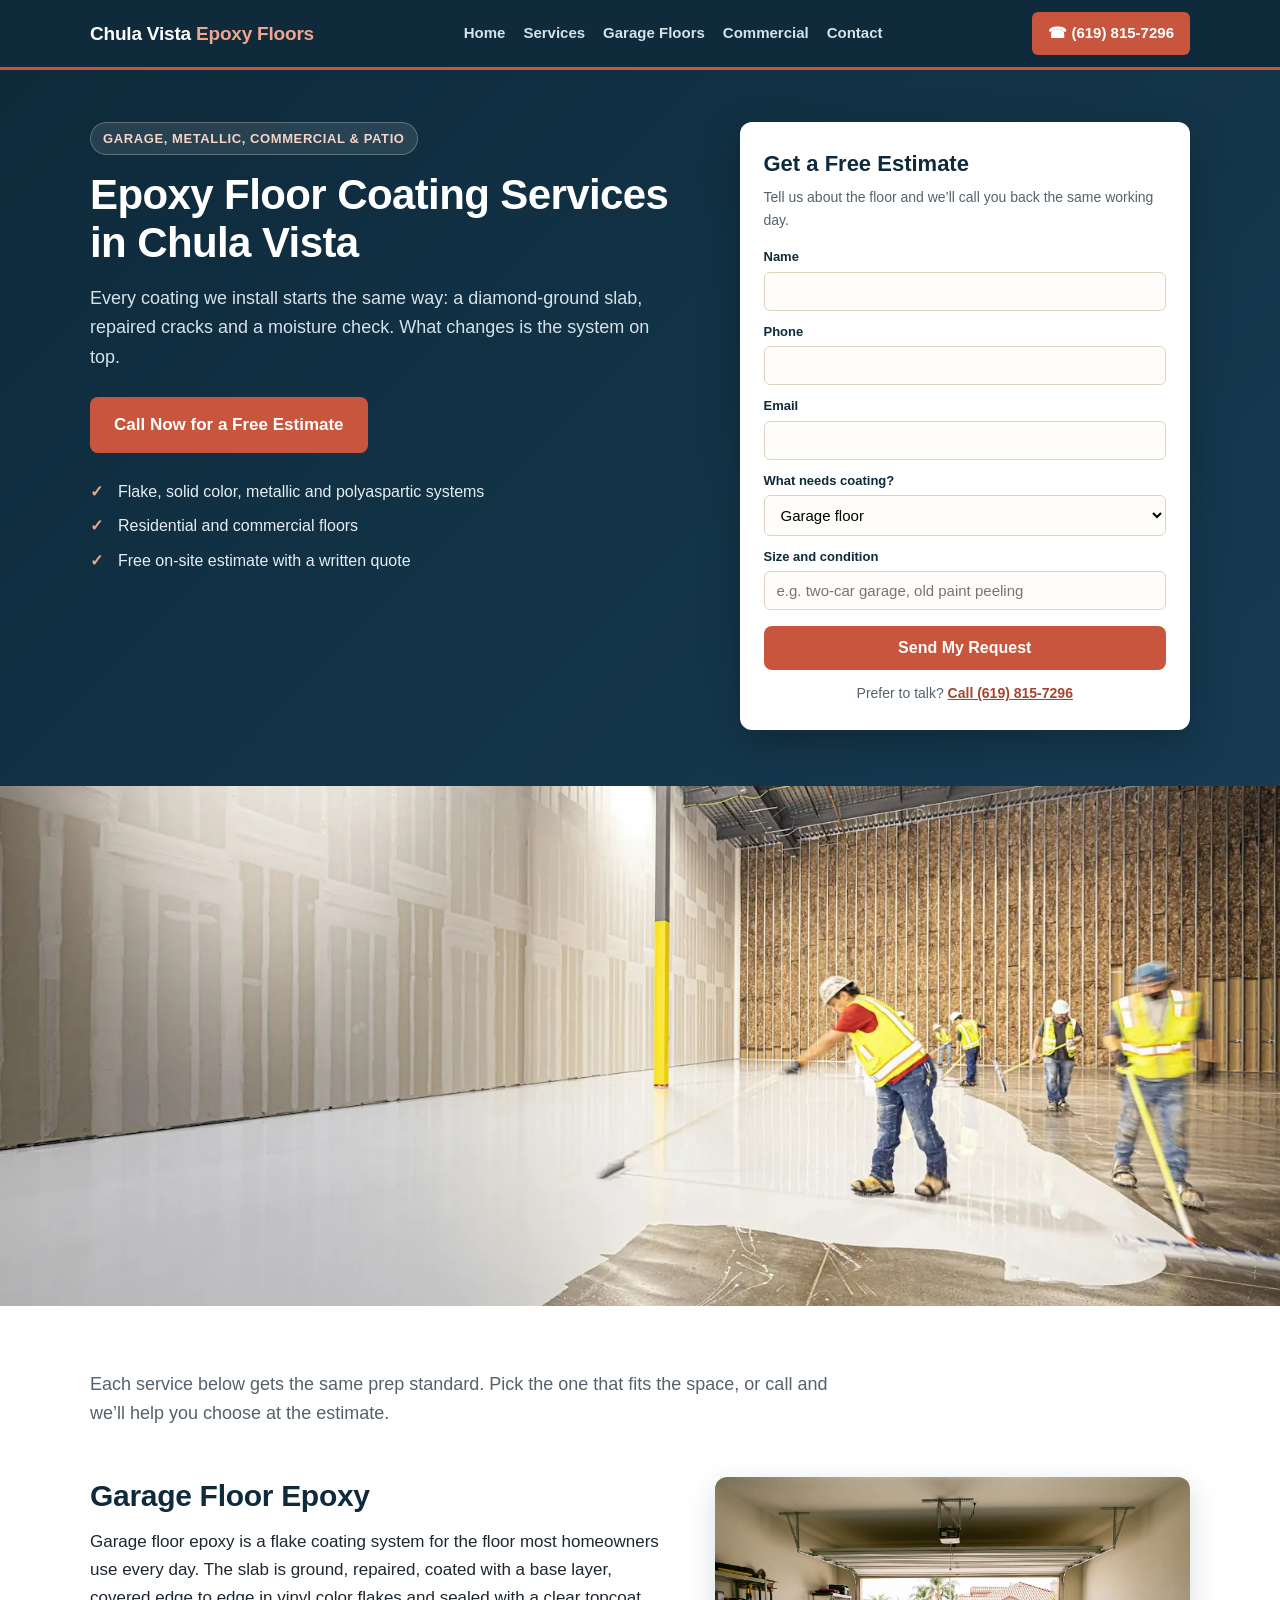
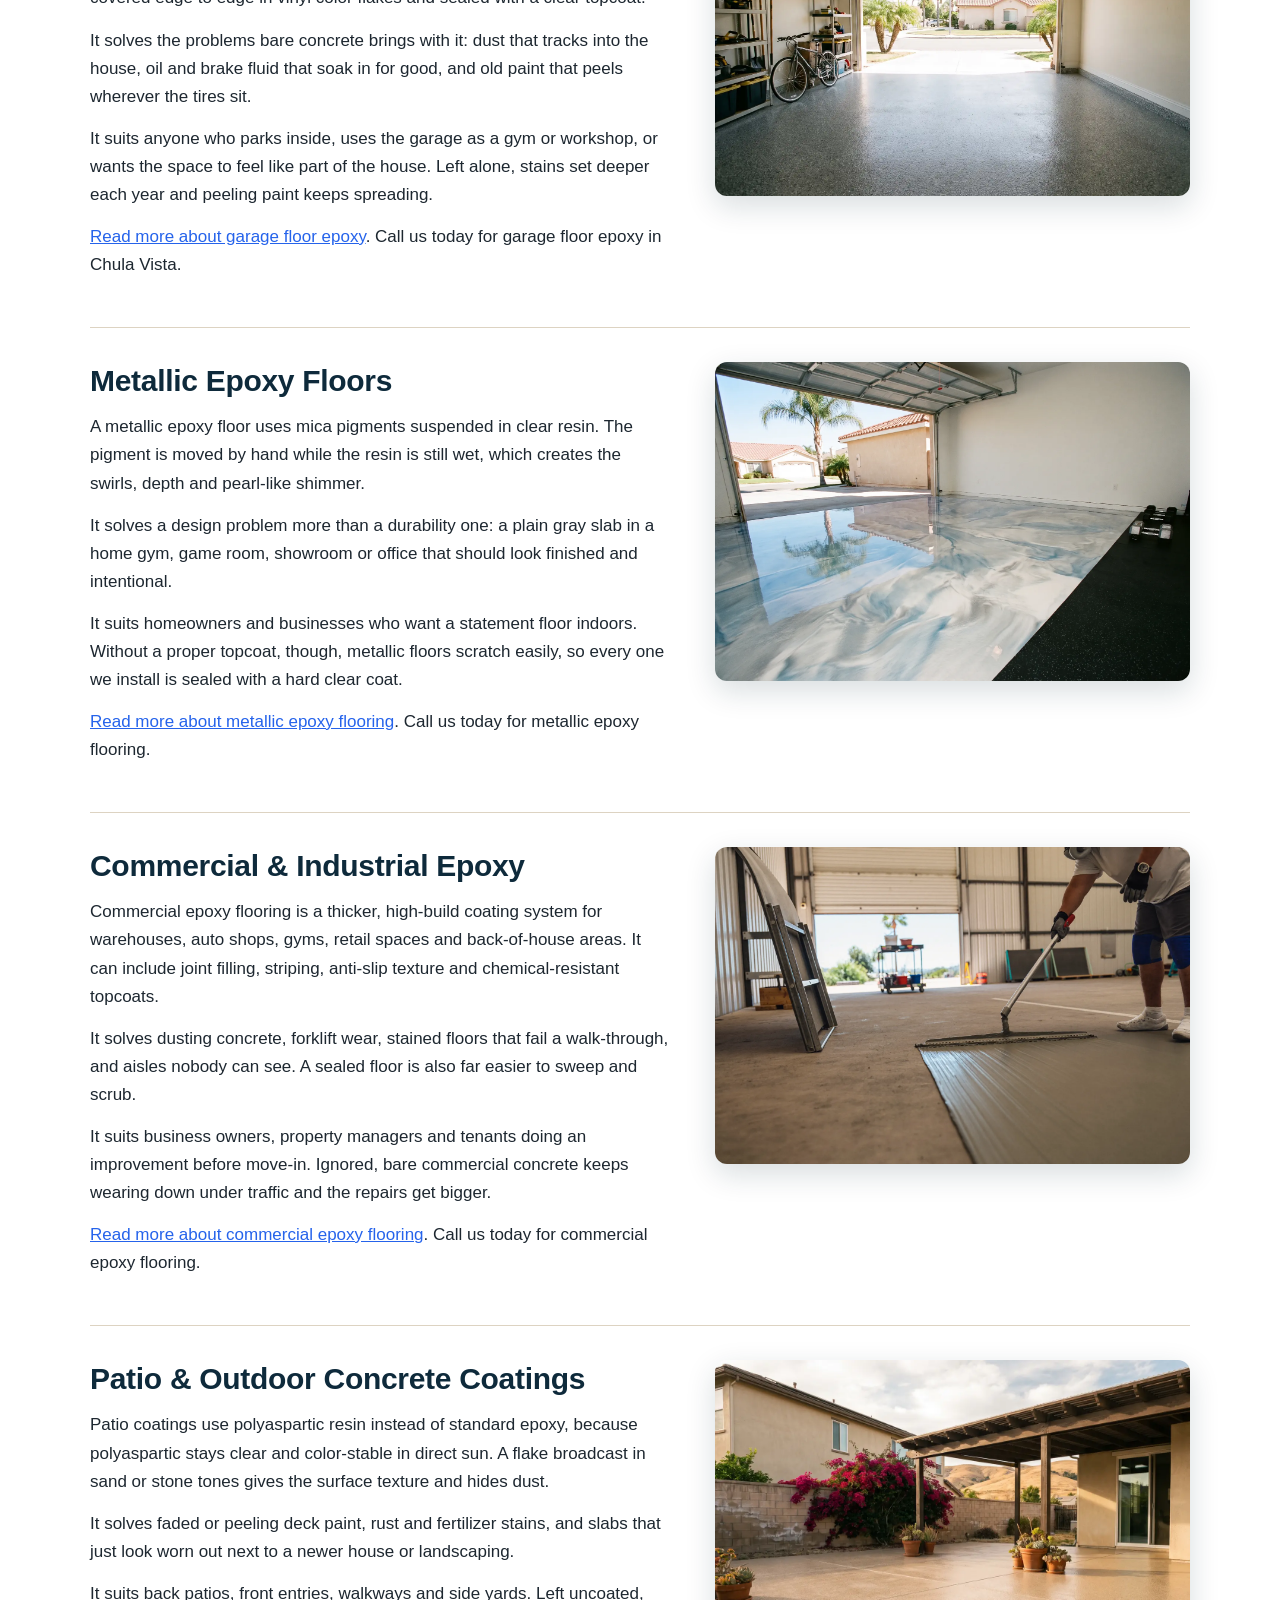
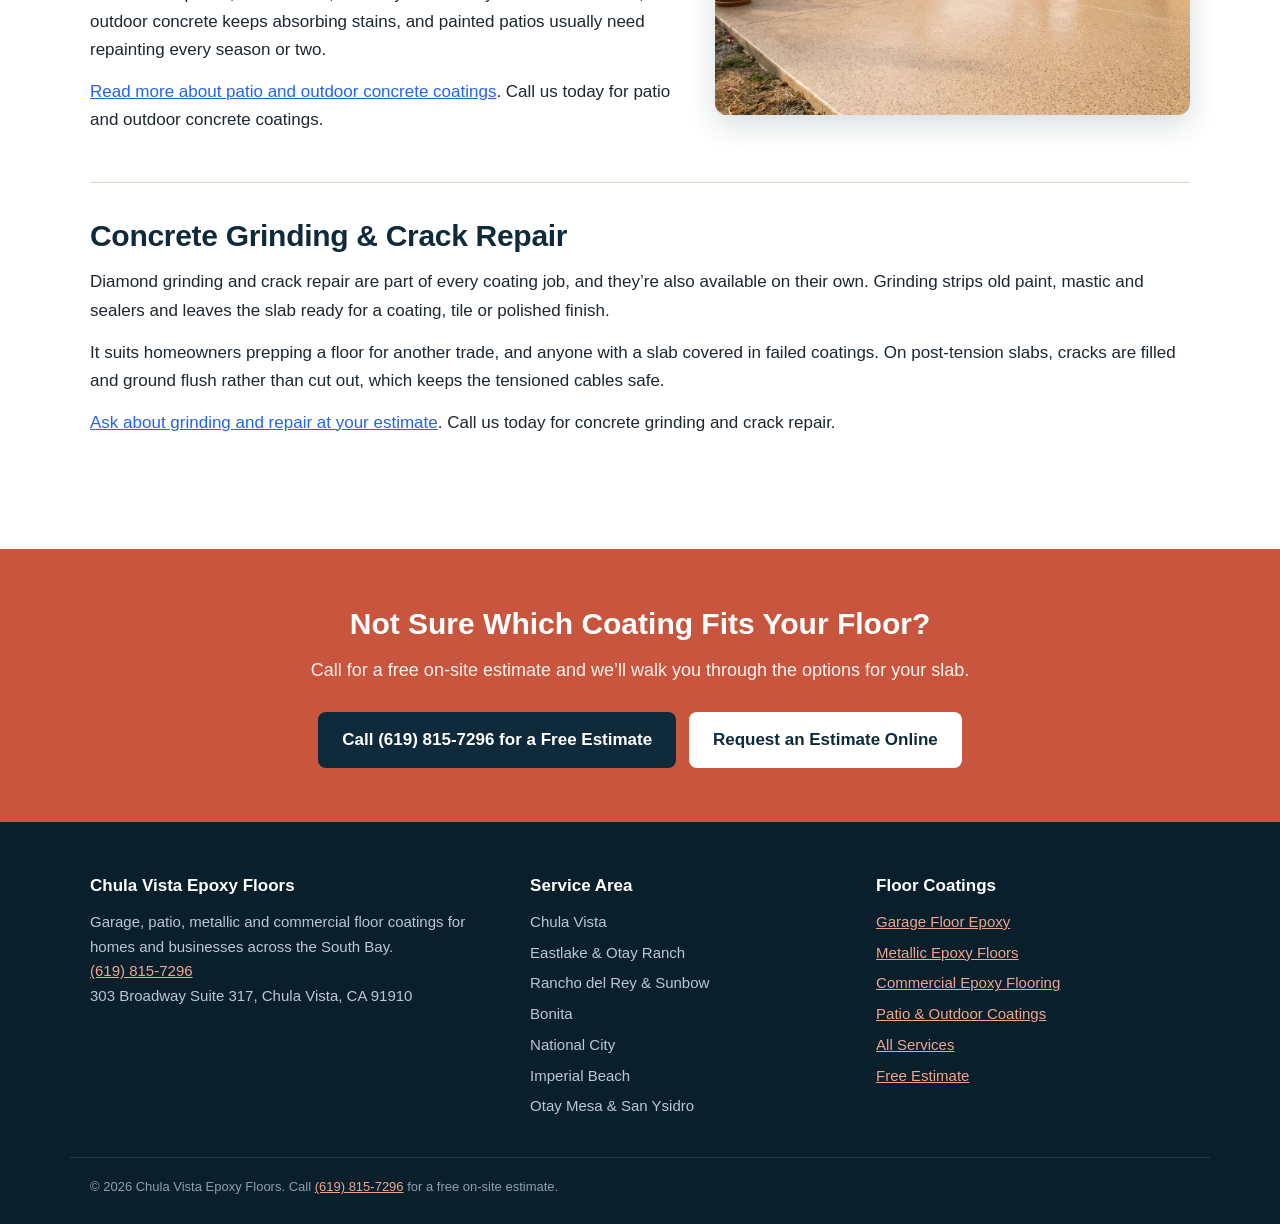
<file: services.html>
<!DOCTYPE html>
<html lang="en">
<head>
<meta charset="utf-8">
<meta name="viewport" content="width=device-width, initial-scale=1">
<title>Epoxy Floor Coating Services in Chula Vista, CA</title>
<meta name="description" content="Garage floor epoxy, metallic floors, commercial coatings and UV-stable patio coatings in Chula Vista, CA. Free on-site estimate: (619) 815-7296.">
<link rel="canonical" href="https://www.chulavistaepoxyfloors.com/services.html">
<link rel="stylesheet" href="styles.css">
<script type="application/ld+json">
{
  "@context": "https://schema.org",
  "@type": "LocalBusiness",
  "name": "Chula Vista Epoxy Floors",
  "telephone": "+1-619-815-7296",
  "url": "https://www.chulavistaepoxyfloors.com/",
  "image": "https://www.chulavistaepoxyfloors.com/epoxy-flooring-chula-vista-hero.webp",
  "address": {
    "@type": "PostalAddress",
    "streetAddress": "303 Broadway Suite 317",
    "addressLocality": "Chula Vista",
    "addressRegion": "CA",
    "postalCode": "91910",
    "addressCountry": "US"
  },
  "areaServed": "Chula Vista, CA",
  "description": "Epoxy flooring in Chula Vista, CA",
  "openingHours": "Mo-Fr 08:00-18:00"
}
</script>
<script type="application/ld+json">
{
  "@context": "https://schema.org",
  "@type": "Service",
  "serviceType": "Garage Floor Epoxy",
  "areaServed": "Chula Vista, CA",
  "provider": {
    "@type": "LocalBusiness",
    "name": "Chula Vista Epoxy Floors"
  }
}
</script>
<script type="application/ld+json">
{
  "@context": "https://schema.org",
  "@type": "Service",
  "serviceType": "Metallic Epoxy Floors",
  "areaServed": "Chula Vista, CA",
  "provider": {
    "@type": "LocalBusiness",
    "name": "Chula Vista Epoxy Floors"
  }
}
</script>
<script type="application/ld+json">
{
  "@context": "https://schema.org",
  "@type": "Service",
  "serviceType": "Commercial & Industrial Epoxy",
  "areaServed": "Chula Vista, CA",
  "provider": {
    "@type": "LocalBusiness",
    "name": "Chula Vista Epoxy Floors"
  }
}
</script>
<script type="application/ld+json">
{
  "@context": "https://schema.org",
  "@type": "Service",
  "serviceType": "Patio & Outdoor Concrete Coatings",
  "areaServed": "Chula Vista, CA",
  "provider": {
    "@type": "LocalBusiness",
    "name": "Chula Vista Epoxy Floors"
  }
}
</script>
<script type="application/ld+json">
{
  "@context": "https://schema.org",
  "@type": "Service",
  "serviceType": "Concrete Grinding & Crack Repair",
  "areaServed": "Chula Vista, CA",
  "provider": {
    "@type": "LocalBusiness",
    "name": "Chula Vista Epoxy Floors"
  }
}
</script>
</head>
<body>

<!-- NAV -->
<nav class="nav">
  <div class="nav-inner">
    <a class="brand" href="/">Chula Vista <span>Epoxy Floors</span></a>
    <div class="nav-links">
      <a href="/">Home</a>
      <a href="services.html">Services</a>
      <a href="garage-floor-epoxy-chula-vista.html">Garage Floors</a>
      <a href="commercial-epoxy-flooring-chula-vista.html">Commercial</a>
      <a href="contact.html">Contact</a>
    </div>
    <a class="nav-cta" href="tel:+16198157296">&#9742; (619) 815-7296</a>
  </div>
</nav>

<header class="hero">
  <div class="wrap hero-grid">
    <div class="hero-copy">
      <span class="eyebrow">Garage, metallic, commercial &amp; patio</span>
      <h1>Epoxy Floor Coating Services in Chula Vista</h1>
      <p class="hero-sub">Every coating we install starts the same way: a diamond-ground slab, repaired cracks and a moisture check. What changes is the system on top.</p>
      <a class="btn" href="tel:+16198157296">Call Now for a Free Estimate</a>
      <ul class="hero-points">
        <li>Flake, solid color, metallic and polyaspartic systems</li>
        <li>Residential and commercial floors</li>
        <li>Free on-site estimate with a written quote</li>
      </ul>
    </div>
    <div class="hero-form">
      <h2>Get a Free Estimate</h2>
      <p class="form-note">Tell us about the floor and we&rsquo;ll call you back the same working day.</p>
      <form action="https://formspree.io/f/mppwvgqw" method="POST">
        <input type="hidden" name="_subject" value="New Lead &mdash; Epoxy Floor Services in Chula Vista">
        <label for="hf-name">Name</label>
        <input type="text" id="hf-name" name="name" autocomplete="name" required>
        <label for="hf-phone">Phone</label>
        <input type="tel" id="hf-phone" name="phone" autocomplete="tel" required>
        <label for="hf-email">Email</label>
        <input type="email" id="hf-email" name="email" autocomplete="email">
        <label for="hf-service">What needs coating?</label>
        <select id="hf-service" name="service">
          <option>Garage floor</option>
          <option>Metallic epoxy floor</option>
          <option>Patio or outdoor concrete</option>
          <option>Commercial or warehouse floor</option>
          <option>Other / not sure</option>
        </select>
        <label for="hf-details">Size and condition</label>
        <input type="text" id="hf-details" name="details" placeholder="e.g. two-car garage, old paint peeling">
        <input type="text" name="_gotcha" style="display:none" tabindex="-1" autocomplete="off">
        <button type="submit">Send My Request</button>
      </form>
      <p class="form-alt">Prefer to talk? <a href="tel:+16198157296">Call (619) 815-7296</a></p>
    </div>
  </div>
</header>

<section class="hero-band">
  <img src="epoxy-coating-crew-chula-vista.webp" alt="Crew rolling a white epoxy coating across a large commercial floor" width="1600" height="1067">
</section>

<!-- SERVICES -->
<section class="section">
  <div class="wrap">
    <p class="lead">Each service below gets the same prep standard. Pick the one that fits the space, or call and we&rsquo;ll help you choose at the estimate.</p>
    <div class="svc-block">
      <div class="grid2">
        <div>
          <h2>Garage Floor Epoxy</h2>
        <p>Garage floor epoxy is a flake coating system for the floor most homeowners use every day. The slab is ground, repaired, coated with a base layer, covered edge to edge in vinyl color flakes and sealed with a clear topcoat.</p>
        <p>It solves the problems bare concrete brings with it: dust that tracks into the house, oil and brake fluid that soak in for good, and old paint that peels wherever the tires sit.</p>
        <p>It suits anyone who parks inside, uses the garage as a gym or workshop, or wants the space to feel like part of the house. Left alone, stains set deeper each year and peeling paint keeps spreading.</p>
          <p><a href="garage-floor-epoxy-chula-vista.html" style="color: #2563eb; text-decoration: underline;">Read more about garage floor epoxy</a>. Call us today for garage floor epoxy in Chula Vista.</p>
        </div>
        <div class="figure">
          <img src="garage-floor-epoxy-chula-vista.webp" alt="Flake epoxy floor in a residential garage with the door open to the street" width="1600" height="1073" loading="lazy">
        </div>
      </div>
    </div>
    <div class="svc-block">
      <div class="grid2">
        <div>
          <h2>Metallic Epoxy Floors</h2>
        <p>A metallic epoxy floor uses mica pigments suspended in clear resin. The pigment is moved by hand while the resin is still wet, which creates the swirls, depth and pearl-like shimmer.</p>
        <p>It solves a design problem more than a durability one: a plain gray slab in a home gym, game room, showroom or office that should look finished and intentional.</p>
        <p>It suits homeowners and businesses who want a statement floor indoors. Without a proper topcoat, though, metallic floors scratch easily, so every one we install is sealed with a hard clear coat.</p>
          <p><a href="metallic-epoxy-flooring-chula-vista.html" style="color: #2563eb; text-decoration: underline;">Read more about metallic epoxy flooring</a>. Call us today for metallic epoxy flooring.</p>
        </div>
        <div class="figure">
          <img src="metallic-epoxy-floor-chula-vista.webp" alt="Swirled pearl and blue metallic epoxy floor reflecting the open garage door" width="1600" height="1073" loading="lazy">
        </div>
      </div>
    </div>
    <div class="svc-block">
      <div class="grid2">
        <div>
          <h2>Commercial &amp; Industrial Epoxy</h2>
        <p>Commercial epoxy flooring is a thicker, high-build coating system for warehouses, auto shops, gyms, retail spaces and back-of-house areas. It can include joint filling, striping, anti-slip texture and chemical-resistant topcoats.</p>
        <p>It solves dusting concrete, forklift wear, stained floors that fail a walk-through, and aisles nobody can see. A sealed floor is also far easier to sweep and scrub.</p>
        <p>It suits business owners, property managers and tenants doing an improvement before move-in. Ignored, bare commercial concrete keeps wearing down under traffic and the repairs get bigger.</p>
          <p><a href="commercial-epoxy-flooring-chula-vista.html" style="color: #2563eb; text-decoration: underline;">Read more about commercial epoxy flooring</a>. Call us today for commercial epoxy flooring.</p>
        </div>
        <div class="figure">
          <img src="commercial-epoxy-flooring-chula-vista.webp" alt="Floor coating installer pulling gray epoxy across a warehouse slab" width="1600" height="1067" loading="lazy">
        </div>
      </div>
    </div>
    <div class="svc-block">
      <div class="grid2">
        <div>
          <h2>Patio &amp; Outdoor Concrete Coatings</h2>
        <p>Patio coatings use polyaspartic resin instead of standard epoxy, because polyaspartic stays clear and color-stable in direct sun. A flake broadcast in sand or stone tones gives the surface texture and hides dust.</p>
        <p>It solves faded or peeling deck paint, rust and fertilizer stains, and slabs that just look worn out next to a newer house or landscaping.</p>
        <p>It suits back patios, front entries, walkways and side yards. Left uncoated, outdoor concrete keeps absorbing stains, and painted patios usually need repainting every season or two.</p>
          <p><a href="patio-coating-chula-vista.html" style="color: #2563eb; text-decoration: underline;">Read more about patio and outdoor concrete coatings</a>. Call us today for patio and outdoor concrete coatings.</p>
        </div>
        <div class="figure">
          <img src="patio-coating-chula-vista.webp" alt="Backyard patio with a sand-colored flake coating, potted succulents and bougainvillea" width="1280" height="956" loading="lazy">
        </div>
      </div>
    </div>
    <div class="svc-block">
      <h2>Concrete Grinding &amp; Crack Repair</h2>
      <p>Diamond grinding and crack repair are part of every coating job, and they&rsquo;re also available on their own. Grinding strips old paint, mastic and sealers and leaves the slab ready for a coating, tile or polished finish.</p>
      <p>It suits homeowners prepping a floor for another trade, and anyone with a slab covered in failed coatings. On post-tension slabs, cracks are filled and ground flush rather than cut out, which keeps the tensioned cables safe.</p>
      <p><a href="contact.html" style="color: #2563eb; text-decoration: underline;">Ask about grinding and repair at your estimate</a>. Call us today for concrete grinding and crack repair.</p>
    </div>
  </div>
</section>

<!-- CTA -->
<section class="cta-band">
  <div class="wrap">
    <h2>Not Sure Which Coating Fits Your Floor?</h2>
    <p>Call for a free on-site estimate and we&rsquo;ll walk you through the options for your slab.</p>
    <a class="btn" href="tel:+16198157296">Call (619) 815-7296 for a Free Estimate</a>
    <a class="btn btn-light" href="contact.html">Request an Estimate Online</a>
  </div>
</section>

<!-- FOOTER -->
<footer class="footer">
  <div class="wrap footer-grid">
    <div>
      <h3>Chula Vista Epoxy Floors</h3>
      <p>Garage, patio, metallic and commercial floor coatings for homes and businesses across the South Bay.</p>
      <p><a href="tel:+16198157296">(619) 815-7296</a></p>
      <p>303 Broadway Suite 317, Chula Vista, CA 91910</p>
    </div>
    <div>
      <h3>Service Area</h3>
      <ul>
        <li>Chula Vista</li>
        <li>Eastlake &amp; Otay Ranch</li>
        <li>Rancho del Rey &amp; Sunbow</li>
        <li>Bonita</li>
        <li>National City</li>
        <li>Imperial Beach</li>
        <li>Otay Mesa &amp; San Ysidro</li>
      </ul>
    </div>
    <div>
      <h3>Floor Coatings</h3>
      <ul>
        <li><a href="garage-floor-epoxy-chula-vista.html">Garage Floor Epoxy</a></li>
        <li><a href="metallic-epoxy-flooring-chula-vista.html">Metallic Epoxy Floors</a></li>
        <li><a href="commercial-epoxy-flooring-chula-vista.html">Commercial Epoxy Flooring</a></li>
        <li><a href="patio-coating-chula-vista.html">Patio &amp; Outdoor Coatings</a></li>
        <li><a href="services.html">All Services</a></li>
        <li><a href="contact.html">Free Estimate</a></li>
      </ul>
    </div>
  </div>
  <div class="wrap footer-bottom">&copy; 2026 Chula Vista Epoxy Floors. Call <a href="tel:+16198157296">(619) 815-7296</a> for a free on-site estimate.</div>
</footer>

</body>
</html>
</file>
<file: styles.css>
/* Chula Vista Epoxy Floors */
:root {
  --navy: #0e2a3b;
  --navy-2: #163b52;
  --tile: #c8553d;
  --tile-dark: #a8432e;
  --sand: #f6f1e8;
  --sand-2: #ece3d3;
  --ink: #1d2730;
  --muted: #55626d;
  --line: #ddd3c2;
  --white: #ffffff;
  --link: #2563eb;
}
* { box-sizing: border-box; margin: 0; padding: 0; }
html { -webkit-text-size-adjust: 100%; }
body { font-family: -apple-system, BlinkMacSystemFont, "Segoe UI", Roboto, Helvetica, Arial, sans-serif; color: var(--ink); background: var(--white); line-height: 1.65; font-size: 17px; }
img { max-width: 100%; height: auto; display: block; }
a { color: var(--link); }
.wrap { max-width: 1140px; margin: 0 auto; padding: 0 20px; }

/* NAV */
.nav { position: sticky; top: 0; z-index: 50; background: var(--navy); border-bottom: 3px solid var(--tile); }
.nav-inner { max-width: 1140px; margin: 0 auto; padding: 12px 20px; display: flex; align-items: center; gap: 18px; }
.brand { color: var(--white); font-weight: 800; font-size: 19px; text-decoration: none; letter-spacing: -0.2px; white-space: nowrap; }
.brand span { color: #f0a58f; }
.nav-links { display: flex; gap: 18px; margin: 0 auto; overflow-x: auto; }
.nav-links a { color: #d6e2ea; text-decoration: none; font-size: 15px; font-weight: 600; white-space: nowrap; }
.nav-links a:hover { color: var(--white); }
.nav-cta { background: var(--tile); color: var(--white); text-decoration: none; font-weight: 800; padding: 9px 16px; border-radius: 6px; white-space: nowrap; font-size: 15px; }
.nav-cta:hover { background: var(--tile-dark); }

/* HERO */
.hero { background: linear-gradient(135deg, var(--navy) 0%, var(--navy-2) 100%); color: var(--white); padding: 52px 0 56px; }
.hero-grid { display: grid; grid-template-columns: 1.15fr 0.85fr; gap: 40px; align-items: start; }
.eyebrow { display: inline-block; background: rgba(255,255,255,0.10); border: 1px solid rgba(255,255,255,0.25); color: #f6d3c7; font-size: 13px; font-weight: 700; letter-spacing: 0.6px; text-transform: uppercase; padding: 5px 12px; border-radius: 999px; margin-bottom: 16px; }
.hero h1 { font-size: 42px; line-height: 1.15; font-weight: 800; letter-spacing: -0.6px; margin-bottom: 16px; }
.hero-sub { font-size: 18px; color: #d6e2ea; margin-bottom: 24px; max-width: 560px; }
.btn { display: inline-block; background: var(--tile); color: var(--white); font-weight: 800; text-decoration: none; padding: 14px 24px; border-radius: 8px; font-size: 17px; }
.btn:hover { background: var(--tile-dark); }
.btn-light { background: var(--white); color: var(--navy); }
.btn-light:hover { background: var(--sand); }
.hero-points { list-style: none; margin-top: 26px; }
.hero-points li { padding-left: 28px; position: relative; margin-bottom: 8px; color: #e7eef2; font-size: 16px; }
.hero-points li::before { content: "\2713"; position: absolute; left: 0; color: #f0a58f; font-weight: 800; }

.hero-form { background: var(--white); color: var(--ink); border-radius: 12px; padding: 24px; box-shadow: 0 14px 40px rgba(0,0,0,0.25); }
.hero-form h2 { font-size: 22px; font-weight: 800; color: var(--navy); margin-bottom: 4px; }
.form-note { font-size: 14px; color: var(--muted); margin-bottom: 14px; }
.hero-form label, .full-form label { display: block; font-size: 13px; font-weight: 700; color: var(--navy); margin: 10px 0 4px; }
.hero-form input, .hero-form select, .full-form input, .full-form select, .full-form textarea { width: 100%; padding: 10px 12px; border: 1px solid var(--line); border-radius: 6px; font-size: 15px; font-family: inherit; background: #fffdf9; }
.full-form textarea { min-height: 120px; resize: vertical; }
.hero-form button, .full-form button { width: 100%; margin-top: 16px; background: var(--tile); color: var(--white); border: 0; border-radius: 8px; padding: 13px; font-size: 16px; font-weight: 800; cursor: pointer; font-family: inherit; }
.hero-form button:hover, .full-form button:hover { background: var(--tile-dark); }
.form-alt { text-align: center; font-size: 14px; margin-top: 12px; color: var(--muted); }
.form-alt a { color: var(--tile-dark); font-weight: 700; }

.hero-band { background: var(--navy); }
.hero-band img { width: 100%; max-height: 520px; object-fit: cover; }

/* SECTIONS */
.section { padding: 64px 0; }
.section.alt { background: var(--sand); }
.section h2 { font-size: 30px; line-height: 1.25; color: var(--navy); font-weight: 800; margin-bottom: 14px; letter-spacing: -0.3px; }
.section h3 { font-size: 20px; color: var(--navy); font-weight: 800; margin-bottom: 6px; }
.section p { margin-bottom: 14px; }
.lead { font-size: 18px; color: var(--muted); max-width: 760px; margin-bottom: 28px; }
.grid2 { display: grid; grid-template-columns: 1.1fr 0.9fr; gap: 44px; align-items: center; }
.figure img { border-radius: 12px; box-shadow: 0 10px 30px rgba(14,42,59,0.16); }
.checks { list-style: none; margin-top: 10px; }
.checks li { padding-left: 28px; position: relative; margin-bottom: 8px; }
.checks li::before { content: "\2713"; position: absolute; left: 0; color: var(--tile); font-weight: 800; }

.svc-grid { display: grid; grid-template-columns: repeat(4, 1fr); gap: 20px; }
.svc-card { background: var(--white); border: 1px solid var(--line); border-radius: 12px; overflow: hidden; display: flex; flex-direction: column; }
.svc-card img { aspect-ratio: 4 / 3; object-fit: cover; width: 100%; }
.svc-body { padding: 18px; display: flex; flex-direction: column; flex: 1; }
.svc-body p { font-size: 15px; color: var(--muted); flex: 1; }
.svc-link { font-weight: 700; font-size: 15px; color: var(--link); text-decoration: underline; }

.cards3 { display: grid; grid-template-columns: repeat(3, 1fr); gap: 22px; }
.card { background: var(--white); border: 1px solid var(--line); border-top: 4px solid var(--tile); border-radius: 10px; padding: 22px; }
.section.alt .card { background: var(--white); }
.card p { font-size: 16px; color: var(--muted); margin-bottom: 0; }

.steps { list-style: none; counter-reset: step; display: grid; grid-template-columns: repeat(2, 1fr); gap: 18px 28px; }
.steps li { counter-increment: step; position: relative; padding-left: 56px; }
.steps li::before { content: counter(step); position: absolute; left: 0; top: 0; width: 40px; height: 40px; border-radius: 50%; background: var(--navy); color: var(--white); font-weight: 800; display: flex; align-items: center; justify-content: center; }
.steps p { color: var(--muted); font-size: 16px; margin-bottom: 0; }
.note { background: var(--white); border-left: 4px solid var(--tile); padding: 14px 18px; border-radius: 6px; margin-top: 26px; font-size: 16px; color: var(--muted); }
.section.alt .note { background: var(--white); }

.factors { list-style: none; display: grid; grid-template-columns: repeat(2, 1fr); gap: 12px 24px; margin: 8px 0 22px; }
.factors li { background: var(--sand); border-radius: 8px; padding: 12px 16px; font-size: 16px; }
.section.alt .factors li { background: var(--white); }
.factors strong { color: var(--navy); }

.fit { display: grid; grid-template-columns: 1fr 1fr; gap: 24px; }
.fit-box { border-radius: 10px; padding: 22px; border: 1px solid var(--line); background: var(--white); }
.fit-box ul { padding-left: 20px; }
.fit-box li { margin-bottom: 8px; }
.fit-yes { border-top: 4px solid #2f8f5b; }
.fit-no { border-top: 4px solid var(--muted); }

.compare { width: 100%; border-collapse: collapse; margin: 10px 0 20px; font-size: 16px; background: var(--white); }
.compare th, .compare td { border: 1px solid var(--line); padding: 12px 14px; text-align: left; vertical-align: top; }
.compare th { background: var(--navy); color: var(--white); }
.compare td:first-child { font-weight: 700; color: var(--navy); width: 26%; }

.faq-item { background: var(--white); border: 1px solid var(--line); border-radius: 10px; padding: 20px 22px; margin-bottom: 14px; }
.faq-item h3 { font-size: 18px; margin-bottom: 8px; }
.faq-item p { margin-bottom: 0; color: var(--muted); }

.svc-block { padding: 34px 0; border-bottom: 1px solid var(--line); }
.svc-block:last-child { border-bottom: 0; }
.svc-block .grid2 { align-items: start; }

.contact-grid { display: grid; grid-template-columns: 1fr 1fr; gap: 40px; align-items: start; }
.info-list { list-style: none; }
.info-list li { padding: 14px 0; border-bottom: 1px solid var(--line); }
.info-list strong { display: block; color: var(--navy); }
.full-form { background: var(--sand); border-radius: 12px; padding: 26px; }

/* CTA BANNER */
.cta-band { background: var(--tile); color: var(--white); padding: 50px 0; text-align: center; }
.cta-band h2 { font-size: 30px; font-weight: 800; margin-bottom: 8px; }
.cta-band p { font-size: 18px; margin-bottom: 22px; color: #fff3ee; }
.cta-band .btn { background: var(--navy); margin: 4px; }
.cta-band .btn:hover { background: #081c28; }
.cta-band .btn-light { background: var(--white); color: var(--navy); }

/* FOOTER */
.footer { background: #0a1f2c; color: #b9c8d2; padding: 50px 0 26px; font-size: 15px; }
.footer-grid { display: grid; grid-template-columns: 1.3fr 1fr 1fr; gap: 32px; }
.footer h3 { color: var(--white); font-size: 17px; margin-bottom: 10px; }
.footer a { color: #f0a58f; }
.footer ul { list-style: none; }
.footer li { margin-bottom: 6px; }
.footer-bottom { border-top: 1px solid #1d3a4c; margin-top: 32px; padding-top: 18px; font-size: 13px; color: #8aa0ae; }

/* MOBILE */
@media (max-width: 960px) {
  .svc-grid { grid-template-columns: repeat(2, 1fr); }
  .cards3 { grid-template-columns: 1fr; }
}
@media (max-width: 860px) {
  .hero-grid, .grid2, .contact-grid, .fit, .footer-grid { grid-template-columns: 1fr; }
  .hero h1 { font-size: 32px; }
  .steps, .factors { grid-template-columns: 1fr; }
  .section { padding: 48px 0; }
  .section h2 { font-size: 25px; }
}
@media (max-width: 640px) {
  .nav-inner { flex-wrap: wrap; gap: 10px; }
  .nav-links { order: 3; width: 100%; margin: 0; gap: 16px; }
  .nav-cta { margin-left: auto; padding: 8px 11px; font-size: 14px; }
  .brand { font-size: 15px; }
  .nav-links a { font-size: 14px; }
  .svc-grid { grid-template-columns: 1fr; }
  .compare { font-size: 14px; }
}
</file>
